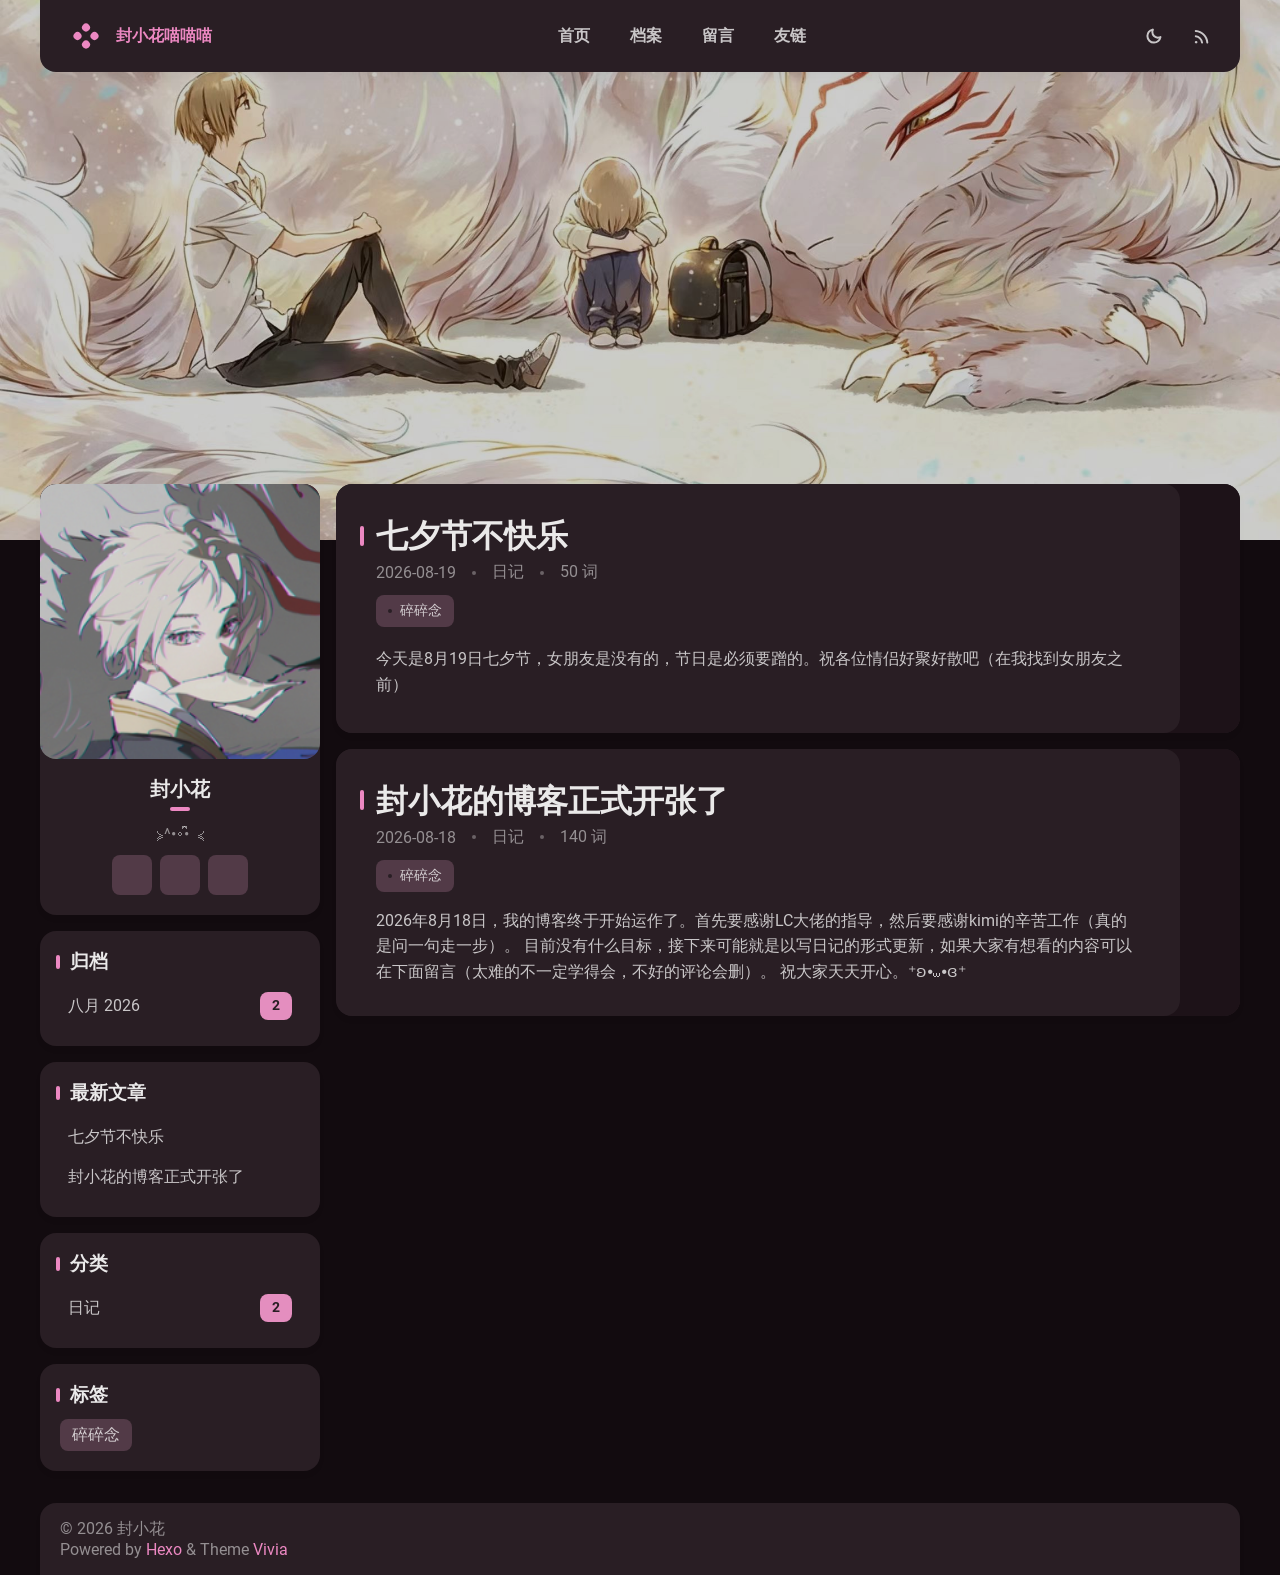
<file: index.html>
<!DOCTYPE html>


<html theme="dark" showBanner="true" hasBanner="true" > 
<link href="https://cdn.staticfile.org/font-awesome/6.4.2/css/fontawesome.min.css" rel="stylesheet">
<link href="https://cdn.staticfile.org/font-awesome/6.4.2/css/brands.min.css" rel="stylesheet">
<link href="https://cdn.staticfile.org/font-awesome/6.4.2/css/solid.min.css" rel="stylesheet">
<script src="/js/color.global.min.js" ></script>
<script src="/js/load-settings.js" ></script>
<head>
  <meta charset="utf-8">
  
  
  

  
  <title>封小花喵喵喵</title>
  <meta name="viewport" content="width=device-width, initial-scale=1, shrink-to-fit=no">

  <link rel="preload" href="/css/fonts/Roboto-Regular.ttf" as="font" type="font/ttf" crossorigin="anonymous">
  <link rel="preload" href="/css/fonts/Roboto-Bold.ttf" as="font" type="font/ttf" crossorigin="anonymous">

  <meta name="description" content="fxh">
<meta property="og:type" content="website">
<meta property="og:title" content="封小花喵喵喵">
<meta property="og:url" content="https://fengxiaohua.cn/index.html">
<meta property="og:site_name" content="封小花喵喵喵">
<meta property="og:description" content="fxh">
<meta property="og:locale" content="zh_CN">
<meta property="article:author" content="封小花">
<meta property="article:tag" content="void20061128">
<meta name="twitter:card" content="summary">
  
    <link rel="alternate" href="atom.xml" title="封小花喵喵喵" type="application/atom+xml">
  
  
    <link rel="shortcut icon" href="/images/%E7%BD%91%E9%A1%B5.png">
  
  
    <link
      rel="stylesheet"
      href="https://cdn.staticfile.net/waline/3.0.0-alpha.9/waline.css"
    />
  
  
<link rel="stylesheet" href="css/style.css">

<meta name="generator" content="Hexo 8.1.2"></head>

<body>
  
  
    
<div id="banner" class=" is_home ">
  <img src="/images/%E6%A8%AA%E5%B9%85.jpg" itemprop="image">
  <div id="banner-dim"></div>
</div>
 
   
  <div id="main-grid" class="  ">
    <div id="nav" class=" is_home "  >
      <navbar id="navbar">
  <nav id="title-nav">
    <a href="index.html">
      <div id="vivia-logo">
        <div class="dot"></div>
        <div class="dot"></div>
        <div class="dot"></div>
        <div class="dot"></div>
      </div>
      <div>封小花喵喵喵 </div>
    </a>
  </nav>
  <nav id="main-nav">
    
      <a class="main-nav-link" href="index.html">首页</a>
    
      <a class="main-nav-link" href="/archives">档案</a>
    
      <a class="main-nav-link" href="/about">留言</a>
    
      <a class="main-nav-link" href="/links">友链</a>
    
  </nav>
  <nav id="sub-nav">
    <a id="theme-btn" class="nav-icon">
      <span class="light-mode-icon"><svg xmlns="http://www.w3.org/2000/svg" height="20" viewBox="0 -960 960 960" width="20"><path d="M438.5-829.913v-48q0-17.452 11.963-29.476 11.964-12.024 29.326-12.024 17.363 0 29.537 12.024t12.174 29.476v48q0 17.452-11.963 29.476-11.964 12.024-29.326 12.024-17.363 0-29.537-12.024T438.5-829.913Zm0 747.826v-48q0-17.452 11.963-29.476 11.964-12.024 29.326-12.024 17.363 0 29.537 12.024t12.174 29.476v48q0 17.452-11.963 29.476-11.964 12.024-29.326 12.024-17.363 0-29.537-12.024T438.5-82.087ZM877.913-438.5h-48q-17.452 0-29.476-11.963-12.024-11.964-12.024-29.326 0-17.363 12.024-29.537t29.476-12.174h48q17.452 0 29.476 11.963 12.024 11.964 12.024 29.326 0 17.363-12.024 29.537T877.913-438.5Zm-747.826 0h-48q-17.452 0-29.476-11.963-12.024-11.964-12.024-29.326 0-17.363 12.024-29.537T82.087-521.5h48q17.452 0 29.476 11.963 12.024 11.964 12.024 29.326 0 17.363-12.024 29.537T130.087-438.5Zm660.174-290.87-34.239 32q-12.913 12.674-29.565 12.174-16.653-.5-29.327-13.174-12.674-12.673-12.554-28.826.12-16.152 12.794-28.826l33-35q12.913-12.674 30.454-12.674t30.163 12.847q12.709 12.846 12.328 30.826-.38 17.98-13.054 30.653ZM262.63-203.978l-32 34q-12.913 12.674-30.454 12.674t-30.163-12.847q-12.709-12.846-12.328-30.826.38-17.98 13.054-30.653l33.239-31q12.913-12.674 29.565-12.174 16.653.5 29.327 13.174 12.674 12.673 12.554 28.826-.12 16.152-12.794 28.826Zm466.74 33.239-32-33.239q-12.674-12.913-12.174-29.565.5-16.653 13.174-29.327 12.673-12.674 28.826-13.054 16.152-.38 28.826 12.294l35 33q12.674 12.913 12.674 30.454t-12.847 30.163q-12.846 12.709-30.826 12.328-17.98-.38-30.653-13.054ZM203.978-697.37l-34-33q-12.674-12.913-13.174-29.945-.5-17.033 12.174-29.707t31.326-13.293q18.653-.62 31.326 13.054l32 34.239q11.674 12.913 11.174 29.565-.5 16.653-13.174 29.327-12.673 12.674-28.826 12.554-16.152-.12-28.826-12.794ZM480-240q-100 0-170-70t-70-170q0-100 70-170t170-70q100 0 170 70t70 170q0 100-70 170t-170 70Zm-.247-82q65.703 0 111.475-46.272Q637-414.544 637-480.247t-45.525-111.228Q545.95-637 480.247-637t-111.475 45.525Q323-545.95 323-480.247t45.525 111.975Q414.05-322 479.753-322ZM481-481Z"/></svg></span>
      <span class="dark-mode-icon"><svg xmlns="http://www.w3.org/2000/svg" height="20" viewBox="0 -960 960 960" width="20"><path d="M480.239-116.413q-152.63 0-258.228-105.478Q116.413-327.37 116.413-480q0-130.935 77.739-227.435t206.304-125.043q43.022-9.631 63.87 10.869t3.478 62.805q-8.891 22.043-14.315 44.463-5.424 22.42-5.424 46.689 0 91.694 64.326 155.879 64.325 64.186 156.218 64.186 24.369 0 46.978-4.946 22.609-4.945 44.413-14.076 42.826-17.369 62.967 1.142 20.142 18.511 10.511 61.054Q807.174-280 712.63-198.206q-94.543 81.793-232.391 81.793Zm0-95q79.783 0 143.337-40.217 63.554-40.218 95.793-108.283-15.608 4.044-31.097 5.326-15.49 1.283-31.859.805-123.706-4.066-210.777-90.539-87.071-86.473-91.614-212.092-.24-16.369.923-31.978 1.164-15.609 5.446-30.978-67.826 32.478-108.282 96.152Q211.652-559.543 211.652-480q0 111.929 78.329 190.258 78.329 78.329 190.258 78.329ZM466.13-465.891Z"/></svg></span>
    </a>
    
      <a id="nav-rss-link" class="nav-icon mobile-hide" href="/atom.xml" title="RSS 订阅">
        <svg xmlns="http://www.w3.org/2000/svg" height="20" viewBox="0 -960 960 960" width="20"><path d="M198-120q-25.846 0-44.23-18.384-18.384-18.385-18.384-44.23 0-25.846 18.384-44.23 18.384-18.385 44.23-18.385 25.846 0 44.23 18.385 18.384 18.384 18.384 44.23 0 25.845-18.384 44.23Q223.846-120 198-120Zm538.385 0q-18.846 0-32.923-13.769-14.076-13.769-15.922-33.23-8.692-100.616-51.077-188.654-42.385-88.039-109.885-155.539-67.5-67.501-155.539-109.885Q283-663.462 182.385-672.154q-19.461-1.846-33.23-16.23-13.769-14.385-13.769-33.846t14.076-32.922q14.077-13.461 32.923-12.23 120.076 8.692 226.038 58.768 105.961 50.077 185.73 129.846 79.769 79.769 129.846 185.731 50.077 105.961 58.769 226.038 1.231 18.846-12.538 32.922Q756.461-120 736.385-120Zm-252 0q-18.231 0-32.423-13.461t-18.653-33.538Q418.155-264.23 348.886-333.5q-69.27-69.27-166.501-84.423-20.077-4.462-33.538-18.961-13.461-14.5-13.461-33.346 0-19.076 13.884-33.23 13.884-14.153 33.115-10.922 136.769 15.384 234.384 112.999 97.615 97.615 112.999 234.384 3.231 19.23-10.538 33.115Q505.461-120 484.385-120Z"/></svg>
      </a>
    
    <div id="nav-menu-btn" class="nav-icon">
      <svg xmlns="http://www.w3.org/2000/svg" height="20" viewBox="0 -960 960 960" width="20"><path d="M177.37-252.282q-17.453 0-29.477-11.964-12.024-11.963-12.024-29.326t12.024-29.537q12.024-12.174 29.477-12.174h605.26q17.453 0 29.477 11.964 12.024 11.963 12.024 29.326t-12.024 29.537q-12.024 12.174-29.477 12.174H177.37Zm0-186.218q-17.453 0-29.477-11.963-12.024-11.964-12.024-29.326 0-17.363 12.024-29.537T177.37-521.5h605.26q17.453 0 29.477 11.963 12.024 11.964 12.024 29.326 0 17.363-12.024 29.537T782.63-438.5H177.37Zm0-186.217q-17.453 0-29.477-11.964-12.024-11.963-12.024-29.326t12.024-29.537q12.024-12.174 29.477-12.174h605.26q17.453 0 29.477 11.964 12.024 11.963 12.024 29.326t-12.024 29.537q-12.024 12.174-29.477 12.174H177.37Z"/></svg>
    </div>
  </nav>
</navbar>
<div id="nav-dropdown" class="hidden">
  <div id="dropdown-link-list">
    
      <a class="nav-dropdown-link" href="index.html">首页</a>
    
      <a class="nav-dropdown-link" href="/archives">档案</a>
    
      <a class="nav-dropdown-link" href="/about">留言</a>
    
      <a class="nav-dropdown-link" href="/links">友链</a>
    
    
      <a class="nav-dropdown-link" href="/atom.xml" title="RSS 订阅">RSS</a>
     
    </div>
</div>
<script>
  let dropdownBtn = document.getElementById("nav-menu-btn");
  let dropdownEle = document.getElementById("nav-dropdown");
  dropdownBtn.onclick = function() {
    dropdownEle.classList.toggle("hidden");
  }
</script>
    </div>
    <div id="sidebar-wrapper">
      <sidebar id="sidebar">
  
    <div class="widget-wrap">
  <div class="info-card">
    <div class="avatar">
      
        <image src=/images/%E5%A4%B4%E5%83%8F1.png></image>
      
      <div class="img-dim"></div>
    </div>
    <div class="info">
      <div class="username">封小花 </div>
      <div class="dot"></div>
      <div class="subtitle">≽^•༚• ྀི≼ </div>
      <div class="link-list">
        
          <a class="link-btn" target="_blank" rel="noopener" href="https://twitter.com" title="twitter"><i class="fa-brands fa-twitter"></i></a>
        
          <a class="link-btn" target="_blank" rel="noopener" href="https://store.steampowered.com" title="Steam"><i class="fa-brands fa-steam"></i></a>
        
          <a class="link-btn" target="_blank" rel="noopener" href="https://github.com" title="GitHub"><i class="fa-brands fa-github"></i></a>
         
      </div>  
    </div>
  </div>
</div>

  
    
  <div class="widget-wrap">
    <div class="widget">
      <h3 class="widget-title">归档</h3>
      
      
        <a class="archive-link" href="/archives/2026/08 ">
          八月 2026 
          <div class="archive-count">2 </div>
        </a>
      
    </div>
  </div>


  
    
  <div class="widget-wrap">
    <div class="widget">
      <h3 class="widget-title">最新文章</h3>
      <ul>
        
          <a class="recent-link" href="2026/08/19/%E4%B8%83%E5%A4%95/" title="七夕节不快乐" >
            <div class="recent-link-text">
              七夕节不快乐
            </div>
          </a>
        
          <a class="recent-link" href="2026/08/18/hello-world/" title="封小花的博客正式开张了" >
            <div class="recent-link-text">
              封小花的博客正式开张了
            </div>
          </a>
        
      </ul>
    </div>
  </div>

  
  <div class="sticky">
    
      


  <div class="widget-wrap">
    <div class="widget">
      <h3 class="widget-title">分类</h3>
      <div class="category-box">
    <a class="category-link" href="/categories/%E6%97%A5%E8%AE%B0/">
        日记
        <div class="category-count">2</div>
    </a>
    </div>
    </div>
  </div>


    
      
  <div class="widget-wrap">
    <div class="widget">
      <h3 class="widget-title">标签</h3>
      <ul class="widget-tag-list" itemprop="keywords"><li class="widget-tag-list-item"><a class="widget-tag-list-link" href="tags/%E7%A2%8E%E7%A2%8E%E5%BF%B5/" rel="tag">碎碎念</a></li></ul>
    </div>
  </div>


    
  </div>
</sidebar>
    </div>
    <div id="content-body">
      
   


<article id="post-七夕" class="h-entry article article-type-post" itemprop="blogPost" itemscope itemtype="https://schema.org/BlogPosting">
   
  <div class="article-inner">
    <div class="article-main">
      <header class="article-header">
        
<div class="main-title-bar">
  <div class="main-title-dot"></div>
  
    
      <h1 itemprop="name">
        <a class="p-name article-title" href="2026/08/19/%E4%B8%83%E5%A4%95/">七夕节不快乐</a>
      </h1>
    
  
</div>

        <div class='meta-info-bar'>
          <div class="meta-info">
  <time class="dt-published" datetime="2026-08-18T16:00:00.000Z" itemprop="datePublished">2026-08-19</time>
</div>
          <div class="need-seperator meta-info">
            <div class="meta-cate-flex">
  
  <a class="meta-cate-link" href="categories/%E6%97%A5%E8%AE%B0/">日记</a>
   
</div>
  
          </div>
          <div class="wordcount need-seperator meta-info">
            50 词 
          </div>
        </div>
        
  <ul class="article-tag-list" itemprop="keywords"><li class="article-tag-list-item"><a class="article-tag-list-link" href="tags/%E7%A2%8E%E7%A2%8E%E5%BF%B5/" rel="tag">碎碎念</a></li></ul>

      </header>
      <div class="e-content article-entry" itemprop="articleBody">
        
          <p>今天是8月19日七夕节，女朋友是没有的，节日是必须要蹭的。祝各位情侣好聚好散吧（在我找到女朋友之前）</p>
        
      </div>

         
    </div>
    
     
    <a class="right-panel  non-pic  "
      
      href="2026/08/19/%E4%B8%83%E5%A4%95/" 
    >
       
      <i class="fa-solid fa-angle-right non-pic"></i>
       
    </a>
     
  </div>
  
</article>







   


<article id="post-hello-world" class="h-entry article article-type-post" itemprop="blogPost" itemscope itemtype="https://schema.org/BlogPosting">
   
  <div class="article-inner">
    <div class="article-main">
      <header class="article-header">
        
<div class="main-title-bar">
  <div class="main-title-dot"></div>
  
    
      <h1 itemprop="name">
        <a class="p-name article-title" href="2026/08/18/hello-world/">封小花的博客正式开张了</a>
      </h1>
    
  
</div>

        <div class='meta-info-bar'>
          <div class="meta-info">
  <time class="dt-published" datetime="2026-08-17T16:00:00.000Z" itemprop="datePublished">2026-08-18</time>
</div>
          <div class="need-seperator meta-info">
            <div class="meta-cate-flex">
  
  <a class="meta-cate-link" href="categories/%E6%97%A5%E8%AE%B0/">日记</a>
   
</div>
  
          </div>
          <div class="wordcount need-seperator meta-info">
            140 词 
          </div>
        </div>
        
  <ul class="article-tag-list" itemprop="keywords"><li class="article-tag-list-item"><a class="article-tag-list-link" href="tags/%E7%A2%8E%E7%A2%8E%E5%BF%B5/" rel="tag">碎碎念</a></li></ul>

      </header>
      <div class="e-content article-entry" itemprop="articleBody">
        
          <div class="truncate-text">
            
              
     2026年8月18日，我的博客终于开始运作了。首先要感谢LC大佬的指导，然后要感谢kimi的辛苦工作（真的是问一句走一步）。
目前没有什么目标，接下来可能就是以写日记的形式更新，如果大家有想看的内容可以在下面留言（太难的不一定学得会，不好的评论会删）。
祝大家天天开心。⁺ʚ⦁⩊⦁ɞ⁺

            
          </div>
        
      </div>

         
    </div>
    
     
    <a class="right-panel  non-pic  "
      
      href="2026/08/18/hello-world/" 
    >
       
      <i class="fa-solid fa-angle-right non-pic"></i>
       
    </a>
     
  </div>
  
</article>









    </div>
    <div id="footer-wrapper">
      <footer id="footer">
  
  <div id="footer-info" class="inner">
    
    &copy; 2026 封小花<br>
    Powered by <a href="https://hexo.io/" target="_blank">Hexo</a> & Theme <a target="_blank" rel="noopener" href="https://github.com/saicaca/hexo-theme-vivia">Vivia</a>
  </div>
</footer>

    </div>
    <div class="back-to-top-wrapper">
    <button id="back-to-top-btn" class="back-to-top-btn hide" onclick="topFunction()">
        <i class="fa-solid fa-angle-up"></i>
    </button>
</div>

<script>
    function topFunction() {
        window.scroll({ top: 0, behavior: 'smooth' });
    }
    let btn = document.getElementById('back-to-top-btn');
    function scrollFunction() {
        if (document.body.scrollTop > 600 || document.documentElement.scrollTop > 600) {
            btn.classList.remove('hide')
        } else {
            btn.classList.add('hide')
        }
    }
    window.onscroll = function() {
        scrollFunction();
    }
</script>

  </div>
  <script src="/js/light-dark-switch.js"></script>
<script>(function (w, d, s, id) {
            if (typeof (w.webpushr) !== 'undefined') return; w.webpushr = w.webpushr || function () { (w.webpushr.q = w.webpushr.q || []).push(arguments) }; var js, fjs = d.getElementsByTagName(s)[0]; js = d.createElement(s); js.id = id; js.async = 1; js.src = "https://cdn.webpushr.com/app.min.js";fjs.parentNode.appendChild(js);}(window, document, 'script', 'webpushr-jssdk'));webpushr('setup', { 'key': 'BFV5QAP4UYq4BC2spqnyg6X8WooGYAGuu01cC_p77sBS0IM3YbCQ2hswf-38SOPdydt_V6vYXEDNL6Tbpznz7I0' });</script></body>
</html>
</file>
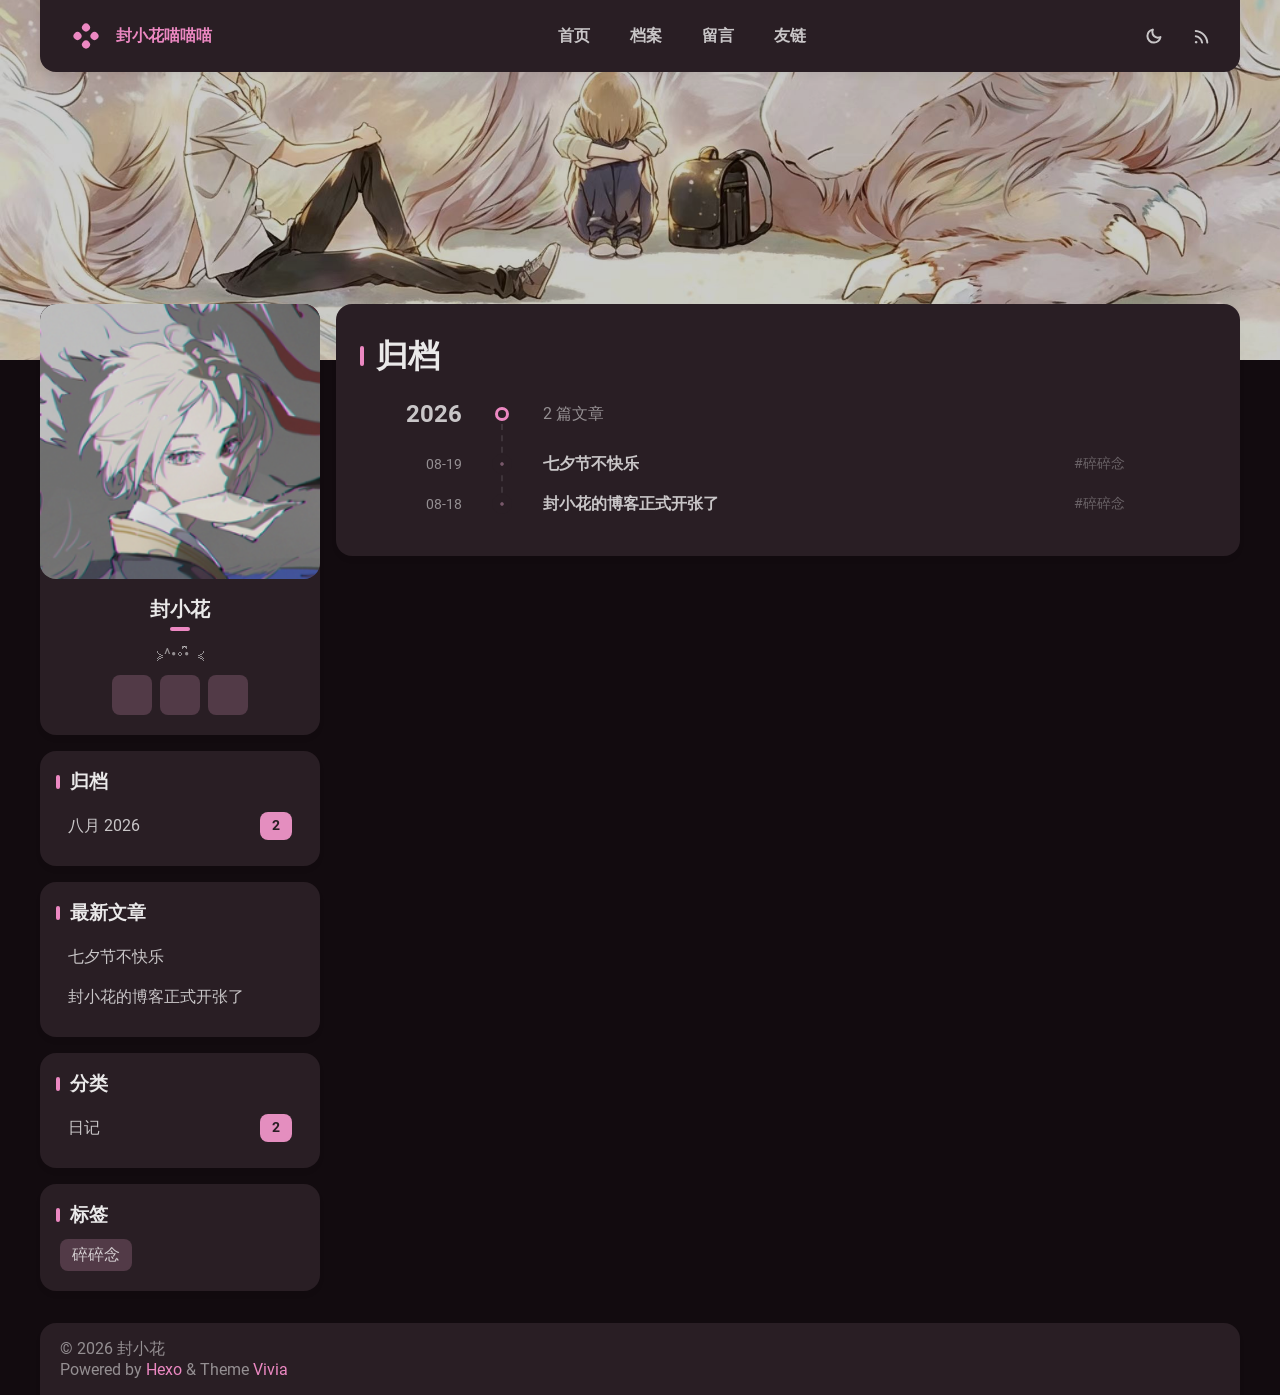
<file: archives/index.html>
<!DOCTYPE html>


<html theme="dark" showBanner="true" hasBanner="true" > 
<link href="https://cdn.staticfile.org/font-awesome/6.4.2/css/fontawesome.min.css" rel="stylesheet">
<link href="https://cdn.staticfile.org/font-awesome/6.4.2/css/brands.min.css" rel="stylesheet">
<link href="https://cdn.staticfile.org/font-awesome/6.4.2/css/solid.min.css" rel="stylesheet">
<script src="../js/color.global.min.js" ></script>
<script src="../js/load-settings.js" ></script>
<head>
  <meta charset="utf-8">
  
  
  

  
  <title>归档 | 封小花喵喵喵</title>
  <meta name="viewport" content="width=device-width, initial-scale=1, shrink-to-fit=no">

  <link rel="preload" href="../css/fonts/Roboto-Regular.ttf" as="font" type="font/ttf" crossorigin="anonymous">
  <link rel="preload" href="../css/fonts/Roboto-Bold.ttf" as="font" type="font/ttf" crossorigin="anonymous">

  <meta name="description" content="fxh">
<meta property="og:type" content="website">
<meta property="og:title" content="封小花喵喵喵">
<meta property="og:url" content="https://fengxiaohua.cn/archives/index.html">
<meta property="og:site_name" content="封小花喵喵喵">
<meta property="og:description" content="fxh">
<meta property="og:locale" content="zh_CN">
<meta property="article:author" content="封小花">
<meta property="article:tag" content="void20061128">
<meta name="twitter:card" content="summary">
  
    <link rel="alternate" href="../atom.xml" title="封小花喵喵喵" type="application/atom+xml">
  
  
    <link rel="shortcut icon" href="../images/%E7%BD%91%E9%A1%B5.png">
  
  
    <link
      rel="stylesheet"
      href="https://cdn.staticfile.net/waline/3.0.0-alpha.9/waline.css"
    />
  
  
<link rel="stylesheet" href="../css/style.css">

<meta name="generator" content="Hexo 8.1.2"></head>

<body>
  
  
    
<div id="banner" class="">
  <img src="../images/%E6%A8%AA%E5%B9%85.jpg" itemprop="image">
  <div id="banner-dim"></div>
</div>
 
   
  <div id="main-grid" class="  ">
    <div id="nav" class=""  >
      <navbar id="navbar">
  <nav id="title-nav">
    <a href="../index.html">
      <div id="vivia-logo">
        <div class="dot"></div>
        <div class="dot"></div>
        <div class="dot"></div>
        <div class="dot"></div>
      </div>
      <div>封小花喵喵喵 </div>
    </a>
  </nav>
  <nav id="main-nav">
    
      <a class="main-nav-link" href="../index.html">首页</a>
    
      <a class="main-nav-link" href="../archives">档案</a>
    
      <a class="main-nav-link" href="../about">留言</a>
    
      <a class="main-nav-link" href="../links">友链</a>
    
  </nav>
  <nav id="sub-nav">
    <a id="theme-btn" class="nav-icon">
      <span class="light-mode-icon"><svg xmlns="http://www.w3.org/2000/svg" height="20" viewBox="0 -960 960 960" width="20"><path d="M438.5-829.913v-48q0-17.452 11.963-29.476 11.964-12.024 29.326-12.024 17.363 0 29.537 12.024t12.174 29.476v48q0 17.452-11.963 29.476-11.964 12.024-29.326 12.024-17.363 0-29.537-12.024T438.5-829.913Zm0 747.826v-48q0-17.452 11.963-29.476 11.964-12.024 29.326-12.024 17.363 0 29.537 12.024t12.174 29.476v48q0 17.452-11.963 29.476-11.964 12.024-29.326 12.024-17.363 0-29.537-12.024T438.5-82.087ZM877.913-438.5h-48q-17.452 0-29.476-11.963-12.024-11.964-12.024-29.326 0-17.363 12.024-29.537t29.476-12.174h48q17.452 0 29.476 11.963 12.024 11.964 12.024 29.326 0 17.363-12.024 29.537T877.913-438.5Zm-747.826 0h-48q-17.452 0-29.476-11.963-12.024-11.964-12.024-29.326 0-17.363 12.024-29.537T82.087-521.5h48q17.452 0 29.476 11.963 12.024 11.964 12.024 29.326 0 17.363-12.024 29.537T130.087-438.5Zm660.174-290.87-34.239 32q-12.913 12.674-29.565 12.174-16.653-.5-29.327-13.174-12.674-12.673-12.554-28.826.12-16.152 12.794-28.826l33-35q12.913-12.674 30.454-12.674t30.163 12.847q12.709 12.846 12.328 30.826-.38 17.98-13.054 30.653ZM262.63-203.978l-32 34q-12.913 12.674-30.454 12.674t-30.163-12.847q-12.709-12.846-12.328-30.826.38-17.98 13.054-30.653l33.239-31q12.913-12.674 29.565-12.174 16.653.5 29.327 13.174 12.674 12.673 12.554 28.826-.12 16.152-12.794 28.826Zm466.74 33.239-32-33.239q-12.674-12.913-12.174-29.565.5-16.653 13.174-29.327 12.673-12.674 28.826-13.054 16.152-.38 28.826 12.294l35 33q12.674 12.913 12.674 30.454t-12.847 30.163q-12.846 12.709-30.826 12.328-17.98-.38-30.653-13.054ZM203.978-697.37l-34-33q-12.674-12.913-13.174-29.945-.5-17.033 12.174-29.707t31.326-13.293q18.653-.62 31.326 13.054l32 34.239q11.674 12.913 11.174 29.565-.5 16.653-13.174 29.327-12.673 12.674-28.826 12.554-16.152-.12-28.826-12.794ZM480-240q-100 0-170-70t-70-170q0-100 70-170t170-70q100 0 170 70t70 170q0 100-70 170t-170 70Zm-.247-82q65.703 0 111.475-46.272Q637-414.544 637-480.247t-45.525-111.228Q545.95-637 480.247-637t-111.475 45.525Q323-545.95 323-480.247t45.525 111.975Q414.05-322 479.753-322ZM481-481Z"/></svg></span>
      <span class="dark-mode-icon"><svg xmlns="http://www.w3.org/2000/svg" height="20" viewBox="0 -960 960 960" width="20"><path d="M480.239-116.413q-152.63 0-258.228-105.478Q116.413-327.37 116.413-480q0-130.935 77.739-227.435t206.304-125.043q43.022-9.631 63.87 10.869t3.478 62.805q-8.891 22.043-14.315 44.463-5.424 22.42-5.424 46.689 0 91.694 64.326 155.879 64.325 64.186 156.218 64.186 24.369 0 46.978-4.946 22.609-4.945 44.413-14.076 42.826-17.369 62.967 1.142 20.142 18.511 10.511 61.054Q807.174-280 712.63-198.206q-94.543 81.793-232.391 81.793Zm0-95q79.783 0 143.337-40.217 63.554-40.218 95.793-108.283-15.608 4.044-31.097 5.326-15.49 1.283-31.859.805-123.706-4.066-210.777-90.539-87.071-86.473-91.614-212.092-.24-16.369.923-31.978 1.164-15.609 5.446-30.978-67.826 32.478-108.282 96.152Q211.652-559.543 211.652-480q0 111.929 78.329 190.258 78.329 78.329 190.258 78.329ZM466.13-465.891Z"/></svg></span>
    </a>
    
      <a id="nav-rss-link" class="nav-icon mobile-hide" href="../atom.xml" title="RSS 订阅">
        <svg xmlns="http://www.w3.org/2000/svg" height="20" viewBox="0 -960 960 960" width="20"><path d="M198-120q-25.846 0-44.23-18.384-18.384-18.385-18.384-44.23 0-25.846 18.384-44.23 18.384-18.385 44.23-18.385 25.846 0 44.23 18.385 18.384 18.384 18.384 44.23 0 25.845-18.384 44.23Q223.846-120 198-120Zm538.385 0q-18.846 0-32.923-13.769-14.076-13.769-15.922-33.23-8.692-100.616-51.077-188.654-42.385-88.039-109.885-155.539-67.5-67.501-155.539-109.885Q283-663.462 182.385-672.154q-19.461-1.846-33.23-16.23-13.769-14.385-13.769-33.846t14.076-32.922q14.077-13.461 32.923-12.23 120.076 8.692 226.038 58.768 105.961 50.077 185.73 129.846 79.769 79.769 129.846 185.731 50.077 105.961 58.769 226.038 1.231 18.846-12.538 32.922Q756.461-120 736.385-120Zm-252 0q-18.231 0-32.423-13.461t-18.653-33.538Q418.155-264.23 348.886-333.5q-69.27-69.27-166.501-84.423-20.077-4.462-33.538-18.961-13.461-14.5-13.461-33.346 0-19.076 13.884-33.23 13.884-14.153 33.115-10.922 136.769 15.384 234.384 112.999 97.615 97.615 112.999 234.384 3.231 19.23-10.538 33.115Q505.461-120 484.385-120Z"/></svg>
      </a>
    
    <div id="nav-menu-btn" class="nav-icon">
      <svg xmlns="http://www.w3.org/2000/svg" height="20" viewBox="0 -960 960 960" width="20"><path d="M177.37-252.282q-17.453 0-29.477-11.964-12.024-11.963-12.024-29.326t12.024-29.537q12.024-12.174 29.477-12.174h605.26q17.453 0 29.477 11.964 12.024 11.963 12.024 29.326t-12.024 29.537q-12.024 12.174-29.477 12.174H177.37Zm0-186.218q-17.453 0-29.477-11.963-12.024-11.964-12.024-29.326 0-17.363 12.024-29.537T177.37-521.5h605.26q17.453 0 29.477 11.963 12.024 11.964 12.024 29.326 0 17.363-12.024 29.537T782.63-438.5H177.37Zm0-186.217q-17.453 0-29.477-11.964-12.024-11.963-12.024-29.326t12.024-29.537q12.024-12.174 29.477-12.174h605.26q17.453 0 29.477 11.964 12.024 11.963 12.024 29.326t-12.024 29.537q-12.024 12.174-29.477 12.174H177.37Z"/></svg>
    </div>
  </nav>
</navbar>
<div id="nav-dropdown" class="hidden">
  <div id="dropdown-link-list">
    
      <a class="nav-dropdown-link" href="../index.html">首页</a>
    
      <a class="nav-dropdown-link" href="../archives">档案</a>
    
      <a class="nav-dropdown-link" href="../about">留言</a>
    
      <a class="nav-dropdown-link" href="../links">友链</a>
    
    
      <a class="nav-dropdown-link" href="../atom.xml" title="RSS 订阅">RSS</a>
     
    </div>
</div>
<script>
  let dropdownBtn = document.getElementById("nav-menu-btn");
  let dropdownEle = document.getElementById("nav-dropdown");
  dropdownBtn.onclick = function() {
    dropdownEle.classList.toggle("hidden");
  }
</script>
    </div>
    <div id="sidebar-wrapper">
      <sidebar id="sidebar">
  
    <div class="widget-wrap">
  <div class="info-card">
    <div class="avatar">
      
        <image src=../images/%E5%A4%B4%E5%83%8F1.png></image>
      
      <div class="img-dim"></div>
    </div>
    <div class="info">
      <div class="username">封小花 </div>
      <div class="dot"></div>
      <div class="subtitle">≽^•༚• ྀི≼ </div>
      <div class="link-list">
        
          <a class="link-btn" target="_blank" rel="noopener" href="https://twitter.com" title="twitter"><i class="fa-brands fa-twitter"></i></a>
        
          <a class="link-btn" target="_blank" rel="noopener" href="https://store.steampowered.com" title="Steam"><i class="fa-brands fa-steam"></i></a>
        
          <a class="link-btn" target="_blank" rel="noopener" href="https://github.com" title="GitHub"><i class="fa-brands fa-github"></i></a>
         
      </div>  
    </div>
  </div>
</div>

  
    
  <div class="widget-wrap">
    <div class="widget">
      <h3 class="widget-title">归档</h3>
      
      
        <a class="archive-link" href="../archives/2026/08 ">
          八月 2026 
          <div class="archive-count">2 </div>
        </a>
      
    </div>
  </div>


  
    
  <div class="widget-wrap">
    <div class="widget">
      <h3 class="widget-title">最新文章</h3>
      <ul>
        
          <a class="recent-link" href="../2026/08/19/%E4%B8%83%E5%A4%95/" title="七夕节不快乐" >
            <div class="recent-link-text">
              七夕节不快乐
            </div>
          </a>
        
          <a class="recent-link" href="../2026/08/18/hello-world/" title="封小花的博客正式开张了" >
            <div class="recent-link-text">
              封小花的博客正式开张了
            </div>
          </a>
        
      </ul>
    </div>
  </div>

  
  <div class="sticky">
    
      


  <div class="widget-wrap">
    <div class="widget">
      <h3 class="widget-title">分类</h3>
      <div class="category-box">
    <a class="category-link" href="/categories/%E6%97%A5%E8%AE%B0/">
        日记
        <div class="category-count">2</div>
    </a>
    </div>
    </div>
  </div>


    
      
  <div class="widget-wrap">
    <div class="widget">
      <h3 class="widget-title">标签</h3>
      <ul class="widget-tag-list" itemprop="keywords"><li class="widget-tag-list-item"><a class="widget-tag-list-link" href="../tags/%E7%A2%8E%E7%A2%8E%E5%BF%B5/" rel="tag">碎碎念</a></li></ul>
    </div>
  </div>


    
  </div>
</sidebar>
    </div>
    <div id="content-body">
       

<div class="archive-main-card">
    <div class="archive-top">
      <div class="main-title-bar">
        <div class="main-title-dot"></div>
        <h1 class="article-title">归档</h1>
      </div>    
    </div>
    
    
      
      
        
        <div class="year-line">
            <div class="year-num">2026</div>
            <div class="dot-wrapper">
                <div class="dot"></div>
            </div>
            <div class="article-count">2 篇文章</div>
        </div>
      
      <a class="archive-article-link" href="../2026/08/19/%E4%B8%83%E5%A4%95/" title="七夕节不快乐">
        <div class="date">08-19</div>
        <div class="line">
            <div class="dot"></div>
        </div>
        <div class="title">
            <div class="title-inner">
                
                    七夕节不快乐
                
            </div>
        </div>
        <div class="tags">
            #碎碎念
        </div>
      </a>
    
      
      
      <a class="archive-article-link" href="../2026/08/18/hello-world/" title="封小花的博客正式开张了">
        <div class="date">08-18</div>
        <div class="line">
            <div class="dot"></div>
        </div>
        <div class="title">
            <div class="title-inner">
                
                    封小花的博客正式开张了
                
            </div>
        </div>
        <div class="tags">
            #碎碎念
        </div>
      </a>
    
  </div>
    </div>
    <div id="footer-wrapper">
      <footer id="footer">
  
  <div id="footer-info" class="inner">
    
    &copy; 2026 封小花<br>
    Powered by <a href="https://hexo.io/" target="_blank">Hexo</a> & Theme <a target="_blank" rel="noopener" href="https://github.com/saicaca/hexo-theme-vivia">Vivia</a>
  </div>
</footer>

    </div>
    <div class="back-to-top-wrapper">
    <button id="back-to-top-btn" class="back-to-top-btn hide" onclick="topFunction()">
        <i class="fa-solid fa-angle-up"></i>
    </button>
</div>

<script>
    function topFunction() {
        window.scroll({ top: 0, behavior: 'smooth' });
    }
    let btn = document.getElementById('back-to-top-btn');
    function scrollFunction() {
        if (document.body.scrollTop > 600 || document.documentElement.scrollTop > 600) {
            btn.classList.remove('hide')
        } else {
            btn.classList.add('hide')
        }
    }
    window.onscroll = function() {
        scrollFunction();
    }
</script>

  </div>
  <script src="../js/light-dark-switch.js"></script>
<script>(function (w, d, s, id) {
            if (typeof (w.webpushr) !== 'undefined') return; w.webpushr = w.webpushr || function () { (w.webpushr.q = w.webpushr.q || []).push(arguments) }; var js, fjs = d.getElementsByTagName(s)[0]; js = d.createElement(s); js.id = id; js.async = 1; js.src = "https://cdn.webpushr.com/app.min.js";fjs.parentNode.appendChild(js);}(window, document, 'script', 'webpushr-jssdk'));webpushr('setup', { 'key': 'BFV5QAP4UYq4BC2spqnyg6X8WooGYAGuu01cC_p77sBS0IM3YbCQ2hswf-38SOPdydt_V6vYXEDNL6Tbpznz7I0' });</script></body>
</html>
</file>
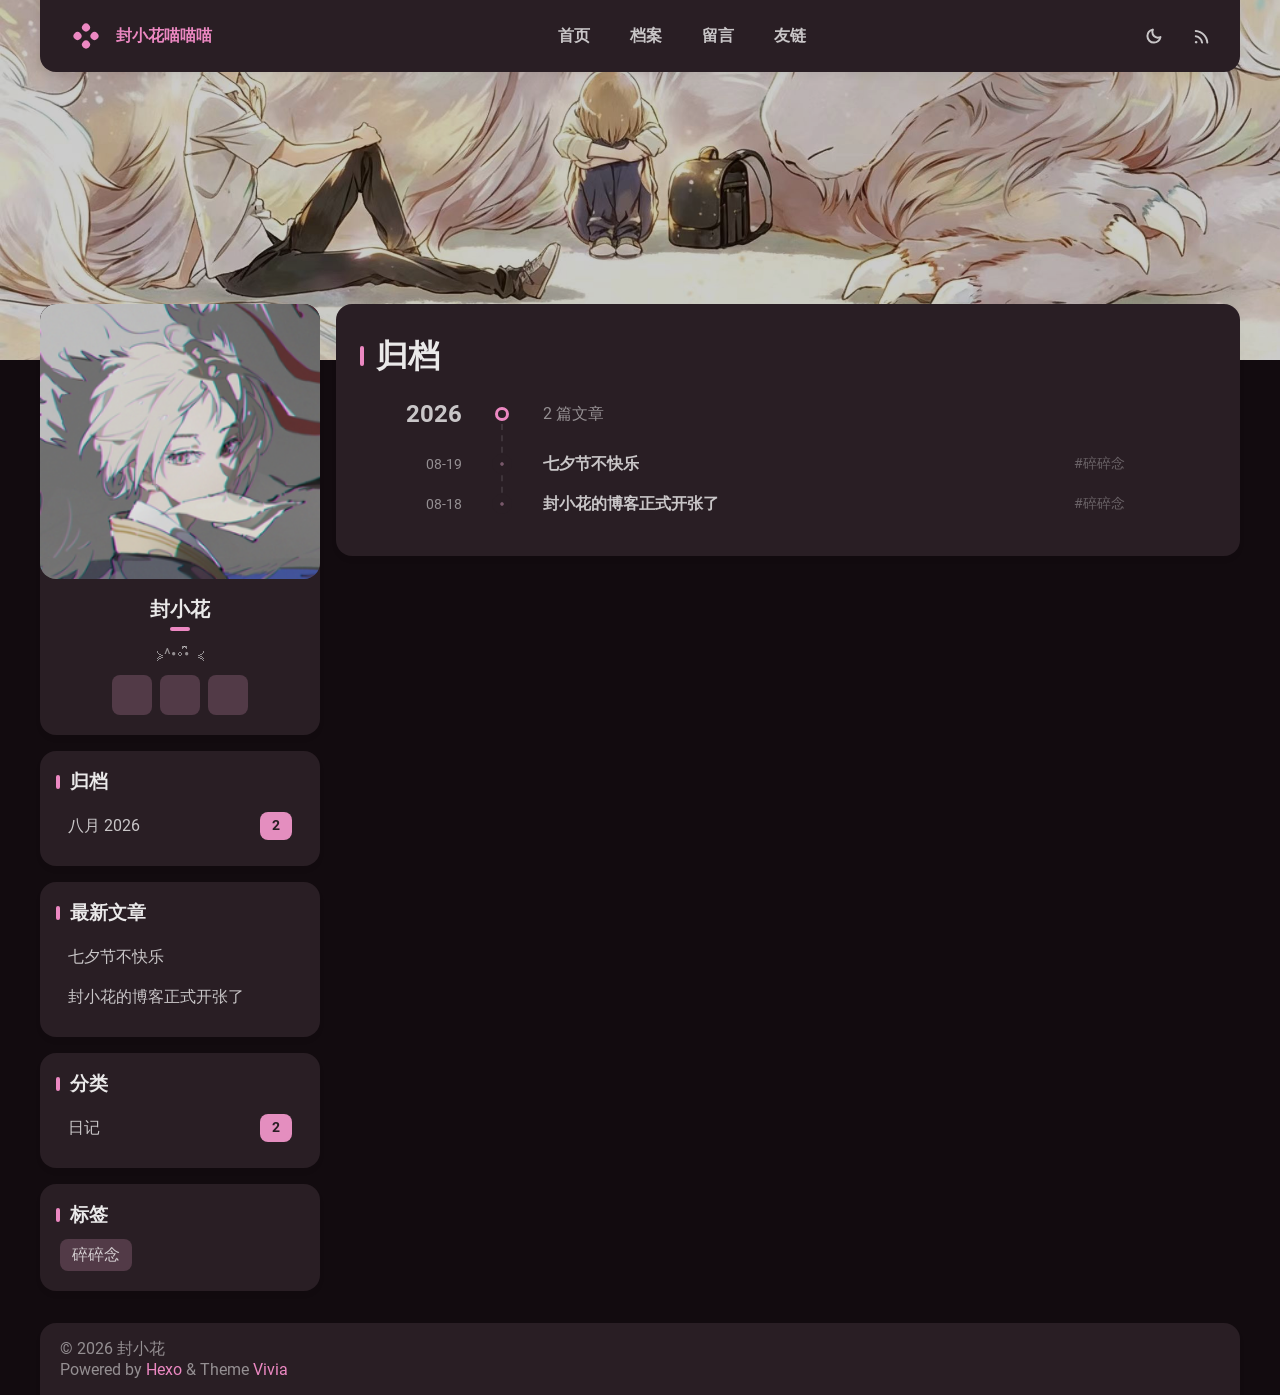
<file: archives/2026/index.html>
<!DOCTYPE html>


<html theme="dark" showBanner="true" hasBanner="true" > 
<link href="https://cdn.staticfile.org/font-awesome/6.4.2/css/fontawesome.min.css" rel="stylesheet">
<link href="https://cdn.staticfile.org/font-awesome/6.4.2/css/brands.min.css" rel="stylesheet">
<link href="https://cdn.staticfile.org/font-awesome/6.4.2/css/solid.min.css" rel="stylesheet">
<script src="../../js/color.global.min.js" ></script>
<script src="../../js/load-settings.js" ></script>
<head>
  <meta charset="utf-8">
  
  
  

  
  <title>归档: 2026 | 封小花喵喵喵</title>
  <meta name="viewport" content="width=device-width, initial-scale=1, shrink-to-fit=no">

  <link rel="preload" href="../../css/fonts/Roboto-Regular.ttf" as="font" type="font/ttf" crossorigin="anonymous">
  <link rel="preload" href="../../css/fonts/Roboto-Bold.ttf" as="font" type="font/ttf" crossorigin="anonymous">

  <meta name="description" content="fxh">
<meta property="og:type" content="website">
<meta property="og:title" content="封小花喵喵喵">
<meta property="og:url" content="https://fengxiaohua.cn/archives/2026/index.html">
<meta property="og:site_name" content="封小花喵喵喵">
<meta property="og:description" content="fxh">
<meta property="og:locale" content="zh_CN">
<meta property="article:author" content="封小花">
<meta property="article:tag" content="void20061128">
<meta name="twitter:card" content="summary">
  
    <link rel="alternate" href="../../atom.xml" title="封小花喵喵喵" type="application/atom+xml">
  
  
    <link rel="shortcut icon" href="../../images/%E7%BD%91%E9%A1%B5.png">
  
  
    <link
      rel="stylesheet"
      href="https://cdn.staticfile.net/waline/3.0.0-alpha.9/waline.css"
    />
  
  
<link rel="stylesheet" href="../../css/style.css">

<meta name="generator" content="Hexo 8.1.2"></head>

<body>
  
  
    
<div id="banner" class="">
  <img src="../../images/%E6%A8%AA%E5%B9%85.jpg" itemprop="image">
  <div id="banner-dim"></div>
</div>
 
   
  <div id="main-grid" class="  ">
    <div id="nav" class=""  >
      <navbar id="navbar">
  <nav id="title-nav">
    <a href="../../index.html">
      <div id="vivia-logo">
        <div class="dot"></div>
        <div class="dot"></div>
        <div class="dot"></div>
        <div class="dot"></div>
      </div>
      <div>封小花喵喵喵 </div>
    </a>
  </nav>
  <nav id="main-nav">
    
      <a class="main-nav-link" href="../../index.html">首页</a>
    
      <a class="main-nav-link" href="../../archives">档案</a>
    
      <a class="main-nav-link" href="../../about">留言</a>
    
      <a class="main-nav-link" href="../../links">友链</a>
    
  </nav>
  <nav id="sub-nav">
    <a id="theme-btn" class="nav-icon">
      <span class="light-mode-icon"><svg xmlns="http://www.w3.org/2000/svg" height="20" viewBox="0 -960 960 960" width="20"><path d="M438.5-829.913v-48q0-17.452 11.963-29.476 11.964-12.024 29.326-12.024 17.363 0 29.537 12.024t12.174 29.476v48q0 17.452-11.963 29.476-11.964 12.024-29.326 12.024-17.363 0-29.537-12.024T438.5-829.913Zm0 747.826v-48q0-17.452 11.963-29.476 11.964-12.024 29.326-12.024 17.363 0 29.537 12.024t12.174 29.476v48q0 17.452-11.963 29.476-11.964 12.024-29.326 12.024-17.363 0-29.537-12.024T438.5-82.087ZM877.913-438.5h-48q-17.452 0-29.476-11.963-12.024-11.964-12.024-29.326 0-17.363 12.024-29.537t29.476-12.174h48q17.452 0 29.476 11.963 12.024 11.964 12.024 29.326 0 17.363-12.024 29.537T877.913-438.5Zm-747.826 0h-48q-17.452 0-29.476-11.963-12.024-11.964-12.024-29.326 0-17.363 12.024-29.537T82.087-521.5h48q17.452 0 29.476 11.963 12.024 11.964 12.024 29.326 0 17.363-12.024 29.537T130.087-438.5Zm660.174-290.87-34.239 32q-12.913 12.674-29.565 12.174-16.653-.5-29.327-13.174-12.674-12.673-12.554-28.826.12-16.152 12.794-28.826l33-35q12.913-12.674 30.454-12.674t30.163 12.847q12.709 12.846 12.328 30.826-.38 17.98-13.054 30.653ZM262.63-203.978l-32 34q-12.913 12.674-30.454 12.674t-30.163-12.847q-12.709-12.846-12.328-30.826.38-17.98 13.054-30.653l33.239-31q12.913-12.674 29.565-12.174 16.653.5 29.327 13.174 12.674 12.673 12.554 28.826-.12 16.152-12.794 28.826Zm466.74 33.239-32-33.239q-12.674-12.913-12.174-29.565.5-16.653 13.174-29.327 12.673-12.674 28.826-13.054 16.152-.38 28.826 12.294l35 33q12.674 12.913 12.674 30.454t-12.847 30.163q-12.846 12.709-30.826 12.328-17.98-.38-30.653-13.054ZM203.978-697.37l-34-33q-12.674-12.913-13.174-29.945-.5-17.033 12.174-29.707t31.326-13.293q18.653-.62 31.326 13.054l32 34.239q11.674 12.913 11.174 29.565-.5 16.653-13.174 29.327-12.673 12.674-28.826 12.554-16.152-.12-28.826-12.794ZM480-240q-100 0-170-70t-70-170q0-100 70-170t170-70q100 0 170 70t70 170q0 100-70 170t-170 70Zm-.247-82q65.703 0 111.475-46.272Q637-414.544 637-480.247t-45.525-111.228Q545.95-637 480.247-637t-111.475 45.525Q323-545.95 323-480.247t45.525 111.975Q414.05-322 479.753-322ZM481-481Z"/></svg></span>
      <span class="dark-mode-icon"><svg xmlns="http://www.w3.org/2000/svg" height="20" viewBox="0 -960 960 960" width="20"><path d="M480.239-116.413q-152.63 0-258.228-105.478Q116.413-327.37 116.413-480q0-130.935 77.739-227.435t206.304-125.043q43.022-9.631 63.87 10.869t3.478 62.805q-8.891 22.043-14.315 44.463-5.424 22.42-5.424 46.689 0 91.694 64.326 155.879 64.325 64.186 156.218 64.186 24.369 0 46.978-4.946 22.609-4.945 44.413-14.076 42.826-17.369 62.967 1.142 20.142 18.511 10.511 61.054Q807.174-280 712.63-198.206q-94.543 81.793-232.391 81.793Zm0-95q79.783 0 143.337-40.217 63.554-40.218 95.793-108.283-15.608 4.044-31.097 5.326-15.49 1.283-31.859.805-123.706-4.066-210.777-90.539-87.071-86.473-91.614-212.092-.24-16.369.923-31.978 1.164-15.609 5.446-30.978-67.826 32.478-108.282 96.152Q211.652-559.543 211.652-480q0 111.929 78.329 190.258 78.329 78.329 190.258 78.329ZM466.13-465.891Z"/></svg></span>
    </a>
    
      <a id="nav-rss-link" class="nav-icon mobile-hide" href="../../atom.xml" title="RSS 订阅">
        <svg xmlns="http://www.w3.org/2000/svg" height="20" viewBox="0 -960 960 960" width="20"><path d="M198-120q-25.846 0-44.23-18.384-18.384-18.385-18.384-44.23 0-25.846 18.384-44.23 18.384-18.385 44.23-18.385 25.846 0 44.23 18.385 18.384 18.384 18.384 44.23 0 25.845-18.384 44.23Q223.846-120 198-120Zm538.385 0q-18.846 0-32.923-13.769-14.076-13.769-15.922-33.23-8.692-100.616-51.077-188.654-42.385-88.039-109.885-155.539-67.5-67.501-155.539-109.885Q283-663.462 182.385-672.154q-19.461-1.846-33.23-16.23-13.769-14.385-13.769-33.846t14.076-32.922q14.077-13.461 32.923-12.23 120.076 8.692 226.038 58.768 105.961 50.077 185.73 129.846 79.769 79.769 129.846 185.731 50.077 105.961 58.769 226.038 1.231 18.846-12.538 32.922Q756.461-120 736.385-120Zm-252 0q-18.231 0-32.423-13.461t-18.653-33.538Q418.155-264.23 348.886-333.5q-69.27-69.27-166.501-84.423-20.077-4.462-33.538-18.961-13.461-14.5-13.461-33.346 0-19.076 13.884-33.23 13.884-14.153 33.115-10.922 136.769 15.384 234.384 112.999 97.615 97.615 112.999 234.384 3.231 19.23-10.538 33.115Q505.461-120 484.385-120Z"/></svg>
      </a>
    
    <div id="nav-menu-btn" class="nav-icon">
      <svg xmlns="http://www.w3.org/2000/svg" height="20" viewBox="0 -960 960 960" width="20"><path d="M177.37-252.282q-17.453 0-29.477-11.964-12.024-11.963-12.024-29.326t12.024-29.537q12.024-12.174 29.477-12.174h605.26q17.453 0 29.477 11.964 12.024 11.963 12.024 29.326t-12.024 29.537q-12.024 12.174-29.477 12.174H177.37Zm0-186.218q-17.453 0-29.477-11.963-12.024-11.964-12.024-29.326 0-17.363 12.024-29.537T177.37-521.5h605.26q17.453 0 29.477 11.963 12.024 11.964 12.024 29.326 0 17.363-12.024 29.537T782.63-438.5H177.37Zm0-186.217q-17.453 0-29.477-11.964-12.024-11.963-12.024-29.326t12.024-29.537q12.024-12.174 29.477-12.174h605.26q17.453 0 29.477 11.964 12.024 11.963 12.024 29.326t-12.024 29.537q-12.024 12.174-29.477 12.174H177.37Z"/></svg>
    </div>
  </nav>
</navbar>
<div id="nav-dropdown" class="hidden">
  <div id="dropdown-link-list">
    
      <a class="nav-dropdown-link" href="../../index.html">首页</a>
    
      <a class="nav-dropdown-link" href="../../archives">档案</a>
    
      <a class="nav-dropdown-link" href="../../about">留言</a>
    
      <a class="nav-dropdown-link" href="../../links">友链</a>
    
    
      <a class="nav-dropdown-link" href="../../atom.xml" title="RSS 订阅">RSS</a>
     
    </div>
</div>
<script>
  let dropdownBtn = document.getElementById("nav-menu-btn");
  let dropdownEle = document.getElementById("nav-dropdown");
  dropdownBtn.onclick = function() {
    dropdownEle.classList.toggle("hidden");
  }
</script>
    </div>
    <div id="sidebar-wrapper">
      <sidebar id="sidebar">
  
    <div class="widget-wrap">
  <div class="info-card">
    <div class="avatar">
      
        <image src=../../images/%E5%A4%B4%E5%83%8F1.png></image>
      
      <div class="img-dim"></div>
    </div>
    <div class="info">
      <div class="username">封小花 </div>
      <div class="dot"></div>
      <div class="subtitle">≽^•༚• ྀི≼ </div>
      <div class="link-list">
        
          <a class="link-btn" target="_blank" rel="noopener" href="https://twitter.com" title="twitter"><i class="fa-brands fa-twitter"></i></a>
        
          <a class="link-btn" target="_blank" rel="noopener" href="https://store.steampowered.com" title="Steam"><i class="fa-brands fa-steam"></i></a>
        
          <a class="link-btn" target="_blank" rel="noopener" href="https://github.com" title="GitHub"><i class="fa-brands fa-github"></i></a>
         
      </div>  
    </div>
  </div>
</div>

  
    
  <div class="widget-wrap">
    <div class="widget">
      <h3 class="widget-title">归档</h3>
      
      
        <a class="archive-link" href="../../archives/2026/08 ">
          八月 2026 
          <div class="archive-count">2 </div>
        </a>
      
    </div>
  </div>


  
    
  <div class="widget-wrap">
    <div class="widget">
      <h3 class="widget-title">最新文章</h3>
      <ul>
        
          <a class="recent-link" href="../../2026/08/19/%E4%B8%83%E5%A4%95/" title="七夕节不快乐" >
            <div class="recent-link-text">
              七夕节不快乐
            </div>
          </a>
        
          <a class="recent-link" href="../../2026/08/18/hello-world/" title="封小花的博客正式开张了" >
            <div class="recent-link-text">
              封小花的博客正式开张了
            </div>
          </a>
        
      </ul>
    </div>
  </div>

  
  <div class="sticky">
    
      


  <div class="widget-wrap">
    <div class="widget">
      <h3 class="widget-title">分类</h3>
      <div class="category-box">
    <a class="category-link" href="/categories/%E6%97%A5%E8%AE%B0/">
        日记
        <div class="category-count">2</div>
    </a>
    </div>
    </div>
  </div>


    
      
  <div class="widget-wrap">
    <div class="widget">
      <h3 class="widget-title">标签</h3>
      <ul class="widget-tag-list" itemprop="keywords"><li class="widget-tag-list-item"><a class="widget-tag-list-link" href="../../tags/%E7%A2%8E%E7%A2%8E%E5%BF%B5/" rel="tag">碎碎念</a></li></ul>
    </div>
  </div>


    
  </div>
</sidebar>
    </div>
    <div id="content-body">
       

<div class="archive-main-card">
    <div class="archive-top">
      <div class="main-title-bar">
        <div class="main-title-dot"></div>
        <h1 class="article-title">归档</h1>
      </div>    
    </div>
    
    
      
      
        
        <div class="year-line">
            <div class="year-num">2026</div>
            <div class="dot-wrapper">
                <div class="dot"></div>
            </div>
            <div class="article-count">2 篇文章</div>
        </div>
      
      <a class="archive-article-link" href="../../2026/08/19/%E4%B8%83%E5%A4%95/" title="七夕节不快乐">
        <div class="date">08-19</div>
        <div class="line">
            <div class="dot"></div>
        </div>
        <div class="title">
            <div class="title-inner">
                
                    七夕节不快乐
                
            </div>
        </div>
        <div class="tags">
            #碎碎念
        </div>
      </a>
    
      
      
      <a class="archive-article-link" href="../../2026/08/18/hello-world/" title="封小花的博客正式开张了">
        <div class="date">08-18</div>
        <div class="line">
            <div class="dot"></div>
        </div>
        <div class="title">
            <div class="title-inner">
                
                    封小花的博客正式开张了
                
            </div>
        </div>
        <div class="tags">
            #碎碎念
        </div>
      </a>
    
  </div>
    </div>
    <div id="footer-wrapper">
      <footer id="footer">
  
  <div id="footer-info" class="inner">
    
    &copy; 2026 封小花<br>
    Powered by <a href="https://hexo.io/" target="_blank">Hexo</a> & Theme <a target="_blank" rel="noopener" href="https://github.com/saicaca/hexo-theme-vivia">Vivia</a>
  </div>
</footer>

    </div>
    <div class="back-to-top-wrapper">
    <button id="back-to-top-btn" class="back-to-top-btn hide" onclick="topFunction()">
        <i class="fa-solid fa-angle-up"></i>
    </button>
</div>

<script>
    function topFunction() {
        window.scroll({ top: 0, behavior: 'smooth' });
    }
    let btn = document.getElementById('back-to-top-btn');
    function scrollFunction() {
        if (document.body.scrollTop > 600 || document.documentElement.scrollTop > 600) {
            btn.classList.remove('hide')
        } else {
            btn.classList.add('hide')
        }
    }
    window.onscroll = function() {
        scrollFunction();
    }
</script>

  </div>
  <script src="../../js/light-dark-switch.js"></script>
<script>(function (w, d, s, id) {
            if (typeof (w.webpushr) !== 'undefined') return; w.webpushr = w.webpushr || function () { (w.webpushr.q = w.webpushr.q || []).push(arguments) }; var js, fjs = d.getElementsByTagName(s)[0]; js = d.createElement(s); js.id = id; js.async = 1; js.src = "https://cdn.webpushr.com/app.min.js";fjs.parentNode.appendChild(js);}(window, document, 'script', 'webpushr-jssdk'));webpushr('setup', { 'key': 'BFV5QAP4UYq4BC2spqnyg6X8WooGYAGuu01cC_p77sBS0IM3YbCQ2hswf-38SOPdydt_V6vYXEDNL6Tbpznz7I0' });</script></body>
</html>
</file>
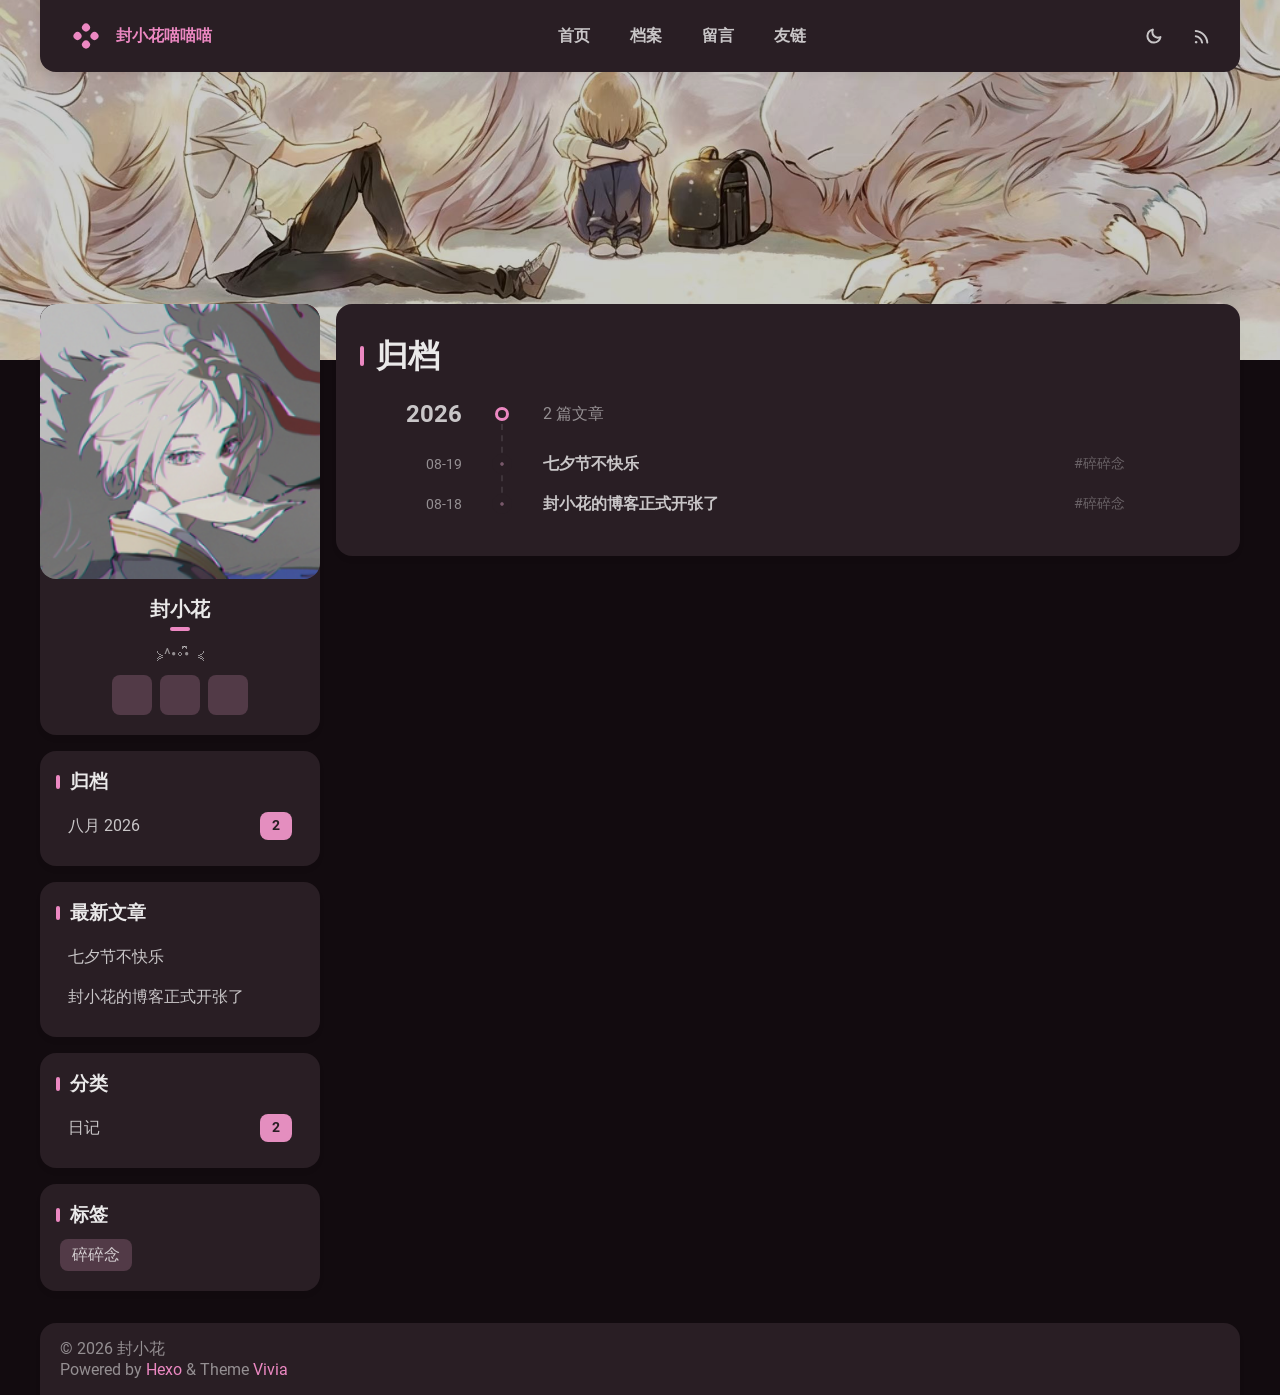
<file: categories/日记/index.html>
<!DOCTYPE html>


<html theme="dark" showBanner="true" hasBanner="true" > 
<link href="https://cdn.staticfile.org/font-awesome/6.4.2/css/fontawesome.min.css" rel="stylesheet">
<link href="https://cdn.staticfile.org/font-awesome/6.4.2/css/brands.min.css" rel="stylesheet">
<link href="https://cdn.staticfile.org/font-awesome/6.4.2/css/solid.min.css" rel="stylesheet">
<script src="../../js/color.global.min.js" ></script>
<script src="../../js/load-settings.js" ></script>
<head>
  <meta charset="utf-8">
  
  
  

  
  <title>目录: 日记 | 封小花喵喵喵</title>
  <meta name="viewport" content="width=device-width, initial-scale=1, shrink-to-fit=no">

  <link rel="preload" href="../../css/fonts/Roboto-Regular.ttf" as="font" type="font/ttf" crossorigin="anonymous">
  <link rel="preload" href="../../css/fonts/Roboto-Bold.ttf" as="font" type="font/ttf" crossorigin="anonymous">

  <meta name="description" content="fxh">
<meta property="og:type" content="website">
<meta property="og:title" content="封小花喵喵喵">
<meta property="og:url" content="https://fengxiaohua.cn/categories/%E6%97%A5%E8%AE%B0/index.html">
<meta property="og:site_name" content="封小花喵喵喵">
<meta property="og:description" content="fxh">
<meta property="og:locale" content="zh_CN">
<meta property="article:author" content="封小花">
<meta property="article:tag" content="void20061128">
<meta name="twitter:card" content="summary">
  
    <link rel="alternate" href="../../atom.xml" title="封小花喵喵喵" type="application/atom+xml">
  
  
    <link rel="shortcut icon" href="../../images/%E7%BD%91%E9%A1%B5.png">
  
  
    <link
      rel="stylesheet"
      href="https://cdn.staticfile.net/waline/3.0.0-alpha.9/waline.css"
    />
  
  
<link rel="stylesheet" href="../../css/style.css">

<meta name="generator" content="Hexo 8.1.2"></head>

<body>
  
  
    
<div id="banner" class="">
  <img src="../../images/%E6%A8%AA%E5%B9%85.jpg" itemprop="image">
  <div id="banner-dim"></div>
</div>
 
   
  <div id="main-grid" class="  ">
    <div id="nav" class=""  >
      <navbar id="navbar">
  <nav id="title-nav">
    <a href="../../index.html">
      <div id="vivia-logo">
        <div class="dot"></div>
        <div class="dot"></div>
        <div class="dot"></div>
        <div class="dot"></div>
      </div>
      <div>封小花喵喵喵 </div>
    </a>
  </nav>
  <nav id="main-nav">
    
      <a class="main-nav-link" href="../../index.html">首页</a>
    
      <a class="main-nav-link" href="../../archives">档案</a>
    
      <a class="main-nav-link" href="../../about">留言</a>
    
      <a class="main-nav-link" href="../../links">友链</a>
    
  </nav>
  <nav id="sub-nav">
    <a id="theme-btn" class="nav-icon">
      <span class="light-mode-icon"><svg xmlns="http://www.w3.org/2000/svg" height="20" viewBox="0 -960 960 960" width="20"><path d="M438.5-829.913v-48q0-17.452 11.963-29.476 11.964-12.024 29.326-12.024 17.363 0 29.537 12.024t12.174 29.476v48q0 17.452-11.963 29.476-11.964 12.024-29.326 12.024-17.363 0-29.537-12.024T438.5-829.913Zm0 747.826v-48q0-17.452 11.963-29.476 11.964-12.024 29.326-12.024 17.363 0 29.537 12.024t12.174 29.476v48q0 17.452-11.963 29.476-11.964 12.024-29.326 12.024-17.363 0-29.537-12.024T438.5-82.087ZM877.913-438.5h-48q-17.452 0-29.476-11.963-12.024-11.964-12.024-29.326 0-17.363 12.024-29.537t29.476-12.174h48q17.452 0 29.476 11.963 12.024 11.964 12.024 29.326 0 17.363-12.024 29.537T877.913-438.5Zm-747.826 0h-48q-17.452 0-29.476-11.963-12.024-11.964-12.024-29.326 0-17.363 12.024-29.537T82.087-521.5h48q17.452 0 29.476 11.963 12.024 11.964 12.024 29.326 0 17.363-12.024 29.537T130.087-438.5Zm660.174-290.87-34.239 32q-12.913 12.674-29.565 12.174-16.653-.5-29.327-13.174-12.674-12.673-12.554-28.826.12-16.152 12.794-28.826l33-35q12.913-12.674 30.454-12.674t30.163 12.847q12.709 12.846 12.328 30.826-.38 17.98-13.054 30.653ZM262.63-203.978l-32 34q-12.913 12.674-30.454 12.674t-30.163-12.847q-12.709-12.846-12.328-30.826.38-17.98 13.054-30.653l33.239-31q12.913-12.674 29.565-12.174 16.653.5 29.327 13.174 12.674 12.673 12.554 28.826-.12 16.152-12.794 28.826Zm466.74 33.239-32-33.239q-12.674-12.913-12.174-29.565.5-16.653 13.174-29.327 12.673-12.674 28.826-13.054 16.152-.38 28.826 12.294l35 33q12.674 12.913 12.674 30.454t-12.847 30.163q-12.846 12.709-30.826 12.328-17.98-.38-30.653-13.054ZM203.978-697.37l-34-33q-12.674-12.913-13.174-29.945-.5-17.033 12.174-29.707t31.326-13.293q18.653-.62 31.326 13.054l32 34.239q11.674 12.913 11.174 29.565-.5 16.653-13.174 29.327-12.673 12.674-28.826 12.554-16.152-.12-28.826-12.794ZM480-240q-100 0-170-70t-70-170q0-100 70-170t170-70q100 0 170 70t70 170q0 100-70 170t-170 70Zm-.247-82q65.703 0 111.475-46.272Q637-414.544 637-480.247t-45.525-111.228Q545.95-637 480.247-637t-111.475 45.525Q323-545.95 323-480.247t45.525 111.975Q414.05-322 479.753-322ZM481-481Z"/></svg></span>
      <span class="dark-mode-icon"><svg xmlns="http://www.w3.org/2000/svg" height="20" viewBox="0 -960 960 960" width="20"><path d="M480.239-116.413q-152.63 0-258.228-105.478Q116.413-327.37 116.413-480q0-130.935 77.739-227.435t206.304-125.043q43.022-9.631 63.87 10.869t3.478 62.805q-8.891 22.043-14.315 44.463-5.424 22.42-5.424 46.689 0 91.694 64.326 155.879 64.325 64.186 156.218 64.186 24.369 0 46.978-4.946 22.609-4.945 44.413-14.076 42.826-17.369 62.967 1.142 20.142 18.511 10.511 61.054Q807.174-280 712.63-198.206q-94.543 81.793-232.391 81.793Zm0-95q79.783 0 143.337-40.217 63.554-40.218 95.793-108.283-15.608 4.044-31.097 5.326-15.49 1.283-31.859.805-123.706-4.066-210.777-90.539-87.071-86.473-91.614-212.092-.24-16.369.923-31.978 1.164-15.609 5.446-30.978-67.826 32.478-108.282 96.152Q211.652-559.543 211.652-480q0 111.929 78.329 190.258 78.329 78.329 190.258 78.329ZM466.13-465.891Z"/></svg></span>
    </a>
    
      <a id="nav-rss-link" class="nav-icon mobile-hide" href="../../atom.xml" title="RSS 订阅">
        <svg xmlns="http://www.w3.org/2000/svg" height="20" viewBox="0 -960 960 960" width="20"><path d="M198-120q-25.846 0-44.23-18.384-18.384-18.385-18.384-44.23 0-25.846 18.384-44.23 18.384-18.385 44.23-18.385 25.846 0 44.23 18.385 18.384 18.384 18.384 44.23 0 25.845-18.384 44.23Q223.846-120 198-120Zm538.385 0q-18.846 0-32.923-13.769-14.076-13.769-15.922-33.23-8.692-100.616-51.077-188.654-42.385-88.039-109.885-155.539-67.5-67.501-155.539-109.885Q283-663.462 182.385-672.154q-19.461-1.846-33.23-16.23-13.769-14.385-13.769-33.846t14.076-32.922q14.077-13.461 32.923-12.23 120.076 8.692 226.038 58.768 105.961 50.077 185.73 129.846 79.769 79.769 129.846 185.731 50.077 105.961 58.769 226.038 1.231 18.846-12.538 32.922Q756.461-120 736.385-120Zm-252 0q-18.231 0-32.423-13.461t-18.653-33.538Q418.155-264.23 348.886-333.5q-69.27-69.27-166.501-84.423-20.077-4.462-33.538-18.961-13.461-14.5-13.461-33.346 0-19.076 13.884-33.23 13.884-14.153 33.115-10.922 136.769 15.384 234.384 112.999 97.615 97.615 112.999 234.384 3.231 19.23-10.538 33.115Q505.461-120 484.385-120Z"/></svg>
      </a>
    
    <div id="nav-menu-btn" class="nav-icon">
      <svg xmlns="http://www.w3.org/2000/svg" height="20" viewBox="0 -960 960 960" width="20"><path d="M177.37-252.282q-17.453 0-29.477-11.964-12.024-11.963-12.024-29.326t12.024-29.537q12.024-12.174 29.477-12.174h605.26q17.453 0 29.477 11.964 12.024 11.963 12.024 29.326t-12.024 29.537q-12.024 12.174-29.477 12.174H177.37Zm0-186.218q-17.453 0-29.477-11.963-12.024-11.964-12.024-29.326 0-17.363 12.024-29.537T177.37-521.5h605.26q17.453 0 29.477 11.963 12.024 11.964 12.024 29.326 0 17.363-12.024 29.537T782.63-438.5H177.37Zm0-186.217q-17.453 0-29.477-11.964-12.024-11.963-12.024-29.326t12.024-29.537q12.024-12.174 29.477-12.174h605.26q17.453 0 29.477 11.964 12.024 11.963 12.024 29.326t-12.024 29.537q-12.024 12.174-29.477 12.174H177.37Z"/></svg>
    </div>
  </nav>
</navbar>
<div id="nav-dropdown" class="hidden">
  <div id="dropdown-link-list">
    
      <a class="nav-dropdown-link" href="../../index.html">首页</a>
    
      <a class="nav-dropdown-link" href="../../archives">档案</a>
    
      <a class="nav-dropdown-link" href="../../about">留言</a>
    
      <a class="nav-dropdown-link" href="../../links">友链</a>
    
    
      <a class="nav-dropdown-link" href="../../atom.xml" title="RSS 订阅">RSS</a>
     
    </div>
</div>
<script>
  let dropdownBtn = document.getElementById("nav-menu-btn");
  let dropdownEle = document.getElementById("nav-dropdown");
  dropdownBtn.onclick = function() {
    dropdownEle.classList.toggle("hidden");
  }
</script>
    </div>
    <div id="sidebar-wrapper">
      <sidebar id="sidebar">
  
    <div class="widget-wrap">
  <div class="info-card">
    <div class="avatar">
      
        <image src=../../images/%E5%A4%B4%E5%83%8F1.png></image>
      
      <div class="img-dim"></div>
    </div>
    <div class="info">
      <div class="username">封小花 </div>
      <div class="dot"></div>
      <div class="subtitle">≽^•༚• ྀི≼ </div>
      <div class="link-list">
        
          <a class="link-btn" target="_blank" rel="noopener" href="https://twitter.com" title="twitter"><i class="fa-brands fa-twitter"></i></a>
        
          <a class="link-btn" target="_blank" rel="noopener" href="https://store.steampowered.com" title="Steam"><i class="fa-brands fa-steam"></i></a>
        
          <a class="link-btn" target="_blank" rel="noopener" href="https://github.com" title="GitHub"><i class="fa-brands fa-github"></i></a>
         
      </div>  
    </div>
  </div>
</div>

  
    
  <div class="widget-wrap">
    <div class="widget">
      <h3 class="widget-title">归档</h3>
      
      
        <a class="archive-link" href="../../archives/2026/08 ">
          八月 2026 
          <div class="archive-count">2 </div>
        </a>
      
    </div>
  </div>


  
    
  <div class="widget-wrap">
    <div class="widget">
      <h3 class="widget-title">最新文章</h3>
      <ul>
        
          <a class="recent-link" href="../../2026/08/19/%E4%B8%83%E5%A4%95/" title="七夕节不快乐" >
            <div class="recent-link-text">
              七夕节不快乐
            </div>
          </a>
        
          <a class="recent-link" href="../../2026/08/18/hello-world/" title="封小花的博客正式开张了" >
            <div class="recent-link-text">
              封小花的博客正式开张了
            </div>
          </a>
        
      </ul>
    </div>
  </div>

  
  <div class="sticky">
    
      


  <div class="widget-wrap">
    <div class="widget">
      <h3 class="widget-title">分类</h3>
      <div class="category-box">
    <a class="category-link" href="/categories/%E6%97%A5%E8%AE%B0/">
        日记
        <div class="category-count">2</div>
    </a>
    </div>
    </div>
  </div>


    
      
  <div class="widget-wrap">
    <div class="widget">
      <h3 class="widget-title">标签</h3>
      <ul class="widget-tag-list" itemprop="keywords"><li class="widget-tag-list-item"><a class="widget-tag-list-link" href="../../tags/%E7%A2%8E%E7%A2%8E%E5%BF%B5/" rel="tag">碎碎念</a></li></ul>
    </div>
  </div>


    
  </div>
</sidebar>
    </div>
    <div id="content-body">
       

<div class="archive-main-card">
    <div class="archive-top">
      <div class="main-title-bar">
        <div class="main-title-dot"></div>
        <h1 class="article-title">归档</h1>
      </div>    
    </div>
    
    
      
      
        
        <div class="year-line">
            <div class="year-num">2026</div>
            <div class="dot-wrapper">
                <div class="dot"></div>
            </div>
            <div class="article-count">2 篇文章</div>
        </div>
      
      <a class="archive-article-link" href="../../2026/08/19/%E4%B8%83%E5%A4%95/" title="七夕节不快乐">
        <div class="date">08-19</div>
        <div class="line">
            <div class="dot"></div>
        </div>
        <div class="title">
            <div class="title-inner">
                
                    七夕节不快乐
                
            </div>
        </div>
        <div class="tags">
            #碎碎念
        </div>
      </a>
    
      
      
      <a class="archive-article-link" href="../../2026/08/18/hello-world/" title="封小花的博客正式开张了">
        <div class="date">08-18</div>
        <div class="line">
            <div class="dot"></div>
        </div>
        <div class="title">
            <div class="title-inner">
                
                    封小花的博客正式开张了
                
            </div>
        </div>
        <div class="tags">
            #碎碎念
        </div>
      </a>
    
  </div>
    </div>
    <div id="footer-wrapper">
      <footer id="footer">
  
  <div id="footer-info" class="inner">
    
    &copy; 2026 封小花<br>
    Powered by <a href="https://hexo.io/" target="_blank">Hexo</a> & Theme <a target="_blank" rel="noopener" href="https://github.com/saicaca/hexo-theme-vivia">Vivia</a>
  </div>
</footer>

    </div>
    <div class="back-to-top-wrapper">
    <button id="back-to-top-btn" class="back-to-top-btn hide" onclick="topFunction()">
        <i class="fa-solid fa-angle-up"></i>
    </button>
</div>

<script>
    function topFunction() {
        window.scroll({ top: 0, behavior: 'smooth' });
    }
    let btn = document.getElementById('back-to-top-btn');
    function scrollFunction() {
        if (document.body.scrollTop > 600 || document.documentElement.scrollTop > 600) {
            btn.classList.remove('hide')
        } else {
            btn.classList.add('hide')
        }
    }
    window.onscroll = function() {
        scrollFunction();
    }
</script>

  </div>
  <script src="../../js/light-dark-switch.js"></script>
<script>(function (w, d, s, id) {
            if (typeof (w.webpushr) !== 'undefined') return; w.webpushr = w.webpushr || function () { (w.webpushr.q = w.webpushr.q || []).push(arguments) }; var js, fjs = d.getElementsByTagName(s)[0]; js = d.createElement(s); js.id = id; js.async = 1; js.src = "https://cdn.webpushr.com/app.min.js";fjs.parentNode.appendChild(js);}(window, document, 'script', 'webpushr-jssdk'));webpushr('setup', { 'key': 'BFV5QAP4UYq4BC2spqnyg6X8WooGYAGuu01cC_p77sBS0IM3YbCQ2hswf-38SOPdydt_V6vYXEDNL6Tbpznz7I0' });</script></body>
</html>
</file>
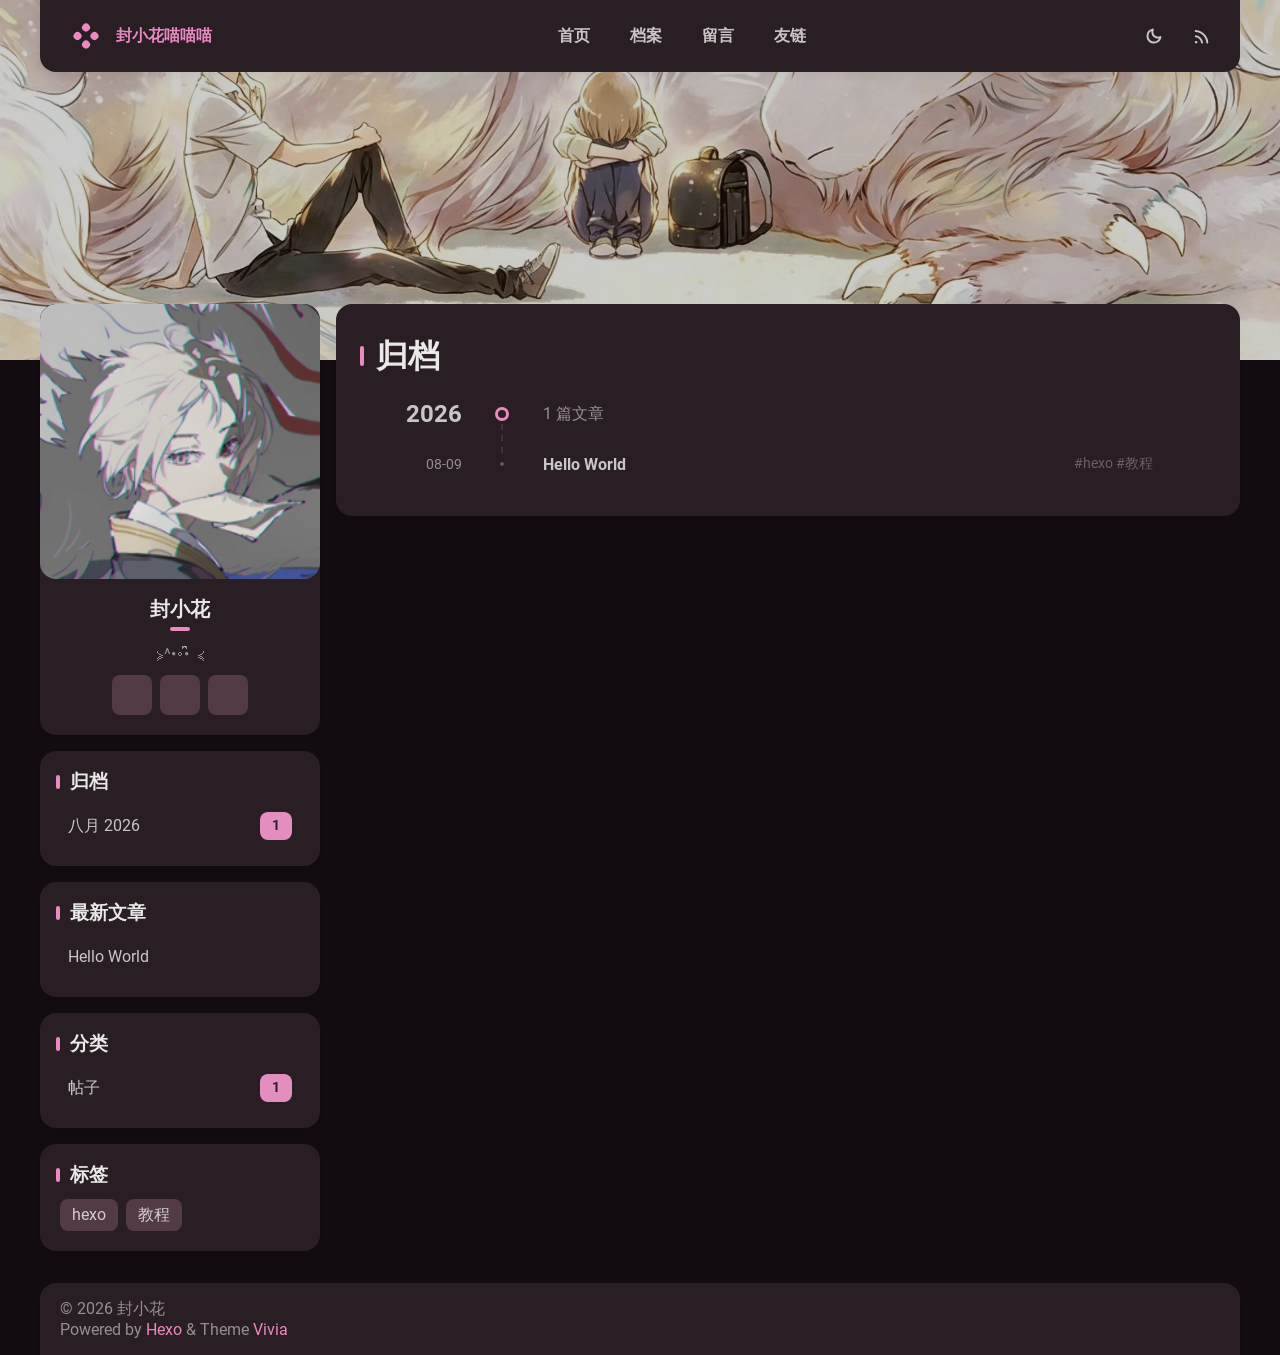
<file: tags/hexo/index.html>
<!DOCTYPE html>


<html theme="dark" showBanner="true" hasBanner="true" > 
<link href="https://cdn.staticfile.org/font-awesome/6.4.2/css/fontawesome.min.css" rel="stylesheet">
<link href="https://cdn.staticfile.org/font-awesome/6.4.2/css/brands.min.css" rel="stylesheet">
<link href="https://cdn.staticfile.org/font-awesome/6.4.2/css/solid.min.css" rel="stylesheet">
<script src="../../js/color.global.min.js" ></script>
<script src="../../js/load-settings.js" ></script>
<head>
  <meta charset="utf-8">
  
  
  

  
  <title>标签: hexo | 封小花喵喵喵</title>
  <meta name="viewport" content="width=device-width, initial-scale=1, shrink-to-fit=no">

  <link rel="preload" href="../../css/fonts/Roboto-Regular.ttf" as="font" type="font/ttf" crossorigin="anonymous">
  <link rel="preload" href="../../css/fonts/Roboto-Bold.ttf" as="font" type="font/ttf" crossorigin="anonymous">

  <meta name="description" content="fxh">
<meta property="og:type" content="website">
<meta property="og:title" content="封小花喵喵喵">
<meta property="og:url" content="https://fengxiaohua.cn/tags/hexo/index.html">
<meta property="og:site_name" content="封小花喵喵喵">
<meta property="og:description" content="fxh">
<meta property="og:locale" content="zh_CN">
<meta property="article:author" content="封小花">
<meta property="article:tag" content="void20061128">
<meta name="twitter:card" content="summary">
  
    <link rel="alternate" href="../../atom.xml" title="封小花喵喵喵" type="application/atom+xml">
  
  
    <link rel="shortcut icon" href="../../images/%E7%BD%91%E9%A1%B5.png">
  
  
    <link
      rel="stylesheet"
      href="https://cdn.staticfile.net/waline/3.0.0-alpha.9/waline.css"
    />
  
  
<link rel="stylesheet" href="../../css/style.css">

<meta name="generator" content="Hexo 8.1.2"></head>

<body>
  
  
    
<div id="banner" class="">
  <img src="../../images/%E6%A8%AA%E5%B9%85.jpg" itemprop="image">
  <div id="banner-dim"></div>
</div>
 
   
  <div id="main-grid" class="  ">
    <div id="nav" class=""  >
      <navbar id="navbar">
  <nav id="title-nav">
    <a href="../../index.html">
      <div id="vivia-logo">
        <div class="dot"></div>
        <div class="dot"></div>
        <div class="dot"></div>
        <div class="dot"></div>
      </div>
      <div>封小花喵喵喵 </div>
    </a>
  </nav>
  <nav id="main-nav">
    
      <a class="main-nav-link" href="../../index.html">首页</a>
    
      <a class="main-nav-link" href="../../archives">档案</a>
    
      <a class="main-nav-link" href="../../about">留言</a>
    
      <a class="main-nav-link" href="../../links">友链</a>
    
  </nav>
  <nav id="sub-nav">
    <a id="theme-btn" class="nav-icon">
      <span class="light-mode-icon"><svg xmlns="http://www.w3.org/2000/svg" height="20" viewBox="0 -960 960 960" width="20"><path d="M438.5-829.913v-48q0-17.452 11.963-29.476 11.964-12.024 29.326-12.024 17.363 0 29.537 12.024t12.174 29.476v48q0 17.452-11.963 29.476-11.964 12.024-29.326 12.024-17.363 0-29.537-12.024T438.5-829.913Zm0 747.826v-48q0-17.452 11.963-29.476 11.964-12.024 29.326-12.024 17.363 0 29.537 12.024t12.174 29.476v48q0 17.452-11.963 29.476-11.964 12.024-29.326 12.024-17.363 0-29.537-12.024T438.5-82.087ZM877.913-438.5h-48q-17.452 0-29.476-11.963-12.024-11.964-12.024-29.326 0-17.363 12.024-29.537t29.476-12.174h48q17.452 0 29.476 11.963 12.024 11.964 12.024 29.326 0 17.363-12.024 29.537T877.913-438.5Zm-747.826 0h-48q-17.452 0-29.476-11.963-12.024-11.964-12.024-29.326 0-17.363 12.024-29.537T82.087-521.5h48q17.452 0 29.476 11.963 12.024 11.964 12.024 29.326 0 17.363-12.024 29.537T130.087-438.5Zm660.174-290.87-34.239 32q-12.913 12.674-29.565 12.174-16.653-.5-29.327-13.174-12.674-12.673-12.554-28.826.12-16.152 12.794-28.826l33-35q12.913-12.674 30.454-12.674t30.163 12.847q12.709 12.846 12.328 30.826-.38 17.98-13.054 30.653ZM262.63-203.978l-32 34q-12.913 12.674-30.454 12.674t-30.163-12.847q-12.709-12.846-12.328-30.826.38-17.98 13.054-30.653l33.239-31q12.913-12.674 29.565-12.174 16.653.5 29.327 13.174 12.674 12.673 12.554 28.826-.12 16.152-12.794 28.826Zm466.74 33.239-32-33.239q-12.674-12.913-12.174-29.565.5-16.653 13.174-29.327 12.673-12.674 28.826-13.054 16.152-.38 28.826 12.294l35 33q12.674 12.913 12.674 30.454t-12.847 30.163q-12.846 12.709-30.826 12.328-17.98-.38-30.653-13.054ZM203.978-697.37l-34-33q-12.674-12.913-13.174-29.945-.5-17.033 12.174-29.707t31.326-13.293q18.653-.62 31.326 13.054l32 34.239q11.674 12.913 11.174 29.565-.5 16.653-13.174 29.327-12.673 12.674-28.826 12.554-16.152-.12-28.826-12.794ZM480-240q-100 0-170-70t-70-170q0-100 70-170t170-70q100 0 170 70t70 170q0 100-70 170t-170 70Zm-.247-82q65.703 0 111.475-46.272Q637-414.544 637-480.247t-45.525-111.228Q545.95-637 480.247-637t-111.475 45.525Q323-545.95 323-480.247t45.525 111.975Q414.05-322 479.753-322ZM481-481Z"/></svg></span>
      <span class="dark-mode-icon"><svg xmlns="http://www.w3.org/2000/svg" height="20" viewBox="0 -960 960 960" width="20"><path d="M480.239-116.413q-152.63 0-258.228-105.478Q116.413-327.37 116.413-480q0-130.935 77.739-227.435t206.304-125.043q43.022-9.631 63.87 10.869t3.478 62.805q-8.891 22.043-14.315 44.463-5.424 22.42-5.424 46.689 0 91.694 64.326 155.879 64.325 64.186 156.218 64.186 24.369 0 46.978-4.946 22.609-4.945 44.413-14.076 42.826-17.369 62.967 1.142 20.142 18.511 10.511 61.054Q807.174-280 712.63-198.206q-94.543 81.793-232.391 81.793Zm0-95q79.783 0 143.337-40.217 63.554-40.218 95.793-108.283-15.608 4.044-31.097 5.326-15.49 1.283-31.859.805-123.706-4.066-210.777-90.539-87.071-86.473-91.614-212.092-.24-16.369.923-31.978 1.164-15.609 5.446-30.978-67.826 32.478-108.282 96.152Q211.652-559.543 211.652-480q0 111.929 78.329 190.258 78.329 78.329 190.258 78.329ZM466.13-465.891Z"/></svg></span>
    </a>
    
      <a id="nav-rss-link" class="nav-icon mobile-hide" href="../../atom.xml" title="RSS 订阅">
        <svg xmlns="http://www.w3.org/2000/svg" height="20" viewBox="0 -960 960 960" width="20"><path d="M198-120q-25.846 0-44.23-18.384-18.384-18.385-18.384-44.23 0-25.846 18.384-44.23 18.384-18.385 44.23-18.385 25.846 0 44.23 18.385 18.384 18.384 18.384 44.23 0 25.845-18.384 44.23Q223.846-120 198-120Zm538.385 0q-18.846 0-32.923-13.769-14.076-13.769-15.922-33.23-8.692-100.616-51.077-188.654-42.385-88.039-109.885-155.539-67.5-67.501-155.539-109.885Q283-663.462 182.385-672.154q-19.461-1.846-33.23-16.23-13.769-14.385-13.769-33.846t14.076-32.922q14.077-13.461 32.923-12.23 120.076 8.692 226.038 58.768 105.961 50.077 185.73 129.846 79.769 79.769 129.846 185.731 50.077 105.961 58.769 226.038 1.231 18.846-12.538 32.922Q756.461-120 736.385-120Zm-252 0q-18.231 0-32.423-13.461t-18.653-33.538Q418.155-264.23 348.886-333.5q-69.27-69.27-166.501-84.423-20.077-4.462-33.538-18.961-13.461-14.5-13.461-33.346 0-19.076 13.884-33.23 13.884-14.153 33.115-10.922 136.769 15.384 234.384 112.999 97.615 97.615 112.999 234.384 3.231 19.23-10.538 33.115Q505.461-120 484.385-120Z"/></svg>
      </a>
    
    <div id="nav-menu-btn" class="nav-icon">
      <svg xmlns="http://www.w3.org/2000/svg" height="20" viewBox="0 -960 960 960" width="20"><path d="M177.37-252.282q-17.453 0-29.477-11.964-12.024-11.963-12.024-29.326t12.024-29.537q12.024-12.174 29.477-12.174h605.26q17.453 0 29.477 11.964 12.024 11.963 12.024 29.326t-12.024 29.537q-12.024 12.174-29.477 12.174H177.37Zm0-186.218q-17.453 0-29.477-11.963-12.024-11.964-12.024-29.326 0-17.363 12.024-29.537T177.37-521.5h605.26q17.453 0 29.477 11.963 12.024 11.964 12.024 29.326 0 17.363-12.024 29.537T782.63-438.5H177.37Zm0-186.217q-17.453 0-29.477-11.964-12.024-11.963-12.024-29.326t12.024-29.537q12.024-12.174 29.477-12.174h605.26q17.453 0 29.477 11.964 12.024 11.963 12.024 29.326t-12.024 29.537q-12.024 12.174-29.477 12.174H177.37Z"/></svg>
    </div>
  </nav>
</navbar>
<div id="nav-dropdown" class="hidden">
  <div id="dropdown-link-list">
    
      <a class="nav-dropdown-link" href="../../index.html">首页</a>
    
      <a class="nav-dropdown-link" href="../../archives">档案</a>
    
      <a class="nav-dropdown-link" href="../../about">留言</a>
    
      <a class="nav-dropdown-link" href="../../links">友链</a>
    
    
      <a class="nav-dropdown-link" href="../../atom.xml" title="RSS 订阅">RSS</a>
     
    </div>
</div>
<script>
  let dropdownBtn = document.getElementById("nav-menu-btn");
  let dropdownEle = document.getElementById("nav-dropdown");
  dropdownBtn.onclick = function() {
    dropdownEle.classList.toggle("hidden");
  }
</script>
    </div>
    <div id="sidebar-wrapper">
      <sidebar id="sidebar">
  
    <div class="widget-wrap">
  <div class="info-card">
    <div class="avatar">
      
        <image src=../../images/%E5%A4%B4%E5%83%8F1.png></image>
      
      <div class="img-dim"></div>
    </div>
    <div class="info">
      <div class="username">封小花 </div>
      <div class="dot"></div>
      <div class="subtitle">≽^•༚• ྀི≼ </div>
      <div class="link-list">
        
          <a class="link-btn" target="_blank" rel="noopener" href="https://twitter.com" title="twitter"><i class="fa-brands fa-twitter"></i></a>
        
          <a class="link-btn" target="_blank" rel="noopener" href="https://store.steampowered.com" title="Steam"><i class="fa-brands fa-steam"></i></a>
        
          <a class="link-btn" target="_blank" rel="noopener" href="https://github.com" title="GitHub"><i class="fa-brands fa-github"></i></a>
         
      </div>  
    </div>
  </div>
</div>

  
    
  <div class="widget-wrap">
    <div class="widget">
      <h3 class="widget-title">归档</h3>
      
      
        <a class="archive-link" href="../../archives/2026/08 ">
          八月 2026 
          <div class="archive-count">1 </div>
        </a>
      
    </div>
  </div>


  
    
  <div class="widget-wrap">
    <div class="widget">
      <h3 class="widget-title">最新文章</h3>
      <ul>
        
          <a class="recent-link" href="../../2026/08/09/hello-world/" title="Hello World" >
            <div class="recent-link-text">
              Hello World
            </div>
          </a>
        
      </ul>
    </div>
  </div>

  
  <div class="sticky">
    
      


  <div class="widget-wrap">
    <div class="widget">
      <h3 class="widget-title">分类</h3>
      <div class="category-box">
            <a class="category-link" href="categories/%E5%B8%96%E5%AD%90/">
                帖子
                <div class="category-count">1</div>
            </a>
        </div>
    </div>
  </div>


    
      
  <div class="widget-wrap">
    <div class="widget">
      <h3 class="widget-title">标签</h3>
      <ul class="widget-tag-list" itemprop="keywords"><li class="widget-tag-list-item"><a class="widget-tag-list-link" href="" rel="tag">hexo</a></li><li class="widget-tag-list-item"><a class="widget-tag-list-link" href="../%E6%95%99%E7%A8%8B/" rel="tag">教程</a></li></ul>
    </div>
  </div>


    
  </div>
</sidebar>
    </div>
    <div id="content-body">
       

<div class="archive-main-card">
    <div class="archive-top">
      <div class="main-title-bar">
        <div class="main-title-dot"></div>
        <h1 class="article-title">归档</h1>
      </div>    
    </div>
    
    
      
      
        
        <div class="year-line">
            <div class="year-num">2026</div>
            <div class="dot-wrapper">
                <div class="dot"></div>
            </div>
            <div class="article-count">1 篇文章</div>
        </div>
      
      <a class="archive-article-link" href="../../2026/08/09/hello-world/" title="Hello World">
        <div class="date">08-09</div>
        <div class="line">
            <div class="dot"></div>
        </div>
        <div class="title">
            <div class="title-inner">
                
                    Hello World
                
            </div>
        </div>
        <div class="tags">
            #hexo #教程
        </div>
      </a>
    
  </div>
    </div>
    <div id="footer-wrapper">
      <footer id="footer">
  
  <div id="footer-info" class="inner">
    
    &copy; 2026 封小花<br>
    Powered by <a href="https://hexo.io/" target="_blank">Hexo</a> & Theme <a target="_blank" rel="noopener" href="https://github.com/saicaca/hexo-theme-vivia">Vivia</a>
  </div>
</footer>

    </div>
    <div class="back-to-top-wrapper">
    <button id="back-to-top-btn" class="back-to-top-btn hide" onclick="topFunction()">
        <i class="fa-solid fa-angle-up"></i>
    </button>
</div>

<script>
    function topFunction() {
        window.scroll({ top: 0, behavior: 'smooth' });
    }
    let btn = document.getElementById('back-to-top-btn');
    function scrollFunction() {
        if (document.body.scrollTop > 600 || document.documentElement.scrollTop > 600) {
            btn.classList.remove('hide')
        } else {
            btn.classList.add('hide')
        }
    }
    window.onscroll = function() {
        scrollFunction();
    }
</script>

  </div>
  <script src="../../js/light-dark-switch.js"></script>
</body>
</html>
</file>
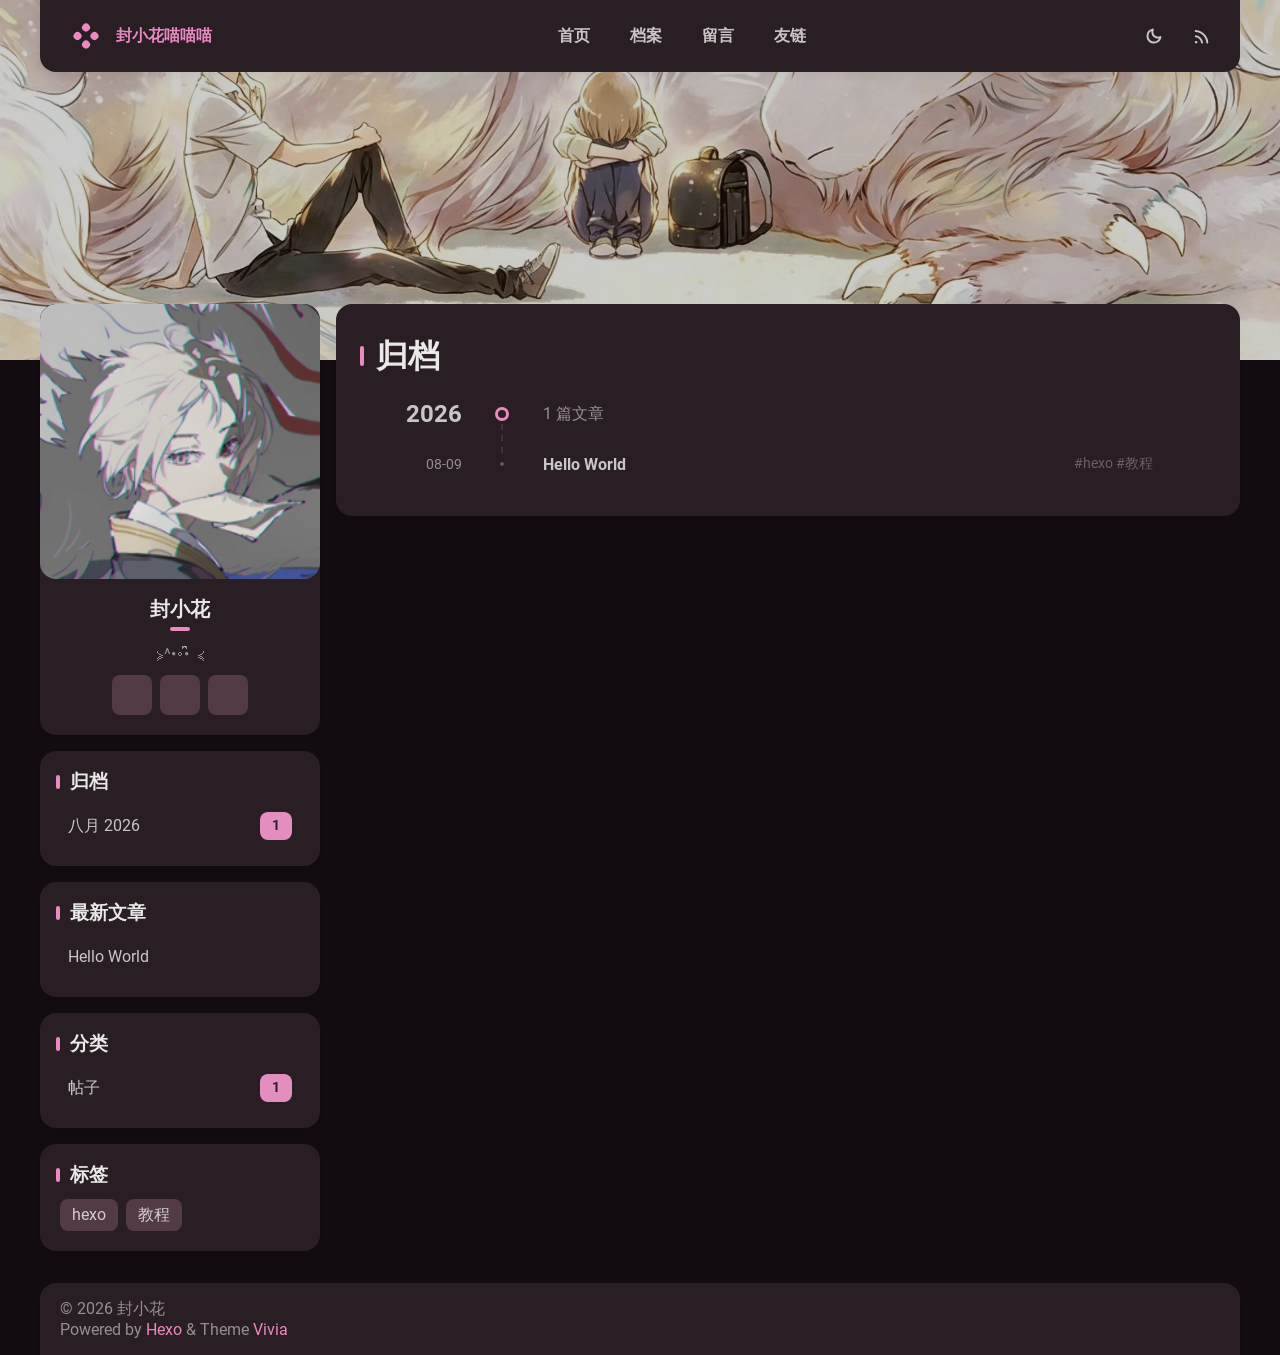
<file: tags/教程/index.html>
<!DOCTYPE html>


<html theme="dark" showBanner="true" hasBanner="true" > 
<link href="https://cdn.staticfile.org/font-awesome/6.4.2/css/fontawesome.min.css" rel="stylesheet">
<link href="https://cdn.staticfile.org/font-awesome/6.4.2/css/brands.min.css" rel="stylesheet">
<link href="https://cdn.staticfile.org/font-awesome/6.4.2/css/solid.min.css" rel="stylesheet">
<script src="../../js/color.global.min.js" ></script>
<script src="../../js/load-settings.js" ></script>
<head>
  <meta charset="utf-8">
  
  
  

  
  <title>标签: 教程 | 封小花喵喵喵</title>
  <meta name="viewport" content="width=device-width, initial-scale=1, shrink-to-fit=no">

  <link rel="preload" href="../../css/fonts/Roboto-Regular.ttf" as="font" type="font/ttf" crossorigin="anonymous">
  <link rel="preload" href="../../css/fonts/Roboto-Bold.ttf" as="font" type="font/ttf" crossorigin="anonymous">

  <meta name="description" content="fxh">
<meta property="og:type" content="website">
<meta property="og:title" content="封小花喵喵喵">
<meta property="og:url" content="https://fengxiaohua.cn/tags/%E6%95%99%E7%A8%8B/index.html">
<meta property="og:site_name" content="封小花喵喵喵">
<meta property="og:description" content="fxh">
<meta property="og:locale" content="zh_CN">
<meta property="article:author" content="封小花">
<meta property="article:tag" content="void20061128">
<meta name="twitter:card" content="summary">
  
    <link rel="alternate" href="../../atom.xml" title="封小花喵喵喵" type="application/atom+xml">
  
  
    <link rel="shortcut icon" href="../../images/%E7%BD%91%E9%A1%B5.png">
  
  
    <link
      rel="stylesheet"
      href="https://cdn.staticfile.net/waline/3.0.0-alpha.9/waline.css"
    />
  
  
<link rel="stylesheet" href="../../css/style.css">

<meta name="generator" content="Hexo 8.1.2"></head>

<body>
  
  
    
<div id="banner" class="">
  <img src="../../images/%E6%A8%AA%E5%B9%85.jpg" itemprop="image">
  <div id="banner-dim"></div>
</div>
 
   
  <div id="main-grid" class="  ">
    <div id="nav" class=""  >
      <navbar id="navbar">
  <nav id="title-nav">
    <a href="../../index.html">
      <div id="vivia-logo">
        <div class="dot"></div>
        <div class="dot"></div>
        <div class="dot"></div>
        <div class="dot"></div>
      </div>
      <div>封小花喵喵喵 </div>
    </a>
  </nav>
  <nav id="main-nav">
    
      <a class="main-nav-link" href="../../index.html">首页</a>
    
      <a class="main-nav-link" href="../../archives">档案</a>
    
      <a class="main-nav-link" href="../../about">留言</a>
    
      <a class="main-nav-link" href="../../links">友链</a>
    
  </nav>
  <nav id="sub-nav">
    <a id="theme-btn" class="nav-icon">
      <span class="light-mode-icon"><svg xmlns="http://www.w3.org/2000/svg" height="20" viewBox="0 -960 960 960" width="20"><path d="M438.5-829.913v-48q0-17.452 11.963-29.476 11.964-12.024 29.326-12.024 17.363 0 29.537 12.024t12.174 29.476v48q0 17.452-11.963 29.476-11.964 12.024-29.326 12.024-17.363 0-29.537-12.024T438.5-829.913Zm0 747.826v-48q0-17.452 11.963-29.476 11.964-12.024 29.326-12.024 17.363 0 29.537 12.024t12.174 29.476v48q0 17.452-11.963 29.476-11.964 12.024-29.326 12.024-17.363 0-29.537-12.024T438.5-82.087ZM877.913-438.5h-48q-17.452 0-29.476-11.963-12.024-11.964-12.024-29.326 0-17.363 12.024-29.537t29.476-12.174h48q17.452 0 29.476 11.963 12.024 11.964 12.024 29.326 0 17.363-12.024 29.537T877.913-438.5Zm-747.826 0h-48q-17.452 0-29.476-11.963-12.024-11.964-12.024-29.326 0-17.363 12.024-29.537T82.087-521.5h48q17.452 0 29.476 11.963 12.024 11.964 12.024 29.326 0 17.363-12.024 29.537T130.087-438.5Zm660.174-290.87-34.239 32q-12.913 12.674-29.565 12.174-16.653-.5-29.327-13.174-12.674-12.673-12.554-28.826.12-16.152 12.794-28.826l33-35q12.913-12.674 30.454-12.674t30.163 12.847q12.709 12.846 12.328 30.826-.38 17.98-13.054 30.653ZM262.63-203.978l-32 34q-12.913 12.674-30.454 12.674t-30.163-12.847q-12.709-12.846-12.328-30.826.38-17.98 13.054-30.653l33.239-31q12.913-12.674 29.565-12.174 16.653.5 29.327 13.174 12.674 12.673 12.554 28.826-.12 16.152-12.794 28.826Zm466.74 33.239-32-33.239q-12.674-12.913-12.174-29.565.5-16.653 13.174-29.327 12.673-12.674 28.826-13.054 16.152-.38 28.826 12.294l35 33q12.674 12.913 12.674 30.454t-12.847 30.163q-12.846 12.709-30.826 12.328-17.98-.38-30.653-13.054ZM203.978-697.37l-34-33q-12.674-12.913-13.174-29.945-.5-17.033 12.174-29.707t31.326-13.293q18.653-.62 31.326 13.054l32 34.239q11.674 12.913 11.174 29.565-.5 16.653-13.174 29.327-12.673 12.674-28.826 12.554-16.152-.12-28.826-12.794ZM480-240q-100 0-170-70t-70-170q0-100 70-170t170-70q100 0 170 70t70 170q0 100-70 170t-170 70Zm-.247-82q65.703 0 111.475-46.272Q637-414.544 637-480.247t-45.525-111.228Q545.95-637 480.247-637t-111.475 45.525Q323-545.95 323-480.247t45.525 111.975Q414.05-322 479.753-322ZM481-481Z"/></svg></span>
      <span class="dark-mode-icon"><svg xmlns="http://www.w3.org/2000/svg" height="20" viewBox="0 -960 960 960" width="20"><path d="M480.239-116.413q-152.63 0-258.228-105.478Q116.413-327.37 116.413-480q0-130.935 77.739-227.435t206.304-125.043q43.022-9.631 63.87 10.869t3.478 62.805q-8.891 22.043-14.315 44.463-5.424 22.42-5.424 46.689 0 91.694 64.326 155.879 64.325 64.186 156.218 64.186 24.369 0 46.978-4.946 22.609-4.945 44.413-14.076 42.826-17.369 62.967 1.142 20.142 18.511 10.511 61.054Q807.174-280 712.63-198.206q-94.543 81.793-232.391 81.793Zm0-95q79.783 0 143.337-40.217 63.554-40.218 95.793-108.283-15.608 4.044-31.097 5.326-15.49 1.283-31.859.805-123.706-4.066-210.777-90.539-87.071-86.473-91.614-212.092-.24-16.369.923-31.978 1.164-15.609 5.446-30.978-67.826 32.478-108.282 96.152Q211.652-559.543 211.652-480q0 111.929 78.329 190.258 78.329 78.329 190.258 78.329ZM466.13-465.891Z"/></svg></span>
    </a>
    
      <a id="nav-rss-link" class="nav-icon mobile-hide" href="../../atom.xml" title="RSS 订阅">
        <svg xmlns="http://www.w3.org/2000/svg" height="20" viewBox="0 -960 960 960" width="20"><path d="M198-120q-25.846 0-44.23-18.384-18.384-18.385-18.384-44.23 0-25.846 18.384-44.23 18.384-18.385 44.23-18.385 25.846 0 44.23 18.385 18.384 18.384 18.384 44.23 0 25.845-18.384 44.23Q223.846-120 198-120Zm538.385 0q-18.846 0-32.923-13.769-14.076-13.769-15.922-33.23-8.692-100.616-51.077-188.654-42.385-88.039-109.885-155.539-67.5-67.501-155.539-109.885Q283-663.462 182.385-672.154q-19.461-1.846-33.23-16.23-13.769-14.385-13.769-33.846t14.076-32.922q14.077-13.461 32.923-12.23 120.076 8.692 226.038 58.768 105.961 50.077 185.73 129.846 79.769 79.769 129.846 185.731 50.077 105.961 58.769 226.038 1.231 18.846-12.538 32.922Q756.461-120 736.385-120Zm-252 0q-18.231 0-32.423-13.461t-18.653-33.538Q418.155-264.23 348.886-333.5q-69.27-69.27-166.501-84.423-20.077-4.462-33.538-18.961-13.461-14.5-13.461-33.346 0-19.076 13.884-33.23 13.884-14.153 33.115-10.922 136.769 15.384 234.384 112.999 97.615 97.615 112.999 234.384 3.231 19.23-10.538 33.115Q505.461-120 484.385-120Z"/></svg>
      </a>
    
    <div id="nav-menu-btn" class="nav-icon">
      <svg xmlns="http://www.w3.org/2000/svg" height="20" viewBox="0 -960 960 960" width="20"><path d="M177.37-252.282q-17.453 0-29.477-11.964-12.024-11.963-12.024-29.326t12.024-29.537q12.024-12.174 29.477-12.174h605.26q17.453 0 29.477 11.964 12.024 11.963 12.024 29.326t-12.024 29.537q-12.024 12.174-29.477 12.174H177.37Zm0-186.218q-17.453 0-29.477-11.963-12.024-11.964-12.024-29.326 0-17.363 12.024-29.537T177.37-521.5h605.26q17.453 0 29.477 11.963 12.024 11.964 12.024 29.326 0 17.363-12.024 29.537T782.63-438.5H177.37Zm0-186.217q-17.453 0-29.477-11.964-12.024-11.963-12.024-29.326t12.024-29.537q12.024-12.174 29.477-12.174h605.26q17.453 0 29.477 11.964 12.024 11.963 12.024 29.326t-12.024 29.537q-12.024 12.174-29.477 12.174H177.37Z"/></svg>
    </div>
  </nav>
</navbar>
<div id="nav-dropdown" class="hidden">
  <div id="dropdown-link-list">
    
      <a class="nav-dropdown-link" href="../../index.html">首页</a>
    
      <a class="nav-dropdown-link" href="../../archives">档案</a>
    
      <a class="nav-dropdown-link" href="../../about">留言</a>
    
      <a class="nav-dropdown-link" href="../../links">友链</a>
    
    
      <a class="nav-dropdown-link" href="../../atom.xml" title="RSS 订阅">RSS</a>
     
    </div>
</div>
<script>
  let dropdownBtn = document.getElementById("nav-menu-btn");
  let dropdownEle = document.getElementById("nav-dropdown");
  dropdownBtn.onclick = function() {
    dropdownEle.classList.toggle("hidden");
  }
</script>
    </div>
    <div id="sidebar-wrapper">
      <sidebar id="sidebar">
  
    <div class="widget-wrap">
  <div class="info-card">
    <div class="avatar">
      
        <image src=../../images/%E5%A4%B4%E5%83%8F1.png></image>
      
      <div class="img-dim"></div>
    </div>
    <div class="info">
      <div class="username">封小花 </div>
      <div class="dot"></div>
      <div class="subtitle">≽^•༚• ྀི≼ </div>
      <div class="link-list">
        
          <a class="link-btn" target="_blank" rel="noopener" href="https://twitter.com" title="twitter"><i class="fa-brands fa-twitter"></i></a>
        
          <a class="link-btn" target="_blank" rel="noopener" href="https://store.steampowered.com" title="Steam"><i class="fa-brands fa-steam"></i></a>
        
          <a class="link-btn" target="_blank" rel="noopener" href="https://github.com" title="GitHub"><i class="fa-brands fa-github"></i></a>
         
      </div>  
    </div>
  </div>
</div>

  
    
  <div class="widget-wrap">
    <div class="widget">
      <h3 class="widget-title">归档</h3>
      
      
        <a class="archive-link" href="../../archives/2026/08 ">
          八月 2026 
          <div class="archive-count">1 </div>
        </a>
      
    </div>
  </div>


  
    
  <div class="widget-wrap">
    <div class="widget">
      <h3 class="widget-title">最新文章</h3>
      <ul>
        
          <a class="recent-link" href="../../2026/08/09/hello-world/" title="Hello World" >
            <div class="recent-link-text">
              Hello World
            </div>
          </a>
        
      </ul>
    </div>
  </div>

  
  <div class="sticky">
    
      


  <div class="widget-wrap">
    <div class="widget">
      <h3 class="widget-title">分类</h3>
      <div class="category-box">
            <a class="category-link" href="categories/%E5%B8%96%E5%AD%90/">
                帖子
                <div class="category-count">1</div>
            </a>
        </div>
    </div>
  </div>


    
      
  <div class="widget-wrap">
    <div class="widget">
      <h3 class="widget-title">标签</h3>
      <ul class="widget-tag-list" itemprop="keywords"><li class="widget-tag-list-item"><a class="widget-tag-list-link" href="../hexo/" rel="tag">hexo</a></li><li class="widget-tag-list-item"><a class="widget-tag-list-link" href="" rel="tag">教程</a></li></ul>
    </div>
  </div>


    
  </div>
</sidebar>
    </div>
    <div id="content-body">
       

<div class="archive-main-card">
    <div class="archive-top">
      <div class="main-title-bar">
        <div class="main-title-dot"></div>
        <h1 class="article-title">归档</h1>
      </div>    
    </div>
    
    
      
      
        
        <div class="year-line">
            <div class="year-num">2026</div>
            <div class="dot-wrapper">
                <div class="dot"></div>
            </div>
            <div class="article-count">1 篇文章</div>
        </div>
      
      <a class="archive-article-link" href="../../2026/08/09/hello-world/" title="Hello World">
        <div class="date">08-09</div>
        <div class="line">
            <div class="dot"></div>
        </div>
        <div class="title">
            <div class="title-inner">
                
                    Hello World
                
            </div>
        </div>
        <div class="tags">
            #hexo #教程
        </div>
      </a>
    
  </div>
    </div>
    <div id="footer-wrapper">
      <footer id="footer">
  
  <div id="footer-info" class="inner">
    
    &copy; 2026 封小花<br>
    Powered by <a href="https://hexo.io/" target="_blank">Hexo</a> & Theme <a target="_blank" rel="noopener" href="https://github.com/saicaca/hexo-theme-vivia">Vivia</a>
  </div>
</footer>

    </div>
    <div class="back-to-top-wrapper">
    <button id="back-to-top-btn" class="back-to-top-btn hide" onclick="topFunction()">
        <i class="fa-solid fa-angle-up"></i>
    </button>
</div>

<script>
    function topFunction() {
        window.scroll({ top: 0, behavior: 'smooth' });
    }
    let btn = document.getElementById('back-to-top-btn');
    function scrollFunction() {
        if (document.body.scrollTop > 600 || document.documentElement.scrollTop > 600) {
            btn.classList.remove('hide')
        } else {
            btn.classList.add('hide')
        }
    }
    window.onscroll = function() {
        scrollFunction();
    }
</script>

  </div>
  <script src="../../js/light-dark-switch.js"></script>
</body>
</html>
</file>
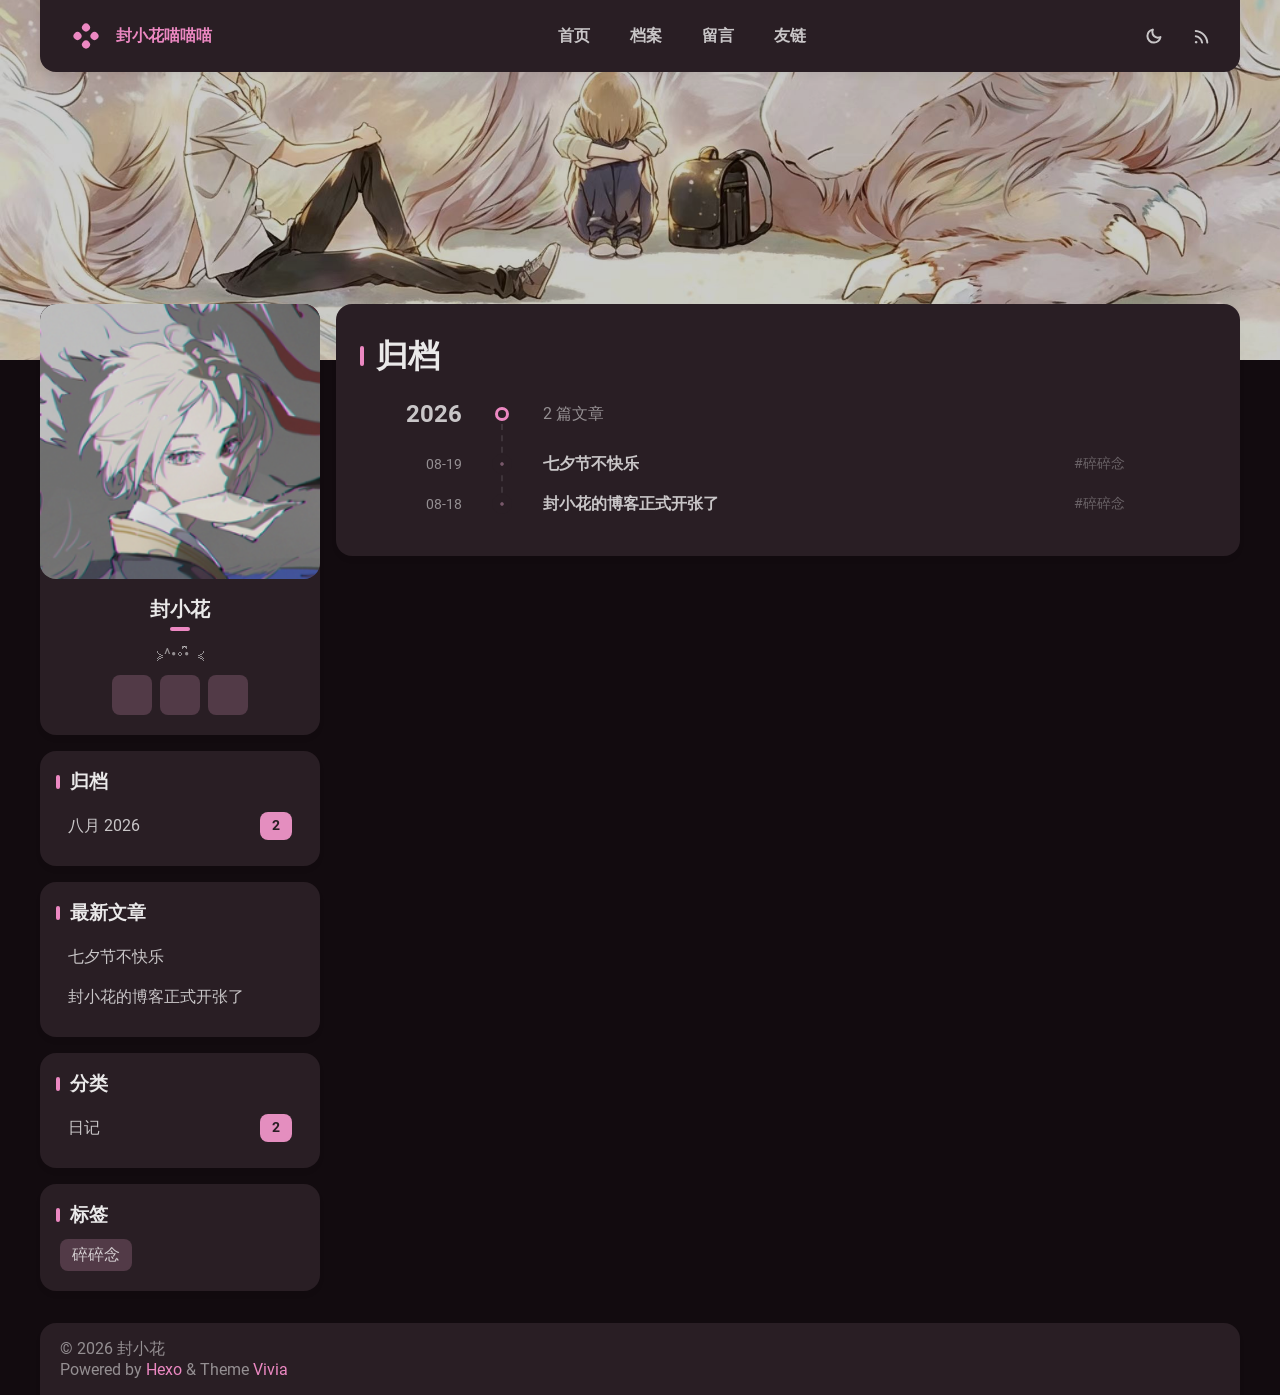
<file: tags/碎碎念/index.html>
<!DOCTYPE html>


<html theme="dark" showBanner="true" hasBanner="true" > 
<link href="https://cdn.staticfile.org/font-awesome/6.4.2/css/fontawesome.min.css" rel="stylesheet">
<link href="https://cdn.staticfile.org/font-awesome/6.4.2/css/brands.min.css" rel="stylesheet">
<link href="https://cdn.staticfile.org/font-awesome/6.4.2/css/solid.min.css" rel="stylesheet">
<script src="../../js/color.global.min.js" ></script>
<script src="../../js/load-settings.js" ></script>
<head>
  <meta charset="utf-8">
  
  
  

  
  <title>标签: 碎碎念 | 封小花喵喵喵</title>
  <meta name="viewport" content="width=device-width, initial-scale=1, shrink-to-fit=no">

  <link rel="preload" href="../../css/fonts/Roboto-Regular.ttf" as="font" type="font/ttf" crossorigin="anonymous">
  <link rel="preload" href="../../css/fonts/Roboto-Bold.ttf" as="font" type="font/ttf" crossorigin="anonymous">

  <meta name="description" content="fxh">
<meta property="og:type" content="website">
<meta property="og:title" content="封小花喵喵喵">
<meta property="og:url" content="https://fengxiaohua.cn/tags/%E7%A2%8E%E7%A2%8E%E5%BF%B5/index.html">
<meta property="og:site_name" content="封小花喵喵喵">
<meta property="og:description" content="fxh">
<meta property="og:locale" content="zh_CN">
<meta property="article:author" content="封小花">
<meta property="article:tag" content="void20061128">
<meta name="twitter:card" content="summary">
  
    <link rel="alternate" href="../../atom.xml" title="封小花喵喵喵" type="application/atom+xml">
  
  
    <link rel="shortcut icon" href="../../images/%E7%BD%91%E9%A1%B5.png">
  
  
    <link
      rel="stylesheet"
      href="https://cdn.staticfile.net/waline/3.0.0-alpha.9/waline.css"
    />
  
  
<link rel="stylesheet" href="../../css/style.css">

<meta name="generator" content="Hexo 8.1.2"></head>

<body>
  
  
    
<div id="banner" class="">
  <img src="../../images/%E6%A8%AA%E5%B9%85.jpg" itemprop="image">
  <div id="banner-dim"></div>
</div>
 
   
  <div id="main-grid" class="  ">
    <div id="nav" class=""  >
      <navbar id="navbar">
  <nav id="title-nav">
    <a href="../../index.html">
      <div id="vivia-logo">
        <div class="dot"></div>
        <div class="dot"></div>
        <div class="dot"></div>
        <div class="dot"></div>
      </div>
      <div>封小花喵喵喵 </div>
    </a>
  </nav>
  <nav id="main-nav">
    
      <a class="main-nav-link" href="../../index.html">首页</a>
    
      <a class="main-nav-link" href="../../archives">档案</a>
    
      <a class="main-nav-link" href="../../about">留言</a>
    
      <a class="main-nav-link" href="../../links">友链</a>
    
  </nav>
  <nav id="sub-nav">
    <a id="theme-btn" class="nav-icon">
      <span class="light-mode-icon"><svg xmlns="http://www.w3.org/2000/svg" height="20" viewBox="0 -960 960 960" width="20"><path d="M438.5-829.913v-48q0-17.452 11.963-29.476 11.964-12.024 29.326-12.024 17.363 0 29.537 12.024t12.174 29.476v48q0 17.452-11.963 29.476-11.964 12.024-29.326 12.024-17.363 0-29.537-12.024T438.5-829.913Zm0 747.826v-48q0-17.452 11.963-29.476 11.964-12.024 29.326-12.024 17.363 0 29.537 12.024t12.174 29.476v48q0 17.452-11.963 29.476-11.964 12.024-29.326 12.024-17.363 0-29.537-12.024T438.5-82.087ZM877.913-438.5h-48q-17.452 0-29.476-11.963-12.024-11.964-12.024-29.326 0-17.363 12.024-29.537t29.476-12.174h48q17.452 0 29.476 11.963 12.024 11.964 12.024 29.326 0 17.363-12.024 29.537T877.913-438.5Zm-747.826 0h-48q-17.452 0-29.476-11.963-12.024-11.964-12.024-29.326 0-17.363 12.024-29.537T82.087-521.5h48q17.452 0 29.476 11.963 12.024 11.964 12.024 29.326 0 17.363-12.024 29.537T130.087-438.5Zm660.174-290.87-34.239 32q-12.913 12.674-29.565 12.174-16.653-.5-29.327-13.174-12.674-12.673-12.554-28.826.12-16.152 12.794-28.826l33-35q12.913-12.674 30.454-12.674t30.163 12.847q12.709 12.846 12.328 30.826-.38 17.98-13.054 30.653ZM262.63-203.978l-32 34q-12.913 12.674-30.454 12.674t-30.163-12.847q-12.709-12.846-12.328-30.826.38-17.98 13.054-30.653l33.239-31q12.913-12.674 29.565-12.174 16.653.5 29.327 13.174 12.674 12.673 12.554 28.826-.12 16.152-12.794 28.826Zm466.74 33.239-32-33.239q-12.674-12.913-12.174-29.565.5-16.653 13.174-29.327 12.673-12.674 28.826-13.054 16.152-.38 28.826 12.294l35 33q12.674 12.913 12.674 30.454t-12.847 30.163q-12.846 12.709-30.826 12.328-17.98-.38-30.653-13.054ZM203.978-697.37l-34-33q-12.674-12.913-13.174-29.945-.5-17.033 12.174-29.707t31.326-13.293q18.653-.62 31.326 13.054l32 34.239q11.674 12.913 11.174 29.565-.5 16.653-13.174 29.327-12.673 12.674-28.826 12.554-16.152-.12-28.826-12.794ZM480-240q-100 0-170-70t-70-170q0-100 70-170t170-70q100 0 170 70t70 170q0 100-70 170t-170 70Zm-.247-82q65.703 0 111.475-46.272Q637-414.544 637-480.247t-45.525-111.228Q545.95-637 480.247-637t-111.475 45.525Q323-545.95 323-480.247t45.525 111.975Q414.05-322 479.753-322ZM481-481Z"/></svg></span>
      <span class="dark-mode-icon"><svg xmlns="http://www.w3.org/2000/svg" height="20" viewBox="0 -960 960 960" width="20"><path d="M480.239-116.413q-152.63 0-258.228-105.478Q116.413-327.37 116.413-480q0-130.935 77.739-227.435t206.304-125.043q43.022-9.631 63.87 10.869t3.478 62.805q-8.891 22.043-14.315 44.463-5.424 22.42-5.424 46.689 0 91.694 64.326 155.879 64.325 64.186 156.218 64.186 24.369 0 46.978-4.946 22.609-4.945 44.413-14.076 42.826-17.369 62.967 1.142 20.142 18.511 10.511 61.054Q807.174-280 712.63-198.206q-94.543 81.793-232.391 81.793Zm0-95q79.783 0 143.337-40.217 63.554-40.218 95.793-108.283-15.608 4.044-31.097 5.326-15.49 1.283-31.859.805-123.706-4.066-210.777-90.539-87.071-86.473-91.614-212.092-.24-16.369.923-31.978 1.164-15.609 5.446-30.978-67.826 32.478-108.282 96.152Q211.652-559.543 211.652-480q0 111.929 78.329 190.258 78.329 78.329 190.258 78.329ZM466.13-465.891Z"/></svg></span>
    </a>
    
      <a id="nav-rss-link" class="nav-icon mobile-hide" href="../../atom.xml" title="RSS 订阅">
        <svg xmlns="http://www.w3.org/2000/svg" height="20" viewBox="0 -960 960 960" width="20"><path d="M198-120q-25.846 0-44.23-18.384-18.384-18.385-18.384-44.23 0-25.846 18.384-44.23 18.384-18.385 44.23-18.385 25.846 0 44.23 18.385 18.384 18.384 18.384 44.23 0 25.845-18.384 44.23Q223.846-120 198-120Zm538.385 0q-18.846 0-32.923-13.769-14.076-13.769-15.922-33.23-8.692-100.616-51.077-188.654-42.385-88.039-109.885-155.539-67.5-67.501-155.539-109.885Q283-663.462 182.385-672.154q-19.461-1.846-33.23-16.23-13.769-14.385-13.769-33.846t14.076-32.922q14.077-13.461 32.923-12.23 120.076 8.692 226.038 58.768 105.961 50.077 185.73 129.846 79.769 79.769 129.846 185.731 50.077 105.961 58.769 226.038 1.231 18.846-12.538 32.922Q756.461-120 736.385-120Zm-252 0q-18.231 0-32.423-13.461t-18.653-33.538Q418.155-264.23 348.886-333.5q-69.27-69.27-166.501-84.423-20.077-4.462-33.538-18.961-13.461-14.5-13.461-33.346 0-19.076 13.884-33.23 13.884-14.153 33.115-10.922 136.769 15.384 234.384 112.999 97.615 97.615 112.999 234.384 3.231 19.23-10.538 33.115Q505.461-120 484.385-120Z"/></svg>
      </a>
    
    <div id="nav-menu-btn" class="nav-icon">
      <svg xmlns="http://www.w3.org/2000/svg" height="20" viewBox="0 -960 960 960" width="20"><path d="M177.37-252.282q-17.453 0-29.477-11.964-12.024-11.963-12.024-29.326t12.024-29.537q12.024-12.174 29.477-12.174h605.26q17.453 0 29.477 11.964 12.024 11.963 12.024 29.326t-12.024 29.537q-12.024 12.174-29.477 12.174H177.37Zm0-186.218q-17.453 0-29.477-11.963-12.024-11.964-12.024-29.326 0-17.363 12.024-29.537T177.37-521.5h605.26q17.453 0 29.477 11.963 12.024 11.964 12.024 29.326 0 17.363-12.024 29.537T782.63-438.5H177.37Zm0-186.217q-17.453 0-29.477-11.964-12.024-11.963-12.024-29.326t12.024-29.537q12.024-12.174 29.477-12.174h605.26q17.453 0 29.477 11.964 12.024 11.963 12.024 29.326t-12.024 29.537q-12.024 12.174-29.477 12.174H177.37Z"/></svg>
    </div>
  </nav>
</navbar>
<div id="nav-dropdown" class="hidden">
  <div id="dropdown-link-list">
    
      <a class="nav-dropdown-link" href="../../index.html">首页</a>
    
      <a class="nav-dropdown-link" href="../../archives">档案</a>
    
      <a class="nav-dropdown-link" href="../../about">留言</a>
    
      <a class="nav-dropdown-link" href="../../links">友链</a>
    
    
      <a class="nav-dropdown-link" href="../../atom.xml" title="RSS 订阅">RSS</a>
     
    </div>
</div>
<script>
  let dropdownBtn = document.getElementById("nav-menu-btn");
  let dropdownEle = document.getElementById("nav-dropdown");
  dropdownBtn.onclick = function() {
    dropdownEle.classList.toggle("hidden");
  }
</script>
    </div>
    <div id="sidebar-wrapper">
      <sidebar id="sidebar">
  
    <div class="widget-wrap">
  <div class="info-card">
    <div class="avatar">
      
        <image src=../../images/%E5%A4%B4%E5%83%8F1.png></image>
      
      <div class="img-dim"></div>
    </div>
    <div class="info">
      <div class="username">封小花 </div>
      <div class="dot"></div>
      <div class="subtitle">≽^•༚• ྀི≼ </div>
      <div class="link-list">
        
          <a class="link-btn" target="_blank" rel="noopener" href="https://twitter.com" title="twitter"><i class="fa-brands fa-twitter"></i></a>
        
          <a class="link-btn" target="_blank" rel="noopener" href="https://store.steampowered.com" title="Steam"><i class="fa-brands fa-steam"></i></a>
        
          <a class="link-btn" target="_blank" rel="noopener" href="https://github.com" title="GitHub"><i class="fa-brands fa-github"></i></a>
         
      </div>  
    </div>
  </div>
</div>

  
    
  <div class="widget-wrap">
    <div class="widget">
      <h3 class="widget-title">归档</h3>
      
      
        <a class="archive-link" href="../../archives/2026/08 ">
          八月 2026 
          <div class="archive-count">2 </div>
        </a>
      
    </div>
  </div>


  
    
  <div class="widget-wrap">
    <div class="widget">
      <h3 class="widget-title">最新文章</h3>
      <ul>
        
          <a class="recent-link" href="../../2026/08/19/%E4%B8%83%E5%A4%95/" title="七夕节不快乐" >
            <div class="recent-link-text">
              七夕节不快乐
            </div>
          </a>
        
          <a class="recent-link" href="../../2026/08/18/hello-world/" title="封小花的博客正式开张了" >
            <div class="recent-link-text">
              封小花的博客正式开张了
            </div>
          </a>
        
      </ul>
    </div>
  </div>

  
  <div class="sticky">
    
      


  <div class="widget-wrap">
    <div class="widget">
      <h3 class="widget-title">分类</h3>
      <div class="category-box">
    <a class="category-link" href="/categories/%E6%97%A5%E8%AE%B0/">
        日记
        <div class="category-count">2</div>
    </a>
    </div>
    </div>
  </div>


    
      
  <div class="widget-wrap">
    <div class="widget">
      <h3 class="widget-title">标签</h3>
      <ul class="widget-tag-list" itemprop="keywords"><li class="widget-tag-list-item"><a class="widget-tag-list-link" href="" rel="tag">碎碎念</a></li></ul>
    </div>
  </div>


    
  </div>
</sidebar>
    </div>
    <div id="content-body">
       

<div class="archive-main-card">
    <div class="archive-top">
      <div class="main-title-bar">
        <div class="main-title-dot"></div>
        <h1 class="article-title">归档</h1>
      </div>    
    </div>
    
    
      
      
        
        <div class="year-line">
            <div class="year-num">2026</div>
            <div class="dot-wrapper">
                <div class="dot"></div>
            </div>
            <div class="article-count">2 篇文章</div>
        </div>
      
      <a class="archive-article-link" href="../../2026/08/19/%E4%B8%83%E5%A4%95/" title="七夕节不快乐">
        <div class="date">08-19</div>
        <div class="line">
            <div class="dot"></div>
        </div>
        <div class="title">
            <div class="title-inner">
                
                    七夕节不快乐
                
            </div>
        </div>
        <div class="tags">
            #碎碎念
        </div>
      </a>
    
      
      
      <a class="archive-article-link" href="../../2026/08/18/hello-world/" title="封小花的博客正式开张了">
        <div class="date">08-18</div>
        <div class="line">
            <div class="dot"></div>
        </div>
        <div class="title">
            <div class="title-inner">
                
                    封小花的博客正式开张了
                
            </div>
        </div>
        <div class="tags">
            #碎碎念
        </div>
      </a>
    
  </div>
    </div>
    <div id="footer-wrapper">
      <footer id="footer">
  
  <div id="footer-info" class="inner">
    
    &copy; 2026 封小花<br>
    Powered by <a href="https://hexo.io/" target="_blank">Hexo</a> & Theme <a target="_blank" rel="noopener" href="https://github.com/saicaca/hexo-theme-vivia">Vivia</a>
  </div>
</footer>

    </div>
    <div class="back-to-top-wrapper">
    <button id="back-to-top-btn" class="back-to-top-btn hide" onclick="topFunction()">
        <i class="fa-solid fa-angle-up"></i>
    </button>
</div>

<script>
    function topFunction() {
        window.scroll({ top: 0, behavior: 'smooth' });
    }
    let btn = document.getElementById('back-to-top-btn');
    function scrollFunction() {
        if (document.body.scrollTop > 600 || document.documentElement.scrollTop > 600) {
            btn.classList.remove('hide')
        } else {
            btn.classList.add('hide')
        }
    }
    window.onscroll = function() {
        scrollFunction();
    }
</script>

  </div>
  <script src="../../js/light-dark-switch.js"></script>
<script>(function (w, d, s, id) {
            if (typeof (w.webpushr) !== 'undefined') return; w.webpushr = w.webpushr || function () { (w.webpushr.q = w.webpushr.q || []).push(arguments) }; var js, fjs = d.getElementsByTagName(s)[0]; js = d.createElement(s); js.id = id; js.async = 1; js.src = "https://cdn.webpushr.com/app.min.js";fjs.parentNode.appendChild(js);}(window, document, 'script', 'webpushr-jssdk'));webpushr('setup', { 'key': 'BFV5QAP4UYq4BC2spqnyg6X8WooGYAGuu01cC_p77sBS0IM3YbCQ2hswf-38SOPdydt_V6vYXEDNL6Tbpznz7I0' });</script></body>
</html>
</file>
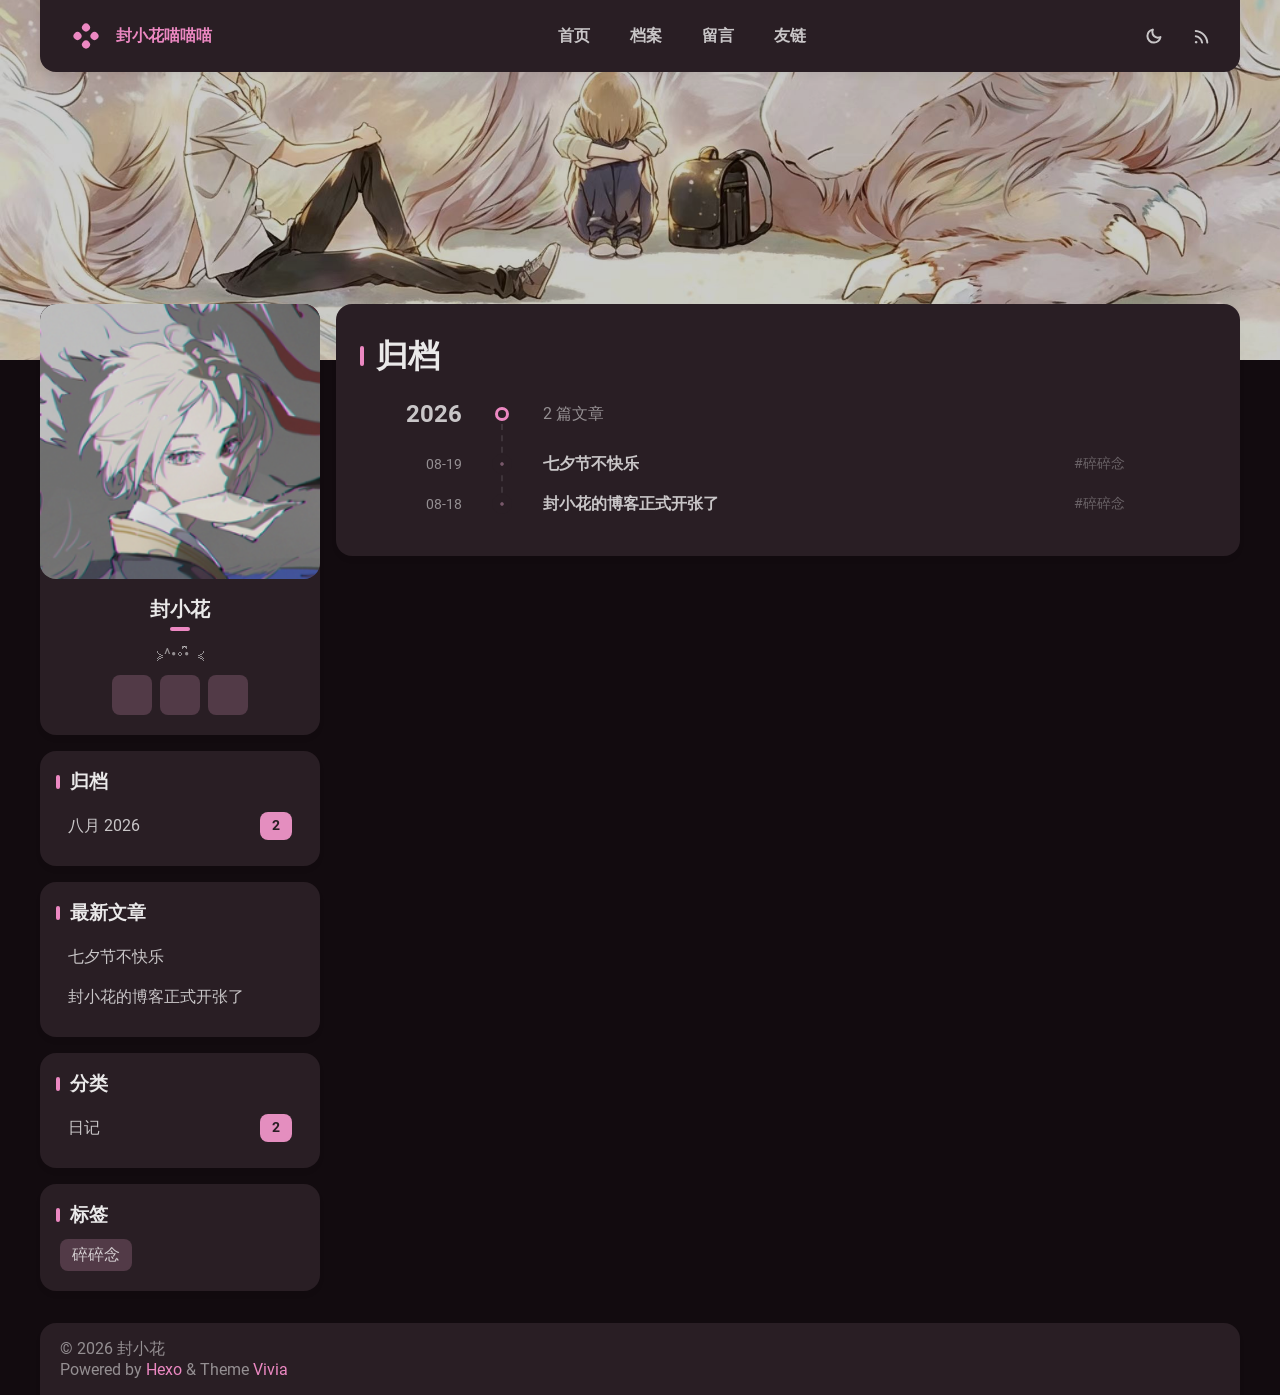
<file: archives/2026/08/index.html>
<!DOCTYPE html>


<html theme="dark" showBanner="true" hasBanner="true" > 
<link href="https://cdn.staticfile.org/font-awesome/6.4.2/css/fontawesome.min.css" rel="stylesheet">
<link href="https://cdn.staticfile.org/font-awesome/6.4.2/css/brands.min.css" rel="stylesheet">
<link href="https://cdn.staticfile.org/font-awesome/6.4.2/css/solid.min.css" rel="stylesheet">
<script src="../../../js/color.global.min.js" ></script>
<script src="../../../js/load-settings.js" ></script>
<head>
  <meta charset="utf-8">
  
  
  

  
  <title>归档: 2026/8 | 封小花喵喵喵</title>
  <meta name="viewport" content="width=device-width, initial-scale=1, shrink-to-fit=no">

  <link rel="preload" href="../../../css/fonts/Roboto-Regular.ttf" as="font" type="font/ttf" crossorigin="anonymous">
  <link rel="preload" href="../../../css/fonts/Roboto-Bold.ttf" as="font" type="font/ttf" crossorigin="anonymous">

  <meta name="description" content="fxh">
<meta property="og:type" content="website">
<meta property="og:title" content="封小花喵喵喵">
<meta property="og:url" content="https://fengxiaohua.cn/archives/2026/08/index.html">
<meta property="og:site_name" content="封小花喵喵喵">
<meta property="og:description" content="fxh">
<meta property="og:locale" content="zh_CN">
<meta property="article:author" content="封小花">
<meta property="article:tag" content="void20061128">
<meta name="twitter:card" content="summary">
  
    <link rel="alternate" href="../../../atom.xml" title="封小花喵喵喵" type="application/atom+xml">
  
  
    <link rel="shortcut icon" href="../../../images/%E7%BD%91%E9%A1%B5.png">
  
  
    <link
      rel="stylesheet"
      href="https://cdn.staticfile.net/waline/3.0.0-alpha.9/waline.css"
    />
  
  
<link rel="stylesheet" href="../../../css/style.css">

<meta name="generator" content="Hexo 8.1.2"></head>

<body>
  
  
    
<div id="banner" class="">
  <img src="../../../images/%E6%A8%AA%E5%B9%85.jpg" itemprop="image">
  <div id="banner-dim"></div>
</div>
 
   
  <div id="main-grid" class="  ">
    <div id="nav" class=""  >
      <navbar id="navbar">
  <nav id="title-nav">
    <a href="../../../index.html">
      <div id="vivia-logo">
        <div class="dot"></div>
        <div class="dot"></div>
        <div class="dot"></div>
        <div class="dot"></div>
      </div>
      <div>封小花喵喵喵 </div>
    </a>
  </nav>
  <nav id="main-nav">
    
      <a class="main-nav-link" href="../../../index.html">首页</a>
    
      <a class="main-nav-link" href="../../../archives">档案</a>
    
      <a class="main-nav-link" href="../../../about">留言</a>
    
      <a class="main-nav-link" href="../../../links">友链</a>
    
  </nav>
  <nav id="sub-nav">
    <a id="theme-btn" class="nav-icon">
      <span class="light-mode-icon"><svg xmlns="http://www.w3.org/2000/svg" height="20" viewBox="0 -960 960 960" width="20"><path d="M438.5-829.913v-48q0-17.452 11.963-29.476 11.964-12.024 29.326-12.024 17.363 0 29.537 12.024t12.174 29.476v48q0 17.452-11.963 29.476-11.964 12.024-29.326 12.024-17.363 0-29.537-12.024T438.5-829.913Zm0 747.826v-48q0-17.452 11.963-29.476 11.964-12.024 29.326-12.024 17.363 0 29.537 12.024t12.174 29.476v48q0 17.452-11.963 29.476-11.964 12.024-29.326 12.024-17.363 0-29.537-12.024T438.5-82.087ZM877.913-438.5h-48q-17.452 0-29.476-11.963-12.024-11.964-12.024-29.326 0-17.363 12.024-29.537t29.476-12.174h48q17.452 0 29.476 11.963 12.024 11.964 12.024 29.326 0 17.363-12.024 29.537T877.913-438.5Zm-747.826 0h-48q-17.452 0-29.476-11.963-12.024-11.964-12.024-29.326 0-17.363 12.024-29.537T82.087-521.5h48q17.452 0 29.476 11.963 12.024 11.964 12.024 29.326 0 17.363-12.024 29.537T130.087-438.5Zm660.174-290.87-34.239 32q-12.913 12.674-29.565 12.174-16.653-.5-29.327-13.174-12.674-12.673-12.554-28.826.12-16.152 12.794-28.826l33-35q12.913-12.674 30.454-12.674t30.163 12.847q12.709 12.846 12.328 30.826-.38 17.98-13.054 30.653ZM262.63-203.978l-32 34q-12.913 12.674-30.454 12.674t-30.163-12.847q-12.709-12.846-12.328-30.826.38-17.98 13.054-30.653l33.239-31q12.913-12.674 29.565-12.174 16.653.5 29.327 13.174 12.674 12.673 12.554 28.826-.12 16.152-12.794 28.826Zm466.74 33.239-32-33.239q-12.674-12.913-12.174-29.565.5-16.653 13.174-29.327 12.673-12.674 28.826-13.054 16.152-.38 28.826 12.294l35 33q12.674 12.913 12.674 30.454t-12.847 30.163q-12.846 12.709-30.826 12.328-17.98-.38-30.653-13.054ZM203.978-697.37l-34-33q-12.674-12.913-13.174-29.945-.5-17.033 12.174-29.707t31.326-13.293q18.653-.62 31.326 13.054l32 34.239q11.674 12.913 11.174 29.565-.5 16.653-13.174 29.327-12.673 12.674-28.826 12.554-16.152-.12-28.826-12.794ZM480-240q-100 0-170-70t-70-170q0-100 70-170t170-70q100 0 170 70t70 170q0 100-70 170t-170 70Zm-.247-82q65.703 0 111.475-46.272Q637-414.544 637-480.247t-45.525-111.228Q545.95-637 480.247-637t-111.475 45.525Q323-545.95 323-480.247t45.525 111.975Q414.05-322 479.753-322ZM481-481Z"/></svg></span>
      <span class="dark-mode-icon"><svg xmlns="http://www.w3.org/2000/svg" height="20" viewBox="0 -960 960 960" width="20"><path d="M480.239-116.413q-152.63 0-258.228-105.478Q116.413-327.37 116.413-480q0-130.935 77.739-227.435t206.304-125.043q43.022-9.631 63.87 10.869t3.478 62.805q-8.891 22.043-14.315 44.463-5.424 22.42-5.424 46.689 0 91.694 64.326 155.879 64.325 64.186 156.218 64.186 24.369 0 46.978-4.946 22.609-4.945 44.413-14.076 42.826-17.369 62.967 1.142 20.142 18.511 10.511 61.054Q807.174-280 712.63-198.206q-94.543 81.793-232.391 81.793Zm0-95q79.783 0 143.337-40.217 63.554-40.218 95.793-108.283-15.608 4.044-31.097 5.326-15.49 1.283-31.859.805-123.706-4.066-210.777-90.539-87.071-86.473-91.614-212.092-.24-16.369.923-31.978 1.164-15.609 5.446-30.978-67.826 32.478-108.282 96.152Q211.652-559.543 211.652-480q0 111.929 78.329 190.258 78.329 78.329 190.258 78.329ZM466.13-465.891Z"/></svg></span>
    </a>
    
      <a id="nav-rss-link" class="nav-icon mobile-hide" href="../../../atom.xml" title="RSS 订阅">
        <svg xmlns="http://www.w3.org/2000/svg" height="20" viewBox="0 -960 960 960" width="20"><path d="M198-120q-25.846 0-44.23-18.384-18.384-18.385-18.384-44.23 0-25.846 18.384-44.23 18.384-18.385 44.23-18.385 25.846 0 44.23 18.385 18.384 18.384 18.384 44.23 0 25.845-18.384 44.23Q223.846-120 198-120Zm538.385 0q-18.846 0-32.923-13.769-14.076-13.769-15.922-33.23-8.692-100.616-51.077-188.654-42.385-88.039-109.885-155.539-67.5-67.501-155.539-109.885Q283-663.462 182.385-672.154q-19.461-1.846-33.23-16.23-13.769-14.385-13.769-33.846t14.076-32.922q14.077-13.461 32.923-12.23 120.076 8.692 226.038 58.768 105.961 50.077 185.73 129.846 79.769 79.769 129.846 185.731 50.077 105.961 58.769 226.038 1.231 18.846-12.538 32.922Q756.461-120 736.385-120Zm-252 0q-18.231 0-32.423-13.461t-18.653-33.538Q418.155-264.23 348.886-333.5q-69.27-69.27-166.501-84.423-20.077-4.462-33.538-18.961-13.461-14.5-13.461-33.346 0-19.076 13.884-33.23 13.884-14.153 33.115-10.922 136.769 15.384 234.384 112.999 97.615 97.615 112.999 234.384 3.231 19.23-10.538 33.115Q505.461-120 484.385-120Z"/></svg>
      </a>
    
    <div id="nav-menu-btn" class="nav-icon">
      <svg xmlns="http://www.w3.org/2000/svg" height="20" viewBox="0 -960 960 960" width="20"><path d="M177.37-252.282q-17.453 0-29.477-11.964-12.024-11.963-12.024-29.326t12.024-29.537q12.024-12.174 29.477-12.174h605.26q17.453 0 29.477 11.964 12.024 11.963 12.024 29.326t-12.024 29.537q-12.024 12.174-29.477 12.174H177.37Zm0-186.218q-17.453 0-29.477-11.963-12.024-11.964-12.024-29.326 0-17.363 12.024-29.537T177.37-521.5h605.26q17.453 0 29.477 11.963 12.024 11.964 12.024 29.326 0 17.363-12.024 29.537T782.63-438.5H177.37Zm0-186.217q-17.453 0-29.477-11.964-12.024-11.963-12.024-29.326t12.024-29.537q12.024-12.174 29.477-12.174h605.26q17.453 0 29.477 11.964 12.024 11.963 12.024 29.326t-12.024 29.537q-12.024 12.174-29.477 12.174H177.37Z"/></svg>
    </div>
  </nav>
</navbar>
<div id="nav-dropdown" class="hidden">
  <div id="dropdown-link-list">
    
      <a class="nav-dropdown-link" href="../../../index.html">首页</a>
    
      <a class="nav-dropdown-link" href="../../../archives">档案</a>
    
      <a class="nav-dropdown-link" href="../../../about">留言</a>
    
      <a class="nav-dropdown-link" href="../../../links">友链</a>
    
    
      <a class="nav-dropdown-link" href="../../../atom.xml" title="RSS 订阅">RSS</a>
     
    </div>
</div>
<script>
  let dropdownBtn = document.getElementById("nav-menu-btn");
  let dropdownEle = document.getElementById("nav-dropdown");
  dropdownBtn.onclick = function() {
    dropdownEle.classList.toggle("hidden");
  }
</script>
    </div>
    <div id="sidebar-wrapper">
      <sidebar id="sidebar">
  
    <div class="widget-wrap">
  <div class="info-card">
    <div class="avatar">
      
        <image src=../../../images/%E5%A4%B4%E5%83%8F1.png></image>
      
      <div class="img-dim"></div>
    </div>
    <div class="info">
      <div class="username">封小花 </div>
      <div class="dot"></div>
      <div class="subtitle">≽^•༚• ྀི≼ </div>
      <div class="link-list">
        
          <a class="link-btn" target="_blank" rel="noopener" href="https://twitter.com" title="twitter"><i class="fa-brands fa-twitter"></i></a>
        
          <a class="link-btn" target="_blank" rel="noopener" href="https://store.steampowered.com" title="Steam"><i class="fa-brands fa-steam"></i></a>
        
          <a class="link-btn" target="_blank" rel="noopener" href="https://github.com" title="GitHub"><i class="fa-brands fa-github"></i></a>
         
      </div>  
    </div>
  </div>
</div>

  
    
  <div class="widget-wrap">
    <div class="widget">
      <h3 class="widget-title">归档</h3>
      
      
        <a class="archive-link" href="../../../archives/2026/08 ">
          八月 2026 
          <div class="archive-count">2 </div>
        </a>
      
    </div>
  </div>


  
    
  <div class="widget-wrap">
    <div class="widget">
      <h3 class="widget-title">最新文章</h3>
      <ul>
        
          <a class="recent-link" href="../../../2026/08/19/%E4%B8%83%E5%A4%95/" title="七夕节不快乐" >
            <div class="recent-link-text">
              七夕节不快乐
            </div>
          </a>
        
          <a class="recent-link" href="../../../2026/08/18/hello-world/" title="封小花的博客正式开张了" >
            <div class="recent-link-text">
              封小花的博客正式开张了
            </div>
          </a>
        
      </ul>
    </div>
  </div>

  
  <div class="sticky">
    
      


  <div class="widget-wrap">
    <div class="widget">
      <h3 class="widget-title">分类</h3>
      <div class="category-box">
    <a class="category-link" href="/categories/%E6%97%A5%E8%AE%B0/">
        日记
        <div class="category-count">2</div>
    </a>
    </div>
    </div>
  </div>


    
      
  <div class="widget-wrap">
    <div class="widget">
      <h3 class="widget-title">标签</h3>
      <ul class="widget-tag-list" itemprop="keywords"><li class="widget-tag-list-item"><a class="widget-tag-list-link" href="../../../tags/%E7%A2%8E%E7%A2%8E%E5%BF%B5/" rel="tag">碎碎念</a></li></ul>
    </div>
  </div>


    
  </div>
</sidebar>
    </div>
    <div id="content-body">
       

<div class="archive-main-card">
    <div class="archive-top">
      <div class="main-title-bar">
        <div class="main-title-dot"></div>
        <h1 class="article-title">归档</h1>
      </div>    
    </div>
    
    
      
      
        
        <div class="year-line">
            <div class="year-num">2026</div>
            <div class="dot-wrapper">
                <div class="dot"></div>
            </div>
            <div class="article-count">2 篇文章</div>
        </div>
      
      <a class="archive-article-link" href="../../../2026/08/19/%E4%B8%83%E5%A4%95/" title="七夕节不快乐">
        <div class="date">08-19</div>
        <div class="line">
            <div class="dot"></div>
        </div>
        <div class="title">
            <div class="title-inner">
                
                    七夕节不快乐
                
            </div>
        </div>
        <div class="tags">
            #碎碎念
        </div>
      </a>
    
      
      
      <a class="archive-article-link" href="../../../2026/08/18/hello-world/" title="封小花的博客正式开张了">
        <div class="date">08-18</div>
        <div class="line">
            <div class="dot"></div>
        </div>
        <div class="title">
            <div class="title-inner">
                
                    封小花的博客正式开张了
                
            </div>
        </div>
        <div class="tags">
            #碎碎念
        </div>
      </a>
    
  </div>
    </div>
    <div id="footer-wrapper">
      <footer id="footer">
  
  <div id="footer-info" class="inner">
    
    &copy; 2026 封小花<br>
    Powered by <a href="https://hexo.io/" target="_blank">Hexo</a> & Theme <a target="_blank" rel="noopener" href="https://github.com/saicaca/hexo-theme-vivia">Vivia</a>
  </div>
</footer>

    </div>
    <div class="back-to-top-wrapper">
    <button id="back-to-top-btn" class="back-to-top-btn hide" onclick="topFunction()">
        <i class="fa-solid fa-angle-up"></i>
    </button>
</div>

<script>
    function topFunction() {
        window.scroll({ top: 0, behavior: 'smooth' });
    }
    let btn = document.getElementById('back-to-top-btn');
    function scrollFunction() {
        if (document.body.scrollTop > 600 || document.documentElement.scrollTop > 600) {
            btn.classList.remove('hide')
        } else {
            btn.classList.add('hide')
        }
    }
    window.onscroll = function() {
        scrollFunction();
    }
</script>

  </div>
  <script src="../../../js/light-dark-switch.js"></script>
<script>(function (w, d, s, id) {
            if (typeof (w.webpushr) !== 'undefined') return; w.webpushr = w.webpushr || function () { (w.webpushr.q = w.webpushr.q || []).push(arguments) }; var js, fjs = d.getElementsByTagName(s)[0]; js = d.createElement(s); js.id = id; js.async = 1; js.src = "https://cdn.webpushr.com/app.min.js";fjs.parentNode.appendChild(js);}(window, document, 'script', 'webpushr-jssdk'));webpushr('setup', { 'key': 'BFV5QAP4UYq4BC2spqnyg6X8WooGYAGuu01cC_p77sBS0IM3YbCQ2hswf-38SOPdydt_V6vYXEDNL6Tbpznz7I0' });</script></body>
</html>
</file>
<file: css/style.css>
:root {
  --neut-L90: rgba(255,255,255,0.9);
  --neut-L75: rgba(255,255,255,0.75);
  --neut-L50: rgba(255,255,255,0.5);
  --neut-L30: rgba(255,255,255,0.3);
  --neut-L10: rgba(255,255,255,0.1);
  --banner-dim: rgba(0,0,0,0.2);
  --primary-hue: 345;
  --main-title: rgba(255,255,255,0.9);
  --btn-content: var(--neut-L75);
  --btn-content-hover: var(--btn-content);
  --card-btn-bg: var(--card-background);
  --card-btn-icon: var(--primary);
  --btn-text-neutral-text: var(--neut-L75);
  --btn-text-content: var(--primary);
  --btn-text-light-text: var(--primary);
  --title-hover: var(--primary);
  --light-dot: var(--primary);
  --article-meta: rgba(255,255,255,0.5);
  --article-text: rgba(255,255,255,0.75);
  --info-name: rgba(255,255,255,0.9);
  --info-sub: rgba(255,255,255,0.5);
  --link: var(--primary);
  --color-picker-border: var(--primary);
  --color-picker-thumb: var(--primary);
  --pagenav-curr-bg: var(--primary);
  --widget-title: var(--main-title);
  --archive-year: var(--neut-L75);
  --archive-date: var(--neut-L50);
  --archive-title: var(--neut-L75);
  --archive-tags: var(--neut-L30);
  --archive-dashline: var(--neut-L10);
  --primary-btn-bg: var(--primary);
  --img-overlay: rgba(0,0,0,0.1);
  --sidebar-width: 280px;
  --display-light-icon: 0;
  --display-dark-icon: 1;
}
@supports (color: oklch(0 0 0)) {
  :root {
    --primary: oklch(0.75 0.14 var(--primary-hue));
    --nav-dropdown-bg: oklch(0.2 0.02 var(--primary-hue));
    --page-background: oklch(0.16 0.014 var(--primary-hue));
    --card-background: oklch(0.25 0.02 var(--primary-hue));
    --btn-bg: oklch(0.38 0.04 var(--primary-hue));
    --btn-hover: oklch(0.45 0.045 var(--primary-hue));
    --btn-active: oklch(0.5 0.05 var(--primary-hue));
    --card-btn-hover: oklch(0.3 0.03 var(--primary-hue));
    --card-btn-active: oklch(0.35 0.035 var(--primary-hue));
    --btn-text-hover: oklch(0.2 0.02 var(--primary-hue));
    --btn-text-active: oklch(0.17 0.017 var(--primary-hue));
    --timeline-dim-dot: oklch(0.5 0.05 var(--primary-hue));
    --title-active: oklch(0.65 0.12 var(--primary-hue));
    --tag-dot: oklch(0.25 0.02 var(--primary-hue));
    --highlight-selection: oklch(0.35 0.035 var(--primary-hue));
    --article-code-bg: oklch(0.4 0.04 var(--primary-hue));
    --article-block: oklch(0.2 0.02 var(--primary-hue));
    --link-hover-bg: oklch(0.4 0.08 var(--primary-hue));
    --link-active-bg: oklch(0.35 0.07 var(--primary-hue));
    --blockquote-bg: oklch(0.2 0.02 var(--primary-hue));
    --color-picker-range: oklch(0.4 0.04 var(--primary-hue));
    --badge-bg: oklch(0.75 0.12 var(--primary-hue));
    --text-on-light: oklch(0.25 0.02 var(--primary-hue));
    --pagenav-curr-text: oklch(0.25 0.02 var(--primary-hue));
    --input-field: oklch(0.2 0.02 var(--primary-hue));
    --primary-btn-text: oklch(0.25 0.02 var(--primary-hue));
    --enter-btn-bg: oklch(0.2 0.02 var(--primary-hue));
    --enter-btn-hover: oklch(0.3 0.03 var(--primary-hue));
    --enter-btn-active: oklch(0.35 0.035 var(--primary-hue));
    --selection-bg: oklch(0.4 0.08 var(--primary-hue));
    --code-block-selection-bg: oklch(0.4 0.08 var(--primary-hue));
  }
}
@supports not (color: oklch(0 0 0)) {
  :root {
    --primary: #ec88c2;
    --nav-dropdown-bg: #1d1218;
    --page-background: #120b0f;
    --card-background: #291e24;
    --btn-bg: #523a47;
    --btn-hover: #684b5b;
    --btn-active: #78586a;
    --card-btn-hover: #392831;
    --card-btn-active: #48333f;
    --btn-text-hover: #1d1218;
    --btn-text-active: #150c11;
    --timeline-dim-dot: #78586a;
    --title-active: #c270a0;
    --tag-dot: #291e24;
    --highlight-selection: #48333f;
    --article-code-bg: #583f4d;
    --article-block: #1d1218;
    --link-hover-bg: #663551;
    --link-active-bg: #542a43;
    --blockquote-bg: #1d1218;
    --color-picker-range: #583f4d;
    --badge-bg: #e48ebf;
    --text-on-light: #291e24;
    --pagenav-curr-text: #291e24;
    --input-field: #1d1218;
    --primary-btn-text: #291e24;
    --enter-btn-bg: #1d1218;
    --enter-btn-hover: #392831;
    --enter-btn-active: #48333f;
    --selection-bg: #663551;
    --code-block-selection-bg: #663551;
  }
}
:root[theme='light'] {
  --card-background: #fff;
  --banner-dim: none;
  --neut-L90: rgba(0,0,0,0.9);
  --neut-L75: rgba(0,0,0,0.75);
  --neut-L50: rgba(0,0,0,0.5);
  --neut-L30: rgba(0,0,0,0.3);
  --neut-L10: rgba(0,0,0,0.1);
  --main-title: rgba(0,0,0,0.9);
  --article-meta: rgba(0,0,0,0.5);
  --article-text: rgba(0,0,0,0.75);
  --btn-text-neutral-text: rgba(0,0,0,0.75);
  --info-name: rgba(0,0,0,0.9);
  --info-sub: rgba(0,0,0,0.5);
  --tag-dot: var(--btn-content);
  --img-overlay: rgba(0,0,0,0);
  --pagenav-curr-text: rgba(255,255,255,0.9);
  --primary-btn-text: rgba(255,255,255,0.9);
  --display-light-icon: 1;
  --display-dark-icon: 0;
}
@supports (color: oklch(0 0 0)) {
  :root[theme='light'] {
    --primary: oklch(0.7 0.14 var(--primary-hue));
    --page-background: oklch(0.95 0.01 var(--primary-hue));
    --nav-dropdown-bg: oklch(0.98 0.005 var(--primary-hue));
    --btn-bg: oklch(0.95 0.025 var(--primary-hue));
    --btn-content: oklch(0.55 0.12 var(--primary-hue));
    --btn-hover: oklch(0.9 0.05 var(--primary-hue));
    --btn-active: oklch(0.85 0.08 var(--primary-hue));
    --btn-text-hover: oklch(0.95 0.025 var(--primary-hue));
    --btn-text-active: oklch(0.98 0.01 var(--primary-hue));
    --btn-text-content: oklch(0.7 0.14 var(--primary-hue));
    --card-btn-hover: oklch(0.98 0.005 var(--primary-hue));
    --card-btn-active: oklch(0.9 0.03 var(--primary-hue));
    --title-active: oklch(0.6 0.12 var(--primary-hue));
    --link-hover-bg: oklch(0.95 0.025 var(--primary-hue));
    --link-active-bg: oklch(0.9 0.05 var(--primary-hue));
    --article-code-bg: oklch(0.95 0.02 var(--primary-hue));
    --blockquote-bg: oklch(0.98 0.005 var(--primary-hue));
    --badge-bg: oklch(0.95 0.02 var(--primary-hue));
    --text-on-light: oklch(0.55 0.12 var(--primary-hue));
    --color-picker-range: oklch(0.95 0.02 var(--primary-hue));
    --input-field: oklch(0.98 0.005 var(--primary-hue));
    --enter-btn-bg: oklch(0.98 0.005 var(--primary-hue));
    --enter-btn-hover: oklch(0.96 0.015 var(--primary-hue));
    --enter-btn-active: oklch(0.9 0.03 var(--primary-hue));
    --selection-bg: oklch(0.9 0.05 var(--primary-hue));
  }
}
@supports not (color: oklch(0 0 0)) {
  :root[theme='light'] {
    --primary: #db78b2;
    --page-background: #f4ecf0;
    --nav-dropdown-bg: #fbf7f9;
    --btn-bg: #fce8f2;
    --btn-content: #a25281;
    --btn-hover: #f8d1e6;
    --btn-active: #f5b9da;
    --btn-text-hover: #fce8f2;
    --btn-text-active: #fef6fa;
    --btn-text-content: #db78b2;
    --card-btn-hover: #fbf7f9;
    --card-btn-active: #eed7e3;
    --title-active: #b26191;
    --link-hover-bg: #fce8f2;
    --link-active-bg: #f8d1e6;
    --article-code-bg: #f9e9f1;
    --blockquote-bg: #fbf7f9;
    --badge-bg: #f9e9f1;
    --text-on-light: #a25281;
    --color-picker-range: #f9e9f1;
    --input-field: #fbf7f9;
    --enter-btn-bg: #fbf7f9;
    --enter-btn-hover: #faeef4;
    --enter-btn-active: #eed7e3;
    --selection-bg: #f8d1e6;
  }
}
body {
  width: 100%;
}
body:before,
body:after {
  content: "";
  display: table;
}
body:after {
  clear: both;
}
html,
body,
div,
span,
applet,
object,
iframe,
h1,
h2,
h3,
h4,
h5,
h6,
p,
blockquote,
pre,
a,
abbr,
acronym,
address,
big,
cite,
code,
del,
dfn,
em,
img,
ins,
kbd,
q,
s,
samp,
small,
strike,
strong,
sub,
sup,
tt,
var,
dl,
dt,
dd,
ol,
ul,
li,
fieldset,
form,
label,
legend,
table,
caption,
tbody,
tfoot,
thead,
tr,
th,
td {
  margin: 0;
  padding: 0;
  border: 0;
  outline: 0;
  font-weight: inherit;
  font-style: inherit;
  font-family: inherit;
  font-size: 100%;
  vertical-align: baseline;
}
body {
  line-height: 1;
  color: #000;
  background: #fff;
}
ol,
ul {
  list-style: none;
}
table {
  border-collapse: separate;
  border-spacing: 0;
  vertical-align: middle;
}
caption,
th,
td {
  text-align: left;
  font-weight: normal;
  vertical-align: middle;
}
a img {
  border: none;
}
a {
  text-decoration: none;
}
@font-face {
  font-family: Roboto;
  font-style: normal;
  font-weight: 400;
  src: url("fonts/Roboto-Regular.ttf") format("truetype");
}
@font-face {
  font-family: Roboto;
  font-style: normal;
  font-weight: 700;
  src: url("fonts/Roboto-Bold.ttf") format("truetype");
}
body,
#container {
  overflow-x: hidden;
  height: 100%;
}
body {
  font: 16px "Roboto", -apple-system, BlinkMacSystemFont, "Segoe UI", "Oxygen", "Ubuntu", "Cantarell", "Fira Sans", "Droid Sans", "Helvetica Neue", sans-serif;
  -webkit-text-size-adjust: 100%;
  background: var(--page-background);
  background-size: 240px;
  background-blend-mode: overlay;
  -webkit-transition: background 0.15s ease-out, color 0.15s ease-out;
  -moz-transition: background 0.15s ease-out, color 0.15s ease-out;
  -ms-transition: background 0.15s ease-out, color 0.15s ease-out;
  transition: background 0.15s ease-out, color 0.15s ease-out;
}

#main-grid {
  grid-template-columns: min(30%, var(--sidebar-width)) auto;
  grid-template-rows: auto auto auto;
}
#main-grid.right-sidebar {
  grid-template-columns: auto min(30%, var(--sidebar-width));
}
#main-grid {
  display: grid;
  max-width: 1200px;
  min-height: 100vh;
  grid-template-rows: auto 1fr auto;
  margin: auto;
  position: relative;
  grid-gap: 16px;
}
#main-grid #nav {
  grid-column-start: 1;
  grid-column-end: 3;
  -webkit-transition: height 0.15s ease-out;
  -moz-transition: height 0.15s ease-out;
  -ms-transition: height 0.15s ease-out;
  transition: height 0.15s ease-out;
}
#main-grid #sidebar-wrapper {
  grid-row: 2;
  grid-column: 1;
}
#main-grid #content-body {
  grid-column: 2;
  grid-row: 2;
  overflow: auto;
}
#main-grid #footer-wrapper {
  grid-row: 3;
  grid-column-start: 1;
  grid-column-end: 3;
}
#main-grid.right-sidebar #sidebar-wrapper {
  grid-column: 2;
}
#main-grid.right-sidebar #content-body {
  grid-column: 1;
}
@media screen and (max-width: 767px) {
  #main-grid {
    grid-template-columns: auto auto;
  }
  #main-grid #sidebar-wrapper {
    grid-row: 3;
    grid-column-start: 1;
    grid-column-end: 3;
    margin-top: 48px;
  }
  #main-grid #content-body {
    grid-column-start: 1;
    grid-column-end: 3;
  }
  #main-grid #footer-wrapper {
    grid-row: 4;
  }
}
@media screen and (min-width: 768px) and (max-width: 1023px) {
  #main-grid {
    grid-template-columns: auto auto;
  }
  #main-grid #sidebar-wrapper {
    grid-row: 3;
    grid-column-start: 1;
    grid-column-end: 3;
    margin-top: 48px;
  }
  #main-grid #content-body {
    grid-column-start: 1;
    grid-column-end: 3;
  }
  #main-grid #footer-wrapper {
    grid-row: 4;
  }
}
#main {
  position: relative;
}
.clear {
  clear: both;
}
#container {
  position: relative;
}
#nav,
#sidebar-wrapper,
#content-body,
#footer-wrapper,
#back-to-top-btn {
  filter: drop-shadow(0px 4px 4px rgba(0,0,0,0.01));
}
.img-dim {
  width: 100%;
  height: 100%;
  background: var(--img-overlay);
  position: absolute;
  -webkit-transition: background 0.15s ease-out;
  -moz-transition: background 0.15s ease-out;
  -ms-transition: background 0.15s ease-out;
  transition: background 0.15s ease-out;
}
::selection {
  background-color: var(--selection-bg);
}
.article-date,
.article-category-link,
.archive-year {
  text-decoration: none;
  text-transform: uppercase;
  letter-spacing: 2px;
  color: #999;
  margin-bottom: 1em;
  margin-left: 5px;
  line-height: 1em;
  text-shadow: 0 1px #fff;
  font-weight: bold;
}
.archive-article-inner {
  background: #fff;
  -webkit-box-shadow: 1px 2px 3px #ddd;
  box-shadow: 1px 2px 3px #ddd;
  border: 1px solid #ddd;
  border-radius: 3px;
}
navbar,
.article-inner,
#article-nav .article-nav-btn,
.comment-card,
.wl-comment-card,
#page-nav #num-bar,
#page-nav .page-nav-btn,
.archive-main-card,
.back-to-top-btn,
.widget,
.info-card {
  background: var(--card-background);
  border-radius: 16px;
  -webkit-transition: background 0.15s ease-out;
  -moz-transition: background 0.15s ease-out;
  -ms-transition: background 0.15s ease-out;
  transition: background 0.15s ease-out;
}
.article-tag-list-link,
.widget-tag-list-link,
.info-card .link-list .link-btn {
  background: var(--btn-bg);
  border-radius: 8px;
  color: var(--btn-content);
  -webkit-transition: background 0.15s ease-out, color 0.15s ease-out;
  -moz-transition: background 0.15s ease-out, color 0.15s ease-out;
  -ms-transition: background 0.15s ease-out, color 0.15s ease-out;
  transition: background 0.15s ease-out, color 0.15s ease-out;
  cursor: pointer;
  border: none;
  display: -webkit-box;
  display: -moz-box;
  display: -webkit-flex;
  display: -ms-flexbox;
  display: box;
  display: flex;
  -webkit-box-pack: center;
  -moz-box-pack: center;
  -ms-flex-pack: center;
  -webkit-justify-content: center;
  justify-content: center;
  -webkit-box-align: center;
  -moz-box-align: center;
  -ms-flex-align: center;
  -webkit-align-items: center;
  align-items: center;
}
.article-tag-list-link:hover,
.widget-tag-list-link:hover,
.info-card .link-list .link-btn:hover {
  color: var(--btn-content-hover);
  background: var(--btn-hover);
}
.article-tag-list-link:active,
.widget-tag-list-link:active,
.info-card .link-list .link-btn:active {
  background: var(--btn-active);
}
#article-nav .article-nav-btn,
.back-to-top-btn {
  display: -webkit-box;
  display: -moz-box;
  display: -webkit-flex;
  display: -ms-flexbox;
  display: box;
  display: flex;
  -webkit-box-pack: center;
  -moz-box-pack: center;
  -ms-flex-pack: center;
  -webkit-justify-content: center;
  justify-content: center;
  -webkit-box-align: center;
  -moz-box-align: center;
  -ms-flex-align: center;
  -webkit-align-items: center;
  align-items: center;
}
#article-nav .article-nav-btn:hover,
.back-to-top-btn:hover {
  background: var(--card-btn-hover);
}
#article-nav .article-nav-btn:active,
.back-to-top-btn:active {
  background: var(--card-btn-active);
}
.article-tag-list-link,
.widget-tag-list-link {
  height: 32px;
  padding: 0 12px;
  font-size: 14px;
}
.article-title,
.comment-card .main-title,
.wl-comment-card .main-title,
.archive-main-card .archive-title {
  text-decoration: none;
  font-size: 32px;
  font-weight: bold;
  color: var(--main-title);
  line-height: 40px;
  -webkit-transition: color 0.15s ease-out;
  -moz-transition: color 0.15s ease-out;
  -ms-transition: color 0.15s ease-out;
  transition: color 0.15s ease-out;
  position: relative;
}
@media screen and (max-width: 767px) {
  .article-title,
  .comment-card .main-title,
  .wl-comment-card .main-title,
  .archive-main-card .archive-title {
    font-size: 28px;
  }
}
.article-entry a,
#footer a {
  color: var(--link);
  border-radius: 6px;
  -webkit-transition: background 0.15s ease-out, color 0.15s ease-out, outline 0.15s ease-out;
  -moz-transition: background 0.15s ease-out, color 0.15s ease-out, outline 0.15s ease-out;
  -ms-transition: background 0.15s ease-out, color 0.15s ease-out, outline 0.15s ease-out;
  transition: background 0.15s ease-out, color 0.15s ease-out, outline 0.15s ease-out;
  padding: 3px;
  margin: -3px;
}
.article-entry a:hover,
#footer a:hover {
  background: var(--link-hover-bg);
}
.article-entry a:active,
#footer a:active {
  background: var(--link-active-bg);
}
.article-entry h1,
.widget h1 {
  font-size: 2em;
}
.article-entry h2,
.widget h2 {
  font-size: 1.5em;
}
.article-entry h3,
.widget h3 {
  font-size: 1.3em;
}
.article-entry h4,
.widget h4 {
  font-size: 1.2em;
}
.article-entry h5,
.widget h5 {
  font-size: 1em;
}
.article-entry h6,
.widget h6 {
  font-size: 1em;
  color: #999;
}
.article-entry hr,
.widget hr {
  border: 1px dashed #ddd;
}
.article-entry strong,
.widget strong {
  font-weight: bold;
}
.article-entry em,
.widget em,
.article-entry cite,
.widget cite {
  font-style: italic;
}
.article-entry sup,
.widget sup,
.article-entry sub,
.widget sub {
  font-size: 0.75em;
  line-height: 0;
  position: relative;
  vertical-align: baseline;
}
.article-entry sup,
.widget sup {
  top: -0.5em;
}
.article-entry sub,
.widget sub {
  bottom: -0.2em;
}
.article-entry small,
.widget small {
  font-size: 0.85em;
}
.article-entry acronym,
.widget acronym,
.article-entry abbr,
.widget abbr {
  border-bottom: 1px dotted;
}
.article-entry ul,
.widget ul,
.article-entry ol,
.widget ol,
.article-entry dl,
.widget dl {
  margin: 0 20px;
  line-height: 1.6em;
}
.article-entry ul ul,
.widget ul ul,
.article-entry ol ul,
.widget ol ul,
.article-entry ul ol,
.widget ul ol,
.article-entry ol ol,
.widget ol ol {
  margin-top: 0;
  margin-bottom: 0;
}
.article-entry ul,
.widget ul {
  list-style: disc;
}
.article-entry ol,
.widget ol {
  list-style: decimal;
}
.article-entry dt,
.widget dt {
  font-weight: bold;
}
:root #nav {
  height: 72px;
  z-index: 10;
}
@media screen and (max-width: 767px) {
  :root #nav {
    height: auto;
    min-height: 72px;
  }
}
@media screen and (min-width: 768px) and (max-width: 1023px) {
  :root #nav {
    height: auto;
    min-height: 72px;
  }
}
:root #banner {
  opacity: 0;
}
:root[showBanner="true"][hasBanner="true"] #nav {
  height: calc(40vh - 72px);
  filter: drop-shadow(0px 4px 4px rgba(0,0,0,0.04));
}
:root[showBanner="true"][hasBanner="true"] #nav.is_home {
  height: calc(60vh - 72px);
}
:root[showBanner="true"][hasBanner="true"] #banner {
  opacity: 1;
  top: 0;
}
@media screen and (min-width: 1024px) {
  :root[showBanner="true"][hasBanner="desktop"] #nav {
    height: calc(40vh - 72px);
    filter: drop-shadow(0px 4px 4px rgba(0,0,0,0.04));
  }
  :root[showBanner="true"][hasBanner="desktop"] #nav.is_home {
    height: calc(60vh - 72px);
  }
  :root[showBanner="true"][hasBanner="desktop"] #banner {
    opacity: 1;
    top: 0;
  }
}
#banner {
  height: 40vh;
  width: 100%;
  position: absolute;
  overflow: hidden;
  -webkit-transition: opacity 0.15s ease-out, top 0.15s ease-out;
  -moz-transition: opacity 0.15s ease-out, top 0.15s ease-out;
  -ms-transition: opacity 0.15s ease-out, top 0.15s ease-out;
  transition: opacity 0.15s ease-out, top 0.15s ease-out;
  top: -40px;
}
#banner.hide {
  opacity: 0;
}
#banner.is_home {
  height: 60vh;
}
#banner img {
  height: 100%;
  width: 100%;
  object-fit: cover;
  object-position: center;
}
#banner #banner-dim {
  height: 100%;
  width: 100%;
  position: absolute;
  top: 0;
  background: var(--banner-dim);
  -webkit-transition: background 0.15s ease-out;
  -moz-transition: background 0.15s ease-out;
  -ms-transition: background 0.15s ease-out;
  transition: background 0.15s ease-out;
}
navbar {
  height: 72px;
  display: -webkit-box;
  display: -moz-box;
  display: -webkit-flex;
  display: -ms-flexbox;
  display: box;
  display: flex;
  -webkit-box-pack: justify;
  -moz-box-pack: justify;
  -ms-flex-pack: justify;
  -webkit-justify-content: space-between;
  justify-content: space-between;
  -webkit-box-align: center;
  -moz-box-align: center;
  -ms-flex-align: center;
  -webkit-align-items: center;
  align-items: center;
  position: sticky;
  margin: 0 auto;
  border-radius: 0 0 16px 16px;
  top: 0;
}
#title-nav {
  margin-left: 16px;
}
#title-nav a {
  color: var(--btn-text-content);
  height: 52px;
  border-radius: 8px;
  -webkit-box-align: center;
  -moz-box-align: center;
  -ms-flex-align: center;
  -webkit-align-items: center;
  align-items: center;
  padding: 0 20px;
  display: -webkit-box;
  display: -moz-box;
  display: -webkit-flex;
  display: -ms-flexbox;
  display: box;
  display: flex;
  font-size: 16px;
  font-weight: bold;
  -webkit-transition: background 0.15s ease-out;
  -moz-transition: background 0.15s ease-out;
  -ms-transition: background 0.15s ease-out;
  transition: background 0.15s ease-out;
}
#title-nav a:hover {
  background: var(--btn-text-hover);
}
#title-nav a:active {
  background: var(--btn-text-active);
}
#title-nav a #vivia-logo {
  display: -webkit-box;
  display: -moz-box;
  display: -webkit-flex;
  display: -ms-flexbox;
  display: box;
  display: flex;
  -webkit-box-lines: multiple;
  -moz-box-lines: multiple;
  -webkit-flex-wrap: wrap;
  -ms-flex-wrap: wrap;
  flex-wrap: wrap;
  gap: 4px;
  width: 20px;
  height: 20px;
  -webkit-transform: rotate(45deg);
  -moz-transform: rotate(45deg);
  -ms-transform: rotate(45deg);
  transform: rotate(45deg);
  margin-right: 20px;
}
#title-nav a #vivia-logo .dot {
  height: 8px;
  width: 8px;
  border-radius: 50%;
  background: var(--btn-text-content);
}
#main-nav {
  float: left;
  display: -webkit-box;
  display: -moz-box;
  display: -webkit-flex;
  display: -ms-flexbox;
  display: box;
  display: flex;
  gap: 8px;
}
@media screen and (max-width: 767px) {
  #main-nav {
    display: none;
  }
}
@media screen and (min-width: 768px) and (max-width: 1023px) {
  #main-nav {
    display: none;
  }
}
.nav-icon,
.main-nav-link {
  float: left;
  color: var(--btn-text-neutral-text);
  fill: var(--btn-text-neutral-text);
  text-decoration: none;
  display: block;
  border-radius: 8px;
  -webkit-transition: background 0.15s ease-out, color 0.15s ease-out;
  -moz-transition: background 0.15s ease-out, color 0.15s ease-out;
  -ms-transition: background 0.15s ease-out, color 0.15s ease-out;
  transition: background 0.15s ease-out, color 0.15s ease-out;
}
.nav-icon:hover,
.main-nav-link:hover {
  background: var(--btn-text-hover);
  color: var(--btn-text-light-text);
  fill: var(--btn-text-light-text);
}
.nav-icon:active,
.main-nav-link:active {
  background: var(--btn-text-active);
}
.nav-icon {
  font-family: FontAwesome;
  text-align: center;
  font-size: 16px;
  width: 44px;
  height: 44px;
  display: -webkit-box;
  display: -moz-box;
  display: -webkit-flex;
  display: -ms-flexbox;
  display: box;
  display: flex;
  position: relative;
  cursor: pointer;
  -webkit-box-pack: center;
  -moz-box-pack: center;
  -ms-flex-pack: center;
  -webkit-justify-content: center;
  justify-content: center;
  -webkit-box-align: center;
  -moz-box-align: center;
  -ms-flex-align: center;
  -webkit-align-items: center;
  align-items: center;
}
@media screen and (max-width: 767px) {
  .nav-icon.mobile-hide {
    display: none;
  }
}
@media screen and (min-width: 768px) and (max-width: 1023px) {
  .nav-icon.mobile-hide {
    display: none;
  }
}
.nav-icon .rss {
  font-weight: 300;
}
.nav-icon .light-mode-icon {
  position: absolute;
  height: 20px;
  opacity: var(--display-light-icon);
  -webkit-transition: opacity 0.15s ease-out;
  -moz-transition: opacity 0.15s ease-out;
  -ms-transition: opacity 0.15s ease-out;
  transition: opacity 0.15s ease-out;
}
.nav-icon .dark-mode-icon {
  position: absolute;
  height: 20px;
  opacity: var(--display-dark-icon);
  -webkit-transition: opacity 0.15s ease-out;
  -moz-transition: opacity 0.15s ease-out;
  -ms-transition: opacity 0.15s ease-out;
  transition: opacity 0.15s ease-out;
}
@media screen and (min-width: 1024px) {
  #nav-menu-btn {
    display: none;
  }
}
#nav-dropdown {
  margin-top: -16px;
  background: var(--nav-dropdown-bg);
  -webkit-transition: background 0.15s ease-out, height 0.15s ease-out;
  -moz-transition: background 0.15s ease-out, height 0.15s ease-out;
  -ms-transition: background 0.15s ease-out, height 0.15s ease-out;
  transition: background 0.15s ease-out, height 0.15s ease-out;
  border-radius: 0 0 16px 16px;
  overflow: hidden;
  height: fit-content;
}
@media screen and (min-width: 1024px) {
  #nav-dropdown {
    display: none;
  }
}
#nav-dropdown.hidden {
  height: 0;
}
#nav-dropdown #dropdown-link-list {
  padding-top: 24px;
  padding-bottom: 8px;
}
#nav-dropdown #dropdown-link-list .nav-dropdown-link {
  display: -webkit-box;
  display: -moz-box;
  display: -webkit-flex;
  display: -ms-flexbox;
  display: box;
  display: flex;
  -webkit-box-align: center;
  -moz-box-align: center;
  -ms-flex-align: center;
  -webkit-align-items: center;
  align-items: center;
  padding-left: 32px;
  height: 40px;
  width: 100%;
  display: -webkit-box;
  display: -moz-box;
  display: -webkit-flex;
  display: -ms-flexbox;
  display: box;
  display: flex;
  color: var(--neut-L75);
  font-weight: bold;
  -webkit-transition: color 0.15s ease-out;
  -moz-transition: color 0.15s ease-out;
  -ms-transition: color 0.15s ease-out;
  transition: color 0.15s ease-out;
}
#nav-dropdown #dropdown-link-list .nav-dropdown-link:hover,
#nav-dropdown #dropdown-link-list .nav-dropdown-link:active {
  color: var(--primary);
}
.main-nav-link {
  font-weight: bold;
  height: 44px;
  padding: 0px 16px;
  display: -webkit-box;
  display: -moz-box;
  display: -webkit-flex;
  display: -ms-flexbox;
  display: box;
  display: flex;
  -webkit-box-align: center;
  -moz-box-align: center;
  -ms-flex-align: center;
  -webkit-align-items: center;
  align-items: center;
}
#main-nav-toggle {
  display: none;
}
#main-nav-toggle:before {
  content: "\f0c9";
}
@media screen and (max-width: 767px) {
  #main-nav-toggle {
    display: block;
  }
}
#sub-nav {
  margin-right: 16px;
  display: -webkit-box;
  display: -moz-box;
  display: -webkit-flex;
  display: -ms-flexbox;
  display: box;
  display: flex;
  gap: 4px;
}
.article {
  margin-bottom: 16px;
}
.article-inner {
  overflow: hidden;
  margin-bottom: 16px;
  display: -webkit-box;
  display: -moz-box;
  display: -webkit-flex;
  display: -ms-flexbox;
  display: box;
  display: flex;
}
.article-main {
  border-radius: 16px;
  z-index: 50;
  position: relative;
  background: var(--card-background);
  -webkit-transition: background 0.15s ease-out;
  -moz-transition: background 0.15s ease-out;
  -ms-transition: background 0.15s ease-out;
  transition: background 0.15s ease-out;
  width: 100%;
  margin-right: -16px;
  padding-bottom: 16px;
}
.article-meta:before,
.article-meta:after {
  content: "";
  display: table;
}
.article-meta:after {
  clear: both;
}
.article-date {
  float: left;
}
.meta-info-bar {
  color: var(--article-meta);
  font-size: 16px;
  font-weight: medium;
  text-decoration: none;
  display: -webkit-box;
  display: -moz-box;
  display: -webkit-flex;
  display: -ms-flexbox;
  display: box;
  display: flex;
  -webkit-box-align: center;
  -moz-box-align: center;
  -ms-flex-align: center;
  -webkit-align-items: center;
  align-items: center;
}
.meta-info-bar * {
  white-space: nowrap;
}
.meta-info-bar .meta-info {
  -webkit-transition: color 0.15s ease-out, outline 0.15s ease-out, background 0.15s ease-out;
  -moz-transition: color 0.15s ease-out, outline 0.15s ease-out, background 0.15s ease-out;
  -ms-transition: color 0.15s ease-out, outline 0.15s ease-out, background 0.15s ease-out;
  transition: color 0.15s ease-out, outline 0.15s ease-out, background 0.15s ease-out;
}
.meta-info-bar a {
  color: var(--article-meta);
  border-radius: 6px;
  margin: -4px;
  padding: 4px;
}
.meta-info-bar a:hover {
  outline-color: var(--btn-bg);
  background: var(--btn-bg);
  color: var(--link);
}
.meta-info-bar .meta-cate-flex {
  display: -webkit-box;
  display: -moz-box;
  display: -webkit-flex;
  display: -ms-flexbox;
  display: box;
  display: flex;
  gap: 6px;
}
.meta-info-bar .meta-cate-flex * {
  -webkit-transition: background 0.15s ease-out, color 0.15s ease-out;
  -moz-transition: background 0.15s ease-out, color 0.15s ease-out;
  -ms-transition: background 0.15s ease-out, color 0.15s ease-out;
  transition: background 0.15s ease-out, color 0.15s ease-out;
}
.meta-info-bar .need-seperator {
  display: -webkit-box;
  display: -moz-box;
  display: -webkit-flex;
  display: -ms-flexbox;
  display: box;
  display: flex;
  -webkit-box-align: center;
  -moz-box-align: center;
  -ms-flex-align: center;
  -webkit-align-items: center;
  align-items: center;
}
.meta-info-bar .need-seperator:before {
  content: "";
  position: relative;
  -webkit-transition: background 0.15s ease-out;
  -moz-transition: background 0.15s ease-out;
  -ms-transition: background 0.15s ease-out;
  transition: background 0.15s ease-out;
  background: var(--neut-L30);
  height: 4px;
  width: 4px;
  border-radius: 50%;
  margin: 0 16px;
}
@media screen and (max-width: 767px) {
  .meta-info-bar .need-seperator:before {
    margin: 0 12px;
  }
}
.article-category-link {
  margin: 0 12px 1em;
}
.article-header {
  padding: 32px 40px 0;
}
@media screen and (max-width: 767px) {
  .article-header {
    padding: 32px 28px 0;
  }
}
.article-header h1 {
  margin-bottom: 0;
}
.article-header .meta-info-bar {
  margin-bottom: 6px;
}
.right-panel {
  display: -webkit-box;
  display: -moz-box;
  display: -webkit-flex;
  display: -ms-flexbox;
  display: box;
  display: flex;
  -webkit-box-pack: end;
  -moz-box-pack: end;
  -ms-flex-pack: end;
  -webkit-justify-content: flex-end;
  justify-content: flex-end;
  -webkit-box-align: center;
  -moz-box-align: center;
  -ms-flex-align: center;
  -webkit-align-items: center;
  align-items: center;
  background-size: cover;
  background-position: center center;
  background-repeat: no-repeat;
  -webkit-transition: all 0.15s ease-out;
  -moz-transition: all 0.15s ease-out;
  -ms-transition: all 0.15s ease-out;
  transition: all 0.15s ease-out;
}
@media screen and (max-width: 767px) {
  .right-panel {
    display: none;
  }
}
.right-panel.non-pic {
  min-width: 76px;
  background: var(--enter-btn-bg);
}
.right-panel.non-pic i {
  color: var(--primary);
  font-size: 24px;
  margin-right: 24px;
}
.right-panel.non-pic:hover {
  background: var(--enter-btn-hover);
}
.right-panel.non-pic:active {
  background: var(--enter-btn-active);
}
.right-panel.with-pic {
  -webkit-transition: 0.3s all ease-out;
  -moz-transition: 0.3s all ease-out;
  -ms-transition: 0.3s all ease-out;
  transition: 0.3s all ease-out;
  min-width: 35%;
}
.right-panel.with-pic .overlay {
  height: 100%;
  width: 100%;
  background: var(--img-overlay);
  -webkit-transition: background 0.15s ease-out;
  -moz-transition: background 0.15s ease-out;
  -ms-transition: background 0.15s ease-out;
  transition: background 0.15s ease-out;
  display: -webkit-box;
  display: -moz-box;
  display: -webkit-flex;
  display: -ms-flexbox;
  display: box;
  display: flex;
  -webkit-box-align: center;
  -moz-box-align: center;
  -ms-flex-align: center;
  -webkit-align-items: center;
  align-items: center;
  -webkit-box-pack: center;
  -moz-box-pack: center;
  -ms-flex-pack: center;
  -webkit-justify-content: center;
  justify-content: center;
}
.right-panel.with-pic .overlay i {
  opacity: 0;
  -webkit-transition: opacity 0.15s ease-out;
  -moz-transition: opacity 0.15s ease-out;
  -ms-transition: opacity 0.15s ease-out;
  transition: opacity 0.15s ease-out;
  margin-right: 0;
  color: #fff;
  font-size: 40px;
}
.right-panel.with-pic .non-pic {
  display: none;
}
.right-panel.with-pic .overlay:hover {
  background: rgba(0,0,0,0.5);
}
.right-panel.with-pic .overlay:hover i {
  display: block;
  opacity: 1;
}
.right-panel.with-pic .overlay:active {
  background: rgba(0,0,0,0.6);
}
.truncate-text {
  overflow: hidden;
  text-overflow: ellipsis;
  display: -webkit-box;
  -webkit-line-clamp: 3;
  line-clamp: 3;
  -webkit-box-orient: vertical;
  margin: 16px 0;
  line-height: 1.6em;
  word-break: break-word;
}
a.article-title:hover {
  color: var(--title-hover);
}
a.article-title:active {
  color: var(--title-active);
}
.article-title h1 {
  width: 100%;
}
.article-title h1 a {
  width: 100%;
}
.article-entry {
  color: var(--article-text);
  padding: 0 40px;
  -webkit-transition: color 0.15s ease-out;
  -moz-transition: color 0.15s ease-out;
  -ms-transition: color 0.15s ease-out;
  transition: color 0.15s ease-out;
}
.article-entry:before,
.article-entry:after {
  content: "";
  display: table;
}
.article-entry:after {
  clear: both;
}
@media screen and (max-width: 767px) {
  .article-entry {
    padding: 0 28px;
  }
}
.article-entry p,
.article-entry table {
  line-height: 1.6em;
  margin: 1.2em 0;
}
.article-entry h1,
.article-entry h2,
.article-entry h3,
.article-entry h4,
.article-entry h5,
.article-entry h6 {
  font-weight: bold;
}
.article-entry h1,
.article-entry h2,
.article-entry h3,
.article-entry h4,
.article-entry h5,
.article-entry h6 {
  line-height: 1.1em;
  margin: 1.1em 0;
}
.article-entry ul,
.article-entry ol,
.article-entry dl {
  margin-top: 1.6em;
  margin-bottom: 1.6em;
}
.article-entry img,
.article-entry video {
  max-width: 100%;
  border-radius: 8px;
  height: auto;
  display: block;
  margin: auto;
}
.article-entry iframe {
  border-radius: 8px;
  border: none;
}
.article-entry table {
  width: 100%;
  border-collapse: collapse;
  border-spacing: 0;
}
.article-entry th {
  font-weight: bold;
  border-bottom: 3px solid #ddd;
  padding-bottom: 0.5em;
}
.article-entry td {
  border-bottom: 1px solid #ddd;
  padding: 10px 0;
}
.article-entry blockquote {
  background: var(--blockquote-bg);
  padding: 0 24px;
  border-radius: 8px;
  display: -webkit-box;
  display: -moz-box;
  display: -webkit-flex;
  display: -ms-flexbox;
  display: box;
  display: flex;
  -webkit-box-orient: vertical;
  -moz-box-orient: vertical;
  -webkit-flex-direction: column;
  -ms-flex-direction: column;
  flex-direction: column;
  -webkit-box-lines: single;
  -moz-box-lines: single;
  -webkit-flex-wrap: nowrap;
  -ms-flex-wrap: nowrap;
  flex-wrap: nowrap;
  margin: 1.2em 0;
  -webkit-transition: background 0.15s ease-out;
  -moz-transition: background 0.15s ease-out;
  -ms-transition: background 0.15s ease-out;
  transition: background 0.15s ease-out;
}
.article-entry footer {
  font-size: 16px;
  margin: 1.6em 0;
  font-family: "Roboto", -apple-system, BlinkMacSystemFont, "Segoe UI", "Oxygen", "Ubuntu", "Cantarell", "Fira Sans", "Droid Sans", "Helvetica Neue", sans-serif;
  text-align: right;
}
.article-entry footer cite:before {
  content: "—";
  padding: 0 0.5em;
}
.article-entry .pullquote {
  text-align: left;
  width: 45%;
  margin: 0;
}
.article-entry .pullquote.left {
  margin-right: 1em;
  float: left;
}
.article-entry .pullquote.right {
  margin-left: 1em;
  float: right;
}
.article-entry .caption {
  color: #999;
  display: block;
  font-size: 0.9em;
  margin-top: 0.5em;
  position: relative;
  text-align: center;
}
.article-entry .video-container {
  position: relative;
  padding-top: 56.25%;
  height: 0;
  overflow: hidden;
  margin: 1.6em 0;
}
.article-entry .video-container iframe,
.article-entry .video-container object,
.article-entry .video-container embed {
  position: absolute;
  top: 0;
  left: 0;
  width: 100%;
  height: 100%;
  margin-top: 0;
}
.article-more-link {
  display: -webkit-box;
  display: -moz-box;
  display: -webkit-flex;
  display: -ms-flexbox;
  display: box;
  display: flex;
  -webkit-box-align: center;
  -moz-box-align: center;
  -ms-flex-align: center;
  -webkit-align-items: center;
  align-items: center;
  -webkit-box-pack: end;
  -moz-box-pack: end;
  -ms-flex-pack: end;
  -webkit-justify-content: flex-end;
  justify-content: flex-end;
  gap: 8px;
  float: right;
  line-height: 40px;
  color: var(--btn-text-content);
  text-decoration: none;
  font-size: 16px;
  font-weight: medium;
  padding-left: 24px;
  padding-right: 40px;
  border-radius: 8px 0 0 8px;
  -webkit-transition: background 0.15s ease-out, padding-right 0.15s ease-out;
  -moz-transition: background 0.15s ease-out, padding-right 0.15s ease-out;
  -ms-transition: background 0.15s ease-out, padding-right 0.15s ease-out;
  transition: background 0.15s ease-out, padding-right 0.15s ease-out;
}
.article-more-link:hover {
  padding-right: 36px;
  background: var(--btn-text-hover);
  text-decoration: none;
}
.article-footer {
  font-size: 0.85em;
  line-height: 1.6em;
  margin: 0 0 0 24px;
}
.article-footer:before,
.article-footer:after {
  content: "";
  display: table;
}
.article-footer:after {
  clear: both;
}
.widget-tag-list,
.article-tag-list {
  margin-top: 12px;
  display: -webkit-box;
  display: -moz-box;
  display: -webkit-flex;
  display: -ms-flexbox;
  display: box;
  display: flex;
  -webkit-box-lines: multiple;
  -moz-box-lines: multiple;
  -webkit-flex-wrap: wrap;
  -ms-flex-wrap: wrap;
  flex-wrap: wrap;
  row-gap: 10px;
  -webkit-column-gap: 8px;
  -moz-column-gap: 8px;
  column-gap: 8px;
}
.article-tag-list-link,
.widget-tag-list-link {
  color: var(--btn-content);
  font-size: 14px;
  font-weight: medium;
  display: -webkit-box;
  display: -moz-box;
  display: -webkit-flex;
  display: -ms-flexbox;
  display: box;
  display: flex;
  -webkit-box-align: center;
  -moz-box-align: center;
  -ms-flex-align: center;
  -webkit-align-items: center;
  align-items: center;
}
.article-tag-list-link:hover,
.widget-tag-list-link:hover {
  color: var(--btn-content-hover);
}
.article-tag-list-link:before {
  content: "";
  display: block;
  height: 4px;
  width: 4px;
  border-radius: 50%;
  background: var(--tag-dot);
  margin-right: 8px;
  -webkit-transition: background 0.15s ease-out;
  -moz-transition: background 0.15s ease-out;
  -ms-transition: background 0.15s ease-out;
  transition: background 0.15s ease-out;
}
@media screen and (max-width: 767px) {
  .article-tag-list-link:before {
    display: none;
  }
}
.article-comment-link {
  float: right;
}
.article-comment-link:before {
  content: "\f075";
  font-family: FontAwesome;
  padding-right: 8px;
}
.article-share-link {
  color: var(--btn-text-content);
  cursor: pointer;
  float: left;
  font-size: 16px;
  font-weight: medium;
  display: -webkit-box;
  display: -moz-box;
  display: -webkit-flex;
  display: -ms-flexbox;
  display: box;
  display: flex;
  -webkit-box-align: center;
  -moz-box-align: center;
  -ms-flex-align: center;
  -webkit-align-items: center;
  align-items: center;
  gap: 8px;
  padding: 0 16px;
  height: 40px;
  -webkit-transition: background 0.15s ease-out;
  -moz-transition: background 0.15s ease-out;
  -ms-transition: background 0.15s ease-out;
  transition: background 0.15s ease-out;
  border-radius: 8px;
}
.article-share-link:hover {
  background: var(--btn-text-hover);
  text-decoration: none;
}
#article-nav {
  position: relative;
  display: -webkit-box;
  display: -moz-box;
  display: -webkit-flex;
  display: -ms-flexbox;
  display: box;
  display: flex;
  gap: 16px;
}
#article-nav .article-nav-btn {
  width: 100%;
  height: 60px;
  display: -webkit-box;
  display: -moz-box;
  display: -webkit-flex;
  display: -ms-flexbox;
  display: box;
  display: flex;
  padding: 0 24px;
  gap: 20px;
  color: var(--neut-L75);
  font-weight: bold;
  font-size: 16px;
  overflow: hidden;
  -webkit-transition: background 0.15s ease-out, color 0.15s ease-out;
  -moz-transition: background 0.15s ease-out, color 0.15s ease-out;
  -ms-transition: background 0.15s ease-out, color 0.15s ease-out;
  transition: background 0.15s ease-out, color 0.15s ease-out;
}
#article-nav .article-nav-btn i {
  color: var(--primary);
  font-size: 20px;
}
#article-nav .article-nav-btn.left {
  -webkit-box-pack: start;
  -moz-box-pack: start;
  -ms-flex-pack: start;
  -webkit-justify-content: flex-start;
  justify-content: flex-start;
}
#article-nav .article-nav-btn.right {
  -webkit-box-pack: end;
  -moz-box-pack: end;
  -ms-flex-pack: end;
  -webkit-justify-content: flex-end;
  justify-content: flex-end;
}
#article-nav .article-nav-btn.disabled {
  opacity: 0;
}
#article-nav .article-nav-btn .title-text {
  white-space: nowrap;
  overflow: hidden;
  text-overflow: ellipsis;
}
.article-nav-link-wrap {
  text-decoration: none;
  -webkit-box-sizing: border-box;
  -moz-box-sizing: border-box;
  box-sizing: border-box;
  margin-top: 16px;
  text-align: center;
  display: block;
  padding: 12px;
  border-radius: 8px;
}
.article-nav-link-wrap:hover {
  color: var(--link);
  background: var(--card-background);
}
@media screen and (min-width: 1024px) {
  .article-nav-link-wrap {
    margin-top: 0;
  }
}
@media screen and (min-width: 1024px) {
  #article-nav-newer {
    float: left;
    text-align: left;
    padding-right: 20px;
  }
}
@media screen and (min-width: 1024px) {
  #article-nav-older {
    float: right;
    text-align: right;
    padding-left: 20px;
  }
}
.article-nav-caption {
  text-transform: uppercase;
  letter-spacing: 2px;
  color: #ddd;
  line-height: 1em;
  font-weight: bold;
}
#article-nav-newer .article-nav-caption {
  margin-right: -2px;
}
.article-nav-title {
  font-size: 0.85em;
  line-height: 1.6em;
  margin-top: 0.5em;
}
.article-gallery {
  position: relative;
  border-radius: 16px 16px 0 0;
  overflow: hidden;
  margin-bottom: -16px;
}
.article-gallery-photos {
  position: relative;
  overflow: hidden;
}
.article-gallery-img {
  display: none;
  max-width: 100%;
}
.article-gallery-img:first-child {
  display: block;
}
.article-gallery-img.loaded {
  position: absolute;
  display: block;
}
.article-gallery-img img {
  display: block;
  width: 100%;
  object-fit: cover;
  margin: 0 auto;
  max-height: 40vh;
}
.comment-card {
  padding: 32px 40px 0 40px;
}
.comment-card * {
  -webkit-transition: none;
  -moz-transition: none;
  -ms-transition: none;
  transition: none;
}
.comment-card .title-bar {
  margin-bottom: 24px;
}
.comment-card #vcomments {
  margin-top: 16px;
}
.comment-card .vimg {
  border-radius: 8px !important;
  border: none !important;
}
.comment-card .vat {
  color: var(--primary) !important;
}
.comment-card .vwrap {
  padding: 0 !important;
  border: none !important;
}
.comment-card .item3 {
  display: -webkit-box !important;
  display: -moz-box !important;
  display: -webkit-flex !important;
  display: -ms-flexbox !important;
  display: box !important;
  display: flex !important;
  gap: 12px !important;
  margin-bottom: 12px !important;
}
.comment-card .item3 input {
  background: var(--input-field) !important;
  border-radius: 8px !important;
  padding-left: 16px !important;
  border-bottom: none !important;
}
.comment-card .vedit {
  background: var(--input-field) !important;
  border-radius: 8px !important;
  padding: 16px !important;
  margin-bottom: 12px !important;
  -webkit-transition: background 0.15s ease-out;
  -moz-transition: background 0.15s ease-out;
  -ms-transition: background 0.15s ease-out;
  transition: background 0.15s ease-out;
}
.comment-card .vinput {
  font-size: 14px !important;
  color: var(--neut-L75) !important;
  -webkit-transition: background 0.15s ease-out;
  -moz-transition: background 0.15s ease-out;
  -ms-transition: background 0.15s ease-out;
  transition: background 0.15s ease-out;
}
.comment-card ::placeholder {
  color: var(--neut-L30);
}
.comment-card svg path {
  fill: var(--primary);
}
.comment-card .vsubmit {
  height: 32px;
  min-width: 80px;
  border: none !important;
  background: var(--primary-btn-bg) !important;
  color: var(--primary-btn-text) !important;
  border-radius: 8px !important;
  font-size: 14px !important;
  font-weight: bold !important;
}
.comment-card .vrow {
  padding: 0 !important;
}
.comment-card .vcount {
  color: var(--neut-L50) !important;
}
.comment-card .vhead .vnick {
  color: var(--neut-L90) !important;
}
.comment-card .vhead .vnick:hover {
  color: var(--primary) !important;
}
.comment-card .vcontent p {
  color: var(--neut-L75) !important;
}
.comment-card a:hover {
  color: var(--primary) !important;
}
.comment-card .vquote {
  border-left: none !important;
}
.comment-card .vpower {
  font-size: 14px !important;
  padding: 0 !important;
  padding-bottom: 24px !important;
  line-height: 14px !important;
}
.comment-card .vpower a {
  font-size: 14px !important;
  color: var(--link) !important;
}
.comment-card .vh {
  border-bottom: none !important;
}
.comment-card .vcard {
  padding-top: 8px !important;
}
.comment-card .vemojis {
  margin-top: 12px !important;
}
.comment-card .vempty {
  color: var(--neut-L30) !important;
}
.el-input-group__prepend,
.tk-comments-count,
.tk-nick.tk-nick-link,
.tk-time,
.tk-content,
.el-input__count,
.el-button.tk-preview.el-button--default.el-button--small,
.el-button.tk-cancel.el-button--default.el-button--small,
.el-input__inner,
.tk-input.el-textarea,
.tk-preview-container,
.tk-actions,
.tk-comments-no {
  color: var(--neut-L90) !important;
}
.tk-admin-comment-filter-type {
  text-align: center;
}
.tk-footer {
  padding-bottom: 2em;
}
.tk-content img {
  max-width: 100% !important;
}
.tk-content pre {
  white-space: pre-wrap;
  word-wrap: break-word;
}
.tk-footer a {
  color: var(--link) !important;
}
.tk-replies .tk-avatar {
  width: 2.5rem !important;
  height: 2.5rem !important;
}
.tk-replies .tk-avatar img {
  width: 2.5rem !important;
  height: 2.5rem !important;
}
.tk-comments-container .tk-submit {
  position: relative;
  left: -70px;
}
.wl-comment-card {
  padding: 32px 40px 0 40px;
}
.wl-comment-card * {
  -webkit-transition: none;
  -moz-transition: none;
  -ms-transition: none;
  transition: none;
}
.wl-comment-card .title-bar {
  margin-bottom: 24px;
}
.wl-count {
  color: var(--article-text);
}
.wl-panel {
  background: var(--input-field);
}
:root {
  --waline-theme-color: var(--primary-btn-bg);
  --waline-active-color: var(--primary-btn-bg);
}
.archives-wrap {
  margin: 16px 0;
}
.archives:before,
.archives:after {
  content: "";
  display: table;
}
.archives:after {
  clear: both;
}
.archive-year-wrap {
  margin-bottom: 1em;
}
.archives {
  -webkit-column-gap: 10px;
  -moz-column-gap: 10px;
  column-gap: 10px;
}
@media screen and (min-width: 768px) and (max-width: 1023px) {
  .archives {
    -webkit-column-count: 2;
    -moz-column-count: 2;
    column-count: 2;
  }
}
@media screen and (min-width: 1024px) {
  .archives {
    -webkit-column-count: 3;
    -moz-column-count: 3;
    column-count: 3;
  }
}
.archive-article {
  -webkit-column-break-inside: avoid;
  page-break-inside: avoid;
  overflow: hidden;
  break-inside: avoid-column;
}
.archive-article-inner {
  padding: 10px;
  margin-bottom: 15px;
}
.archive-article-title {
  text-decoration: none;
  font-weight: bold;
  color: #555;
  -webkit-transition: color 0.2s;
  -moz-transition: color 0.2s;
  -ms-transition: color 0.2s;
  transition: color 0.2s;
}
.archive-article-title:hover {
  color: #258fb8;
}
.archive-article-footer {
  margin-top: 1em;
}
.archive-article-date {
  color: #999;
  text-decoration: none;
  font-size: 0.85em;
  line-height: 1em;
  margin-bottom: 0.5em;
  display: block;
}
#page-nav {
  margin: 16px auto;
  text-align: center;
  color: #999;
  overflow: visible;
  display: -webkit-box;
  display: -moz-box;
  display: -webkit-flex;
  display: -ms-flexbox;
  display: box;
  display: flex;
  -webkit-box-pack: center;
  -moz-box-pack: center;
  -ms-flex-pack: center;
  -webkit-justify-content: center;
  justify-content: center;
  gap: 12px;
}
#page-nav:before,
#page-nav:after {
  content: "";
  display: table;
}
#page-nav:after {
  clear: both;
}
#page-nav #num-bar {
  border-radius: 8px;
  background: var(--card-btn-bg);
  font-weight: bold;
  display: -webkit-box;
  display: -moz-box;
  display: -webkit-flex;
  display: -ms-flexbox;
  display: box;
  display: flex;
}
#page-nav #num-bar .current {
  background: var(--pagenav-curr-bg);
  color: var(--pagenav-curr-text);
}
#page-nav .page-nav-btn {
  width: 40px;
  height: 40px;
  background: var(--card-btn-bg);
  border-radius: 8px;
  font-family: FontAwesome;
  display: -webkit-box;
  display: -moz-box;
  display: -webkit-flex;
  display: -ms-flexbox;
  display: box;
  display: flex;
  -webkit-box-pack: center;
  -moz-box-pack: center;
  -ms-flex-pack: center;
  -webkit-justify-content: center;
  justify-content: center;
  -webkit-box-align: center;
  -moz-box-align: center;
  -ms-flex-align: center;
  -webkit-align-items: center;
  align-items: center;
  color: var(--card-btn-icon);
}
#page-nav .page-nav-btn.disabled {
  color: var(--neut-L10);
  pointer-events: none;
}
#page-nav a {
  color: var(--neut-L75);
  text-decoration: none;
  -webkit-transition: background 0.15s ease-out;
  -moz-transition: background 0.15s ease-out;
  -ms-transition: background 0.15s ease-out;
  transition: background 0.15s ease-out;
}
#page-nav a:not(.disabled):hover {
  background: var(--card-btn-hover);
}
#page-nav a:not(.disabled):active {
  background: var(--card-btn-active);
}
#page-nav .page-number,
#page-nav .space {
  width: 40px;
  height: 40px;
  display: -webkit-box;
  display: -moz-box;
  display: -webkit-flex;
  display: -ms-flexbox;
  display: box;
  display: flex;
  -webkit-box-align: center;
  -moz-box-align: center;
  -ms-flex-align: center;
  -webkit-align-items: center;
  align-items: center;
  -webkit-box-pack: center;
  -moz-box-pack: center;
  -ms-flex-pack: center;
  -webkit-justify-content: center;
  justify-content: center;
  border-radius: 8px;
  font-weight: medium;
  padding: 0;
}
@media screen and (max-width: 767px) {
  #page-nav .page-number,
  #page-nav .space {
    display: none;
  }
}
#page-nav .space {
  color: #ddd;
}
.archive-main-card {
  padding-top: 32px;
  padding-bottom: 32px;
}
.archive-main-card .archive-top {
  padding: 0 40px;
}
.archive-main-card .archive-title {
  margin-left: 40px;
  margin-bottom: 16px;
}
.archive-main-card .year-line {
  display: -webkit-box;
  display: -moz-box;
  display: -webkit-flex;
  display: -ms-flexbox;
  display: box;
  display: flex;
  margin: 0 44px;
  height: 60px;
  -webkit-box-align: center;
  -moz-box-align: center;
  -ms-flex-align: center;
  -webkit-align-items: center;
  align-items: center;
  margin-top: 8px;
}
.archive-main-card .year-line .year-num {
  font-size: 24px;
  color: var(--archive-year);
  font-weight: bold;
  width: 10%;
  text-align: right;
  -webkit-transition: color 0.15s ease-out;
  -moz-transition: color 0.15s ease-out;
  -ms-transition: color 0.15s ease-out;
  transition: color 0.15s ease-out;
}
@media screen and (max-width: 767px) {
  .archive-main-card .year-line .year-num {
    width: 20%;
  }
}
.archive-main-card .year-line .dot-wrapper {
  width: 10%;
  display: -webkit-box;
  display: -moz-box;
  display: -webkit-flex;
  display: -ms-flexbox;
  display: box;
  display: flex;
  -webkit-box-align: center;
  -moz-box-align: center;
  -ms-flex-align: center;
  -webkit-align-items: center;
  align-items: center;
  -webkit-box-pack: center;
  -moz-box-pack: center;
  -ms-flex-pack: center;
  -webkit-justify-content: center;
  justify-content: center;
}
@media screen and (max-width: 767px) {
  .archive-main-card .year-line .dot-wrapper {
    width: 15%;
  }
}
.archive-main-card .year-line .dot-wrapper .dot {
  width: 12px;
  height: 12px;
  background: none;
  border-radius: 50%;
  outline: 3px solid var(--light-dot);
  outline-offset: -2px;
  z-index: 1;
}
.archive-main-card .year-line .article-count {
  width: 40%;
  color: var(--neut-L50);
  -webkit-transition: color 0.15s ease-out;
  -moz-transition: color 0.15s ease-out;
  -ms-transition: color 0.15s ease-out;
  transition: color 0.15s ease-out;
}
.archive-main-card .archive-article-link {
  display: -webkit-box;
  display: -moz-box;
  display: -webkit-flex;
  display: -ms-flexbox;
  display: box;
  display: flex;
  -webkit-box-pack: start;
  -moz-box-pack: start;
  -ms-flex-pack: start;
  -webkit-justify-content: flex-start;
  justify-content: flex-start;
  -webkit-box-align: center;
  -moz-box-align: center;
  -ms-flex-align: center;
  -webkit-align-items: center;
  align-items: center;
  height: 40px;
  -webkit-transition: background 0.15s ease-out;
  -moz-transition: background 0.15s ease-out;
  -ms-transition: background 0.15s ease-out;
  transition: background 0.15s ease-out;
  margin: 0 24px;
  padding: 0 20px;
  border-radius: 8px;
}
.archive-main-card .archive-article-link:hover {
  background: var(--btn-text-hover);
}
.archive-main-card .archive-article-link:hover .title-inner {
  color: var(--btn-text-light-text);
  padding-left: 4px;
}
.archive-main-card .archive-article-link:hover .dot {
  height: 20px;
  background: var(--light-dot);
  outline-color: var(--btn-text-hover);
}
.archive-main-card .archive-article-link:active {
  background: var(--btn-text-active);
}
.archive-main-card .archive-article-link:active .dot {
  outline-color: var(--btn-text-active);
}
.archive-main-card .archive-article-link .date {
  font-size: 14px;
  color: var(--archive-date);
  width: 10%;
  text-align: right;
  -webkit-transition: color 0.15s ease-out;
  -moz-transition: color 0.15s ease-out;
  -ms-transition: color 0.15s ease-out;
  transition: color 0.15s ease-out;
}
@media screen and (max-width: 767px) {
  .archive-main-card .archive-article-link .date {
    width: 20%;
  }
}
.archive-main-card .archive-article-link .line {
  width: 10%;
  height: 100%;
  position: relative;
  display: -webkit-box;
  display: -moz-box;
  display: -webkit-flex;
  display: -ms-flexbox;
  display: box;
  display: flex;
  -webkit-box-pack: center;
  -moz-box-pack: center;
  -ms-flex-pack: center;
  -webkit-justify-content: center;
  justify-content: center;
  -webkit-box-align: center;
  -moz-box-align: center;
  -ms-flex-align: center;
  -webkit-align-items: center;
  align-items: center;
}
@media screen and (max-width: 767px) {
  .archive-main-card .archive-article-link .line {
    width: 15%;
  }
}
.archive-main-card .archive-article-link .line:before {
  content: '';
  width: 10%;
  height: 100%;
  border-left: 2px dashed var(--archive-dashline);
  position: absolute;
  left: calc(50% - 1px);
  top: -50%;
  pointer-events: none;
  -webkit-transition: border-color 0.15s ease-out;
  -moz-transition: border-color 0.15s ease-out;
  -ms-transition: border-color 0.15s ease-out;
  transition: border-color 0.15s ease-out;
}
@media screen and (max-width: 767px) {
  .archive-main-card .archive-article-link .line:before {
    width: 15%;
  }
}
.archive-main-card .archive-article-link .dot {
  width: 4px;
  height: 4px;
  border-radius: 2px;
  background: var(--timeline-dim-dot);
  outline: 8px solid var(--card-background);
  -webkit-transition: background 0.15s ease-out, height 0.15s ease-out, outline-color 0.15s ease-out;
  -moz-transition: background 0.15s ease-out, height 0.15s ease-out, outline-color 0.15s ease-out;
  -ms-transition: background 0.15s ease-out, height 0.15s ease-out, outline-color 0.15s ease-out;
  transition: background 0.15s ease-out, height 0.15s ease-out, outline-color 0.15s ease-out;
  z-index: 10;
}
.archive-main-card .archive-article-link .title {
  width: 65%;
}
.archive-main-card .archive-article-link .title-inner {
  font-size: 16px;
  padding-right: 32px;
  font-weight: bold;
  color: var(--archive-title);
  white-space: nowrap;
  text-overflow: ellipsis;
  overflow: hidden;
  -webkit-transition: padding-left 0.15s ease-out, color 0.15s ease-out;
  -moz-transition: padding-left 0.15s ease-out, color 0.15s ease-out;
  -ms-transition: padding-left 0.15s ease-out, color 0.15s ease-out;
  transition: padding-left 0.15s ease-out, color 0.15s ease-out;
}
.archive-main-card .archive-article-link .tags {
  color: var(--archive-tags);
  font-size: 14px;
  width: 15%;
  text-align: left;
  white-space: nowrap;
  text-overflow: ellipsis;
  overflow: hidden;
  -webkit-transition: color 0.15s ease-out;
  -moz-transition: color 0.15s ease-out;
  -ms-transition: color 0.15s ease-out;
  transition: color 0.15s ease-out;
}
@media screen and (max-width: 767px) {
  .archive-main-card .archive-article-link .tags {
    width: 0;
    display: none;
  }
}
#footer {
  background: var(--card-background);
  font-size: 16px;
  font-weight: medium;
  display: -webkit-box;
  display: -moz-box;
  display: -webkit-flex;
  display: -ms-flexbox;
  display: box;
  display: flex;
  color: var(--neut-L50);
  margin: 0 auto;
  border-radius: 16px 16px 0 0;
  padding: 0 20px;
  -webkit-box-align: center;
  -moz-box-align: center;
  -ms-flex-align: center;
  -webkit-align-items: center;
  align-items: center;
  height: 72px;
  -webkit-transition: background 0.15s ease-out, color 0.15s ease-out;
  -moz-transition: background 0.15s ease-out, color 0.15s ease-out;
  -ms-transition: background 0.15s ease-out, color 0.15s ease-out;
  transition: background 0.15s ease-out, color 0.15s ease-out;
}
.article-entry pre,
.article-entry .highlight {
  background: var(--article-block);
  border-radius: 8px;
  padding: 15px 20px;
  margin: 16px auto;
  overflow: auto;
  color: #ccc;
  line-height: 25.6px;
}
.article-entry pre ::selection,
.article-entry .highlight ::selection {
  background-color: var(--code-block-selection-bg);
}
.article-entry .highlight .gutter pre,
.article-entry .gist .gist-file .gist-data .line-numbers {
  color: #666;
  font-size: 0.85em;
}
.article-entry pre,
.article-entry code {
  font-family: "JetBrains Mono", "Source Code Pro", Consolas, Monaco, Menlo, Consolas, monospace;
}
.article-entry code {
  background: var(--article-code-bg);
  border-radius: 4px;
  padding: 0 0.3em;
  -webkit-transition: background 0.15s ease-out;
  -moz-transition: background 0.15s ease-out;
  -ms-transition: background 0.15s ease-out;
  transition: background 0.15s ease-out;
}
.article-entry pre code {
  background: none;
  text-shadow: none;
  padding: 0;
}
.article-entry .highlight pre {
  border-radius: 0;
  border: none;
  margin: 0;
  padding: 0;
}
.article-entry .highlight table {
  margin: 0;
  width: auto;
}
.article-entry .highlight td {
  border: none;
  padding: 0;
}
.article-entry .highlight figcaption {
  font-size: 0.85em;
  color: #999;
  line-height: 1em;
  margin-bottom: 1em;
}
.article-entry .highlight figcaption:before,
.article-entry .highlight figcaption:after {
  content: "";
  display: table;
}
.article-entry .highlight figcaption:after {
  clear: both;
}
.article-entry .highlight figcaption a {
  float: right;
}
.article-entry .highlight .gutter pre {
  text-align: right;
  padding-right: 20px;
}
.article-entry .highlight .line {
  height: 25.6px;
}
.article-entry .highlight .line.marked {
  background: var(--highlight-selection);
}
.article-entry .gist {
  border-radius: 8px;
  background: var(--dark-L20);
}
.article-entry .gist .gist-file {
  border: none;
  font-family: "JetBrains Mono", "Source Code Pro", Consolas, Monaco, Menlo, Consolas, monospace;
  margin: 0;
  padding: 12px;
}
.article-entry .gist .gist-file .gist-data {
  background: none;
  border: none;
}
.article-entry .gist .gist-file .gist-data .line-numbers {
  background: none;
  border: none;
  padding: 0 20px 0 0;
}
.article-entry .gist .gist-file .gist-data .line-data {
  padding: 0 !important;
}
.article-entry .gist .gist-file .highlight {
  margin: 0;
  padding: 0;
  border: none;
}
.article-entry .gist .gist-file .gist-meta {
  color: #999;
  background: var(--dark-L20);
  font: 0.85em "Roboto", -apple-system, BlinkMacSystemFont, "Segoe UI", "Oxygen", "Ubuntu", "Cantarell", "Fira Sans", "Droid Sans", "Helvetica Neue", sans-serif;
  text-shadow: 0 0;
  padding: 0;
  margin-top: 8px;
}
.article-entry .gist .gist-file .gist-meta a {
  color: #258fb8;
  font-weight: normal;
}
.article-entry .gist .gist-file .gist-meta a:hover {
  text-decoration: underline;
}
pre .comment,
pre .title {
  color: #999;
}
pre .variable,
pre .attribute,
pre .tag,
pre .regexp,
pre .ruby .constant,
pre .xml .tag .title,
pre .xml .pi,
pre .xml .doctype,
pre .html .doctype,
pre .css .id,
pre .css .class,
pre .css .pseudo {
  color: #f2777a;
}
pre .number,
pre .preprocessor,
pre .built_in,
pre .literal,
pre .params,
pre .constant {
  color: #f99157;
}
pre .class,
pre .ruby .class .title,
pre .css .rules .attribute {
  color: #9c9;
}
pre .string,
pre .value,
pre .inheritance,
pre .header,
pre .ruby .symbol,
pre .xml .cdata {
  color: #9c9;
}
pre .css .hexcolor {
  color: #6cc;
}
pre .function,
pre .python .decorator,
pre .python .title,
pre .ruby .function .title,
pre .ruby .title .keyword,
pre .perl .sub,
pre .javascript .title,
pre .coffeescript .title {
  color: #69c;
}
pre .keyword,
pre .javascript .function {
  color: #c9c;
}
.back-to-top-wrapper {
  width: 60px;
  height: 60px;
  position: absolute;
  right: 0;
  top: 0;
}
@media screen and (max-width: 767px) {
  .back-to-top-wrapper {
    display: none;
  }
}
@media screen and (min-width: 768px) and (max-width: 1023px) {
  .back-to-top-wrapper {
    display: none;
  }
}
.back-to-top-btn {
  width: 60px;
  height: 60px;
  font-family: FontAwesome;
  color: var(--card-btn-icon);
  border: none;
  position: fixed;
  bottom: 240px;
  opacity: 1;
  -webkit-transition: background 0.15s ease-out, opacity 0.15s ease-out, -webkit-transform 0.15s ease-out;
  -moz-transition: background 0.15s ease-out, opacity 0.15s ease-out, -moz-transform 0.15s ease-out;
  -ms-transition: background 0.15s ease-out, opacity 0.15s ease-out, -ms-transform 0.15s ease-out;
  transition: background 0.15s ease-out, opacity 0.15s ease-out, transform 0.15s ease-out;
  cursor: pointer;
  -webkit-transform: translate(80px);
  -moz-transform: translate(80px);
  -ms-transform: translate(80px);
  transform: translate(80px);
}
.back-to-top-btn i {
  font-size: 24px;
}
.back-to-top-btn.hide {
  -webkit-transform: translate(80px) scale(0.9);
  -moz-transform: translate(80px) scale(0.9);
  -ms-transform: translate(80px) scale(0.9);
  transform: translate(80px) scale(0.9);
  opacity: 0;
  pointer-events: none;
}
.main-title-bar {
  display: -webkit-box;
  display: -moz-box;
  display: -webkit-flex;
  display: -ms-flexbox;
  display: box;
  display: flex;
  -webkit-box-align: center;
  -moz-box-align: center;
  -ms-flex-align: center;
  -webkit-align-items: center;
  align-items: center;
  margin-bottom: 6px;
  position: relative;
}
.main-title-bar .main-title-dot {
  width: 4px;
  height: 20px;
  position: absolute;
  left: -16px;
  top: 9.5px;
  background: var(--primary);
  border-radius: 2px;
}
.main-title-bar h1 {
  width: 100%;
}
.main-title-bar h1 a {
  width: 100%;
  display: block;
}
.color-picker {
  position: fixed;
  bottom: 12px;
  right: 12px;
  width: 240px;
  z-index: 10;
  border: var(--color-picker-border) solid 3px;
  -webkit-user-select: none;
  -moz-user-select: none;
  -ms-user-select: none;
  user-select: none;
}
@media screen and (max-width: 767px) {
  .color-picker {
    display: none;
  }
}
@media screen and (min-width: 768px) and (max-width: 1023px) {
  .color-picker {
    display: none;
  }
}
.color-picker p {
  font-size: 16px;
  font-weight: medium;
  color: var(--neut-L75);
  -webkit-transition: color 0.15s ease-out;
  -moz-transition: color 0.15s ease-out;
  -ms-transition: color 0.15s ease-out;
  transition: color 0.15s ease-out;
}
.color-picker input {
  margin-bottom: 12px;
}
.color-picker #preset-list {
  display: -webkit-box;
  display: -moz-box;
  display: -webkit-flex;
  display: -ms-flexbox;
  display: box;
  display: flex;
  gap: 6px;
  margin-bottom: 12px;
}
.color-picker #preset-list .preset-btn {
  width: 24px;
  height: 24px;
  border-radius: 4px;
  cursor: pointer;
}
.color-picker #banner-toggle-bar {
  display: -webkit-box;
  display: -moz-box;
  display: -webkit-flex;
  display: -ms-flexbox;
  display: box;
  display: flex;
}
@supports not (color: oklch(0 0 0)) {
  .color-picker .hue-text {
    display: none;
  }
}
.color-picker .oklch-tip {
  font-size: 14px;
}
@supports (color: oklch(0 0 0)) {
  .color-picker .oklch-tip {
    display: none;
  }
}
input[type="range"] {
  -webkit-appearance: none;
  height: 6px;
  -webkit-transition: background 0.15s ease-out;
  -moz-transition: background 0.15s ease-out;
  -ms-transition: background 0.15s ease-out;
  transition: background 0.15s ease-out;
  background: var(--color-picker-range);
  border-radius: 3px;
}
::-webkit-slider-thumb {
  -webkit-appearance: none;
  height: 20px;
  width: 6px;
  border-radius: 3px;
  background: var(--color-picker-thumb);
  -webkit-box-shadow: none;
  box-shadow: none;
  -webkit-transition: background 0.15s ease-out;
  -moz-transition: background 0.15s ease-out;
  -ms-transition: background 0.15s ease-out;
  transition: background 0.15s ease-out;
}
::-moz-range-thumb {
  -webkit-appearance: none;
  height: 20px;
  width: 6px;
  border-radius: 3px;
  background: var(--color-picker-thumb);
  -webkit-box-shadow: none;
  box-shadow: none;
  -webkit-transition: background 0.15s ease-out;
  -moz-transition: background 0.15s ease-out;
  -ms-transition: background 0.15s ease-out;
  transition: background 0.15s ease-out;
}
::-ms-thumb {
  -webkit-appearance: none;
  height: 20px;
  width: 6px;
  border-radius: 3px;
  background: var(--color-picker-thumb);
  -webkit-box-shadow: none;
  box-shadow: none;
  -webkit-transition: background 0.15s ease-out;
  -moz-transition: background 0.15s ease-out;
  -ms-transition: background 0.15s ease-out;
  transition: background 0.15s ease-out;
}
#sidebar {
  width: 100% !important;
  height: 100%;
}
#sidebar .sticky {
  position: sticky;
  top: 16px;
}
@media screen and (min-width: 768px) and (max-width: 1023px) {
  #sidebar {
    display: grid;
    grid-template-columns: repeat(2, 1fr);
    grid-gap: 16px;
  }
}
.widget-wrap {
  margin-bottom: 16px;
}
.widget-title {
  color: var(--widget-title);
  font-size: 20px;
  font-weight: bold;
  margin-bottom: 12px;
  -webkit-transition: color 0.15s ease-out;
  -moz-transition: color 0.15s ease-out;
  -ms-transition: color 0.15s ease-out;
  transition: color 0.15s ease-out;
  display: -webkit-box;
  display: -moz-box;
  display: -webkit-flex;
  display: -ms-flexbox;
  display: box;
  display: flex;
}
.widget-title:before {
  content: '';
  display: block;
  height: 14px;
  width: 4px;
  border-radius: 2px;
  background-color: var(--primary);
  margin-right: 10px;
  margin-top: 4px;
  margin-left: -4px;
}
.widget,
.info-card {
  color: #777;
  padding: 20px;
  overflow: hidden;
}
.widget a,
.info-card a {
  color: var(--link);
  text-decoration: none;
  font-size: 16px;
}
.widget ul ul,
.info-card ul ul,
.widget ol ul,
.info-card ol ul,
.widget dl ul,
.info-card dl ul,
.widget ul ol,
.info-card ul ol,
.widget ol ol,
.info-card ol ol,
.widget dl ol,
.info-card dl ol,
.widget ul dl,
.info-card ul dl,
.widget ol dl,
.info-card ol dl,
.widget dl dl,
.info-card dl dl {
  margin-left: 15px;
  list-style: disc;
}
.widget .article-tag-list a,
.info-card .article-tag-list a,
.widget .widget-tag-list a,
.info-card .widget-tag-list a {
  color: var(--btn-content);
}
.widget .article-tag-list a:hover,
.info-card .article-tag-list a:hover,
.widget .widget-tag-list a:hover,
.info-card .widget-tag-list a:hover {
  color: var(--btn-content-hover);
}
.info-card {
  padding: 0 0 20px;
  text-align: center;
}
.info-card .info {
  padding: 0 16px;
}
.info-card .avatar {
  width: 100%;
  border-radius: 16px;
  margin-bottom: 16px;
  -webkit-user-select: none;
  -moz-user-select: none;
  -ms-user-select: none;
  user-select: none;
  overflow: hidden;
  display: -webkit-box;
  display: -moz-box;
  display: -webkit-flex;
  display: -ms-flexbox;
  display: box;
  display: flex;
  position: relative;
}
.info-card .avatar img {
  width: 100%;
}
@media screen and (min-width: 768px) and (max-width: 1023px) {
  .info-card .avatar {
    width: 240px;
    margin: 24px auto 16px auto;
  }
}
@media screen and (max-width: 767px) {
  .info-card .avatar {
    width: 240px;
    margin: 24px auto 16px auto;
  }
}
.info-card .username {
  font-size: 20px;
  font-weight: bold;
  color: var(--info-name);
  line-height: 28px;
  margin-bottom: 4px;
  margin-top: 4px;
  -webkit-transition: color 0.15s ease-out;
  -moz-transition: color 0.15s ease-out;
  -ms-transition: color 0.15s ease-out;
  transition: color 0.15s ease-out;
}
.info-card .dot {
  width: 20px;
  height: 4px;
  background: var(--light-dot);
  border-radius: 2px;
  margin-left: auto;
  margin-right: auto;
  margin-bottom: 12px;
}
.info-card .subtitle {
  font-size: 16px;
  line-height: 24px;
  color: var(--info-sub);
  margin-bottom: 8px;
  -webkit-transition: color 0.15s ease-out;
  -moz-transition: color 0.15s ease-out;
  -ms-transition: color 0.15s ease-out;
  transition: color 0.15s ease-out;
}
.info-card .link-list {
  display: -webkit-box;
  display: -moz-box;
  display: -webkit-flex;
  display: -ms-flexbox;
  display: box;
  display: flex;
  -webkit-box-pack: center;
  -moz-box-pack: center;
  -ms-flex-pack: center;
  -webkit-justify-content: center;
  justify-content: center;
  gap: 8px;
  -webkit-box-lines: multiple;
  -moz-box-lines: multiple;
  -webkit-flex-wrap: wrap;
  -ms-flex-wrap: wrap;
  flex-wrap: wrap;
}
.info-card .link-list .link-btn {
  width: 40px;
  height: 40px;
  font-size: 24px;
}
.widget {
  line-height: 1.6em;
  word-wrap: break-word;
  font-size: 0.9em;
}
.widget ul,
.widget ol {
  list-style: none;
  margin: 0;
}
.widget ul ul,
.widget ol ul,
.widget ul ol,
.widget ol ol {
  margin: 0 20px;
}
.widget ul ul,
.widget ol ul {
  list-style: disc;
}
.widget ul ol,
.widget ol ol {
  list-style: decimal;
}
.category-link,
.archive-link,
.recent-link {
  height: 40px;
  display: -webkit-box;
  display: -moz-box;
  display: -webkit-flex;
  display: -ms-flexbox;
  display: box;
  display: flex;
  -webkit-box-align: center;
  -moz-box-align: center;
  -ms-flex-align: center;
  -webkit-align-items: center;
  align-items: center;
  -webkit-box-pack: justify;
  -moz-box-pack: justify;
  -ms-flex-pack: justify;
  -webkit-justify-content: space-between;
  justify-content: space-between;
  color: var(--btn-text-neutral-text) !important;
  font-weight: medium;
  border-radius: 8px;
  padding-left: 0;
  padding-right: 8px;
  padding-left: 8px;
  -webkit-transition: background 0.15s ease-out, color 0.15s ease-out, padding 0.15s ease-out;
  -moz-transition: background 0.15s ease-out, color 0.15s ease-out, padding 0.15s ease-out;
  -ms-transition: background 0.15s ease-out, color 0.15s ease-out, padding 0.15s ease-out;
  transition: background 0.15s ease-out, color 0.15s ease-out, padding 0.15s ease-out;
}
.category-link:hover,
.archive-link:hover,
.recent-link:hover {
  padding-left: 12px;
  background: var(--btn-text-hover);
  color: var(--btn-text-light-text) !important;
}
.category-link:active,
.archive-link:active,
.recent-link:active {
  background: var(--btn-text-active);
}
.category-link .category-count,
.archive-link .archive-count {
  height: 28px;
  width: 32px;
  color: var(--text-on-light);
  background: var(--badge-bg);
  display: -webkit-box;
  display: -moz-box;
  display: -webkit-flex;
  display: -ms-flexbox;
  display: box;
  display: flex;
  -webkit-box-align: center;
  -moz-box-align: center;
  -ms-flex-align: center;
  -webkit-align-items: center;
  align-items: center;
  -webkit-box-pack: center;
  -moz-box-pack: center;
  -ms-flex-pack: center;
  -webkit-justify-content: center;
  justify-content: center;
  border-radius: 8px;
  font-size: 14px;
  font-weight: bold;
  -webkit-transition: background 0.15s ease-out, color 0.15s ease-out;
  -moz-transition: background 0.15s ease-out, color 0.15s ease-out;
  -ms-transition: background 0.15s ease-out, color 0.15s ease-out;
  transition: background 0.15s ease-out, color 0.15s ease-out;
}
.children {
  margin-left: 12px;
}
.category-box {
  display: -webkit-box;
  display: -moz-box;
  display: -webkit-flex;
  display: -ms-flexbox;
  display: box;
  display: flex;
  -webkit-box-orient: vertical;
  -moz-box-orient: vertical;
  -webkit-flex-direction: column;
  -ms-flex-direction: column;
  flex-direction: column;
}
.recent-link .recent-link-text {
  text-wrap: nowrap;
  text-overflow: ellipsis;
  overflow: hidden;
}
.links-desc {
  white-space: pre-wrap;
  word-break: keep-all;
  font-family: "SF Mono", "Fira Code", "Consolas", "Monaco", "Courier New", monospace;
  line-height: 1.2;
  letter-spacing: 0;
}
</file>
